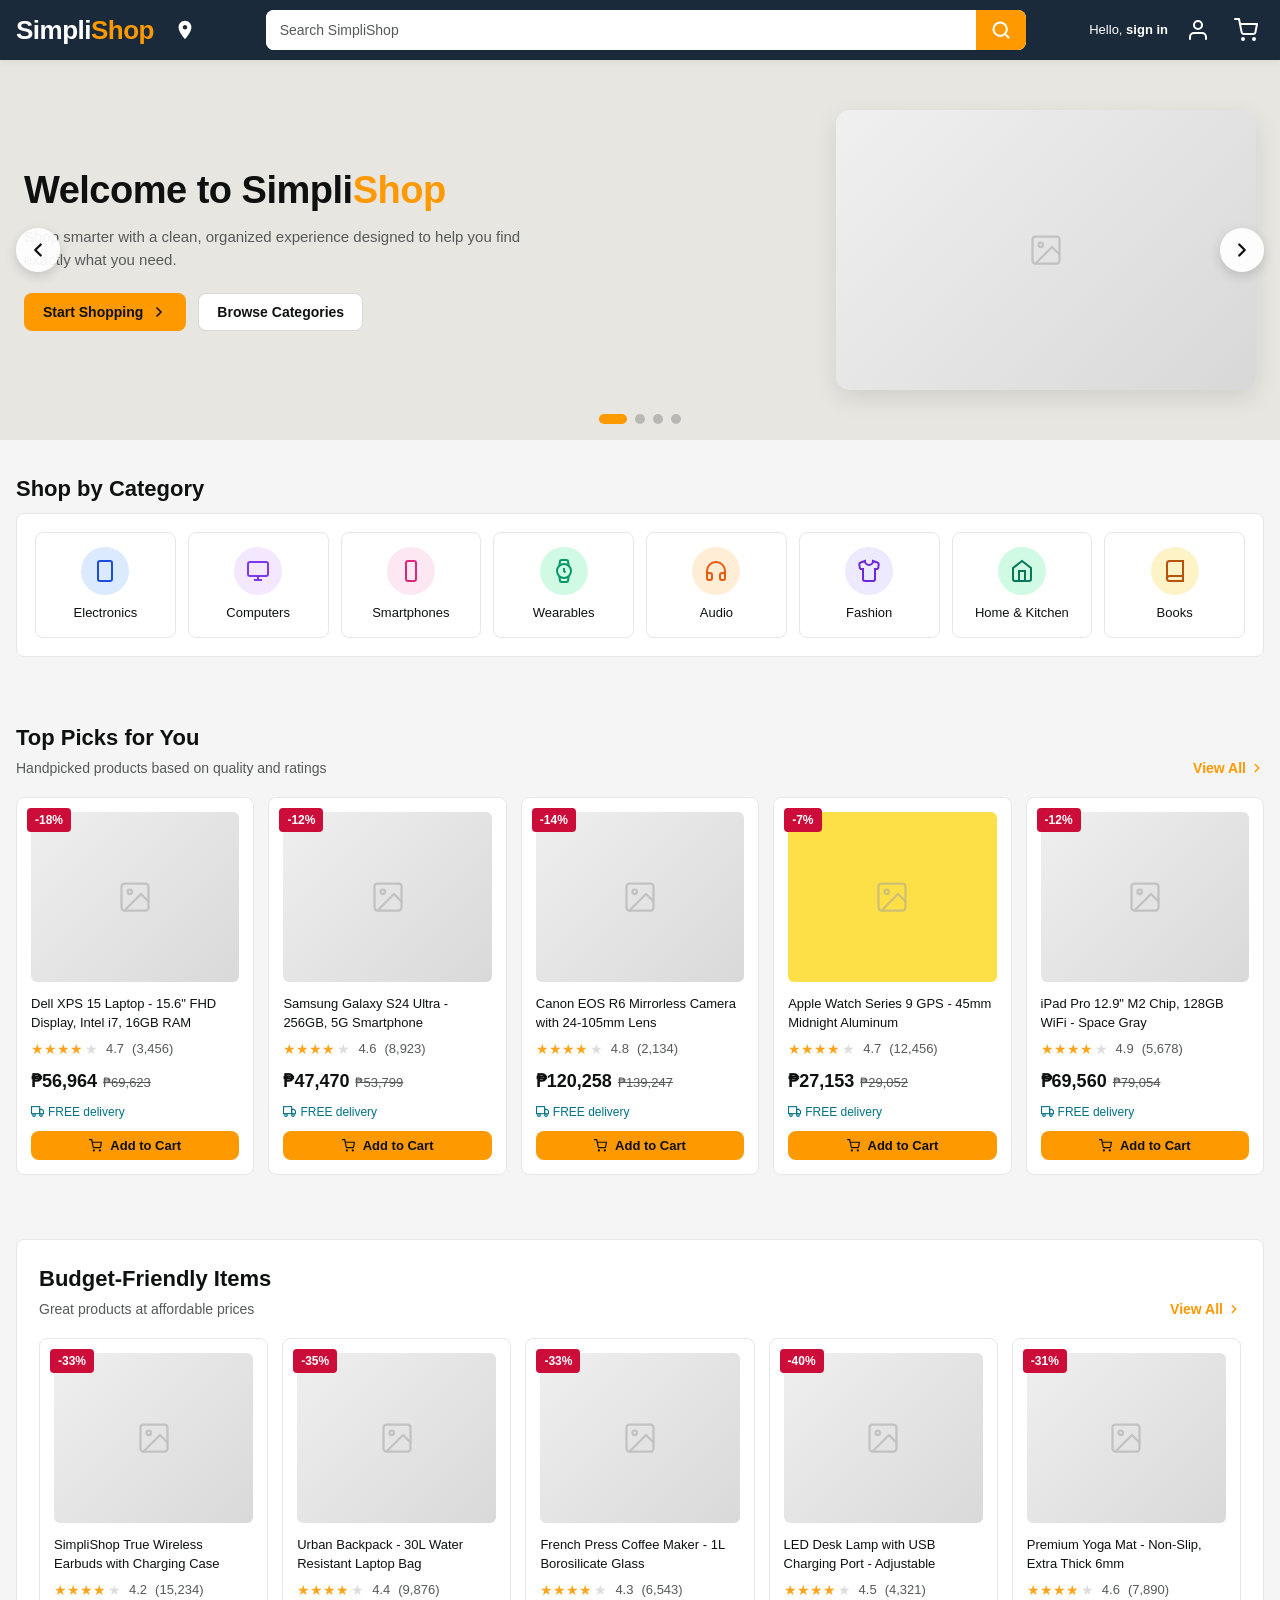
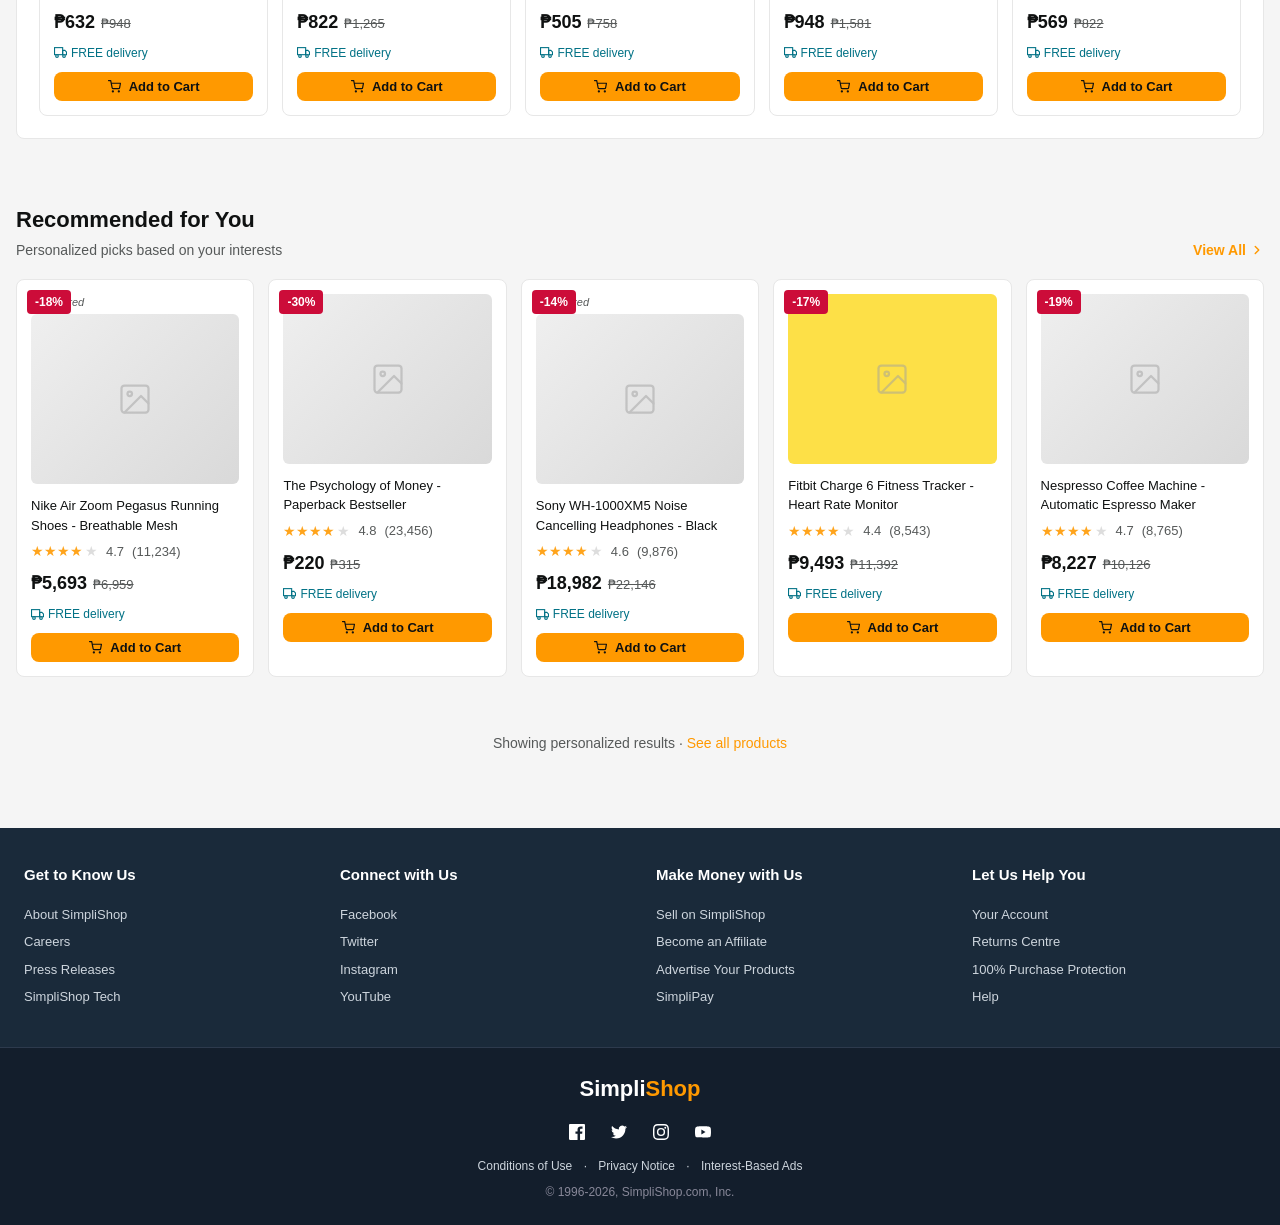
<file: index.html>
<!DOCTYPE html>
<html lang="en">
<head>
<meta charset="UTF-8" />
<meta name="viewport" content="width=device-width, initial-scale=1.0" />
<title>SimpliShop - Shop smarter</title>
<link rel="stylesheet" href="css/styles.css" />
<link rel="stylesheet" href="css/pages.css" />
</head>
<body>
  <header class="header">
    <div class="header-inner">
      <a href="index.html" class="logo">Simpli<span class="logo-shop">Shop</span></a>
      <button class="location-pin" aria-label="Location">
        <svg width="22" height="22" viewBox="0 0 24 24" fill="white"><path d="M12 2C8.13 2 5 5.13 5 9c0 5.25 7 13 7 13s7-7.75 7-13c0-3.87-3.13-7-7-7zm0 9.5c-1.38 0-2.5-1.12-2.5-2.5s1.12-2.5 2.5-2.5 2.5 1.12 2.5 2.5-1.12 2.5-2.5 2.5z"/></svg>
      </button>
      <div class="search-bar">
        <input type="text" placeholder="Search SimpliShop" autocomplete="off" aria-label="Search">
        <button aria-label="Search">
          <svg width="20" height="20" viewBox="0 0 24 24" fill="none" stroke="white" stroke-width="2.5" stroke-linecap="round" stroke-linejoin="round"><circle cx="11" cy="11" r="8"/><line x1="21" y1="21" x2="16.65" y2="16.65"/></svg>
        </button>
      </div>
      <div class="header-right">
        <div class="header-greeting">Hello, <a href="signin.html">sign in</a></div>
        <a href="signin.html" class="icon-btn account-link" aria-label="Account">
          <svg width="24" height="24" viewBox="0 0 24 24" fill="none" stroke="currentColor" stroke-width="2" stroke-linecap="round" stroke-linejoin="round"><path d="M20 21v-2a4 4 0 0 0-4-4H8a4 4 0 0 0-4 4v2"/><circle cx="12" cy="7" r="4"/></svg>
        </a>
        <a href="cart.html" class="icon-btn" aria-label="Cart">
          <svg width="24" height="24" viewBox="0 0 24 24" fill="none" stroke="currentColor" stroke-width="2" stroke-linecap="round" stroke-linejoin="round"><circle cx="9" cy="21" r="1"/><circle cx="20" cy="21" r="1"/><path d="M1 1h4l2.68 13.39a2 2 0 0 0 2 1.61h9.72a2 2 0 0 0 2-1.61L23 6H6"/></svg>
          <span class="cart-count-badge">0</span>
        </a>
      </div>
    </div>
  </header>

  <!-- Hero Banner -->
  <section class="hero-carousel" data-carousel data-autoplay="5000">
    <div class="carousel-track">

      <div class="carousel-slide slide-welcome">
        <div class="carousel-inner">
          <div class="carousel-text">
            <h1>Welcome to Simpli<span>Shop</span></h1>
            <p>Shop smarter with a clean, organized experience designed to help you find exactly what you need.</p>
            <div class="carousel-actions">
              <a href="search-headphones.html" class="btn btn-primary">
                Start Shopping
                <svg width="16" height="16" viewBox="0 0 24 24" fill="none" stroke="currentColor" stroke-width="2.5" stroke-linecap="round" stroke-linejoin="round"><polyline points="9,18 15,12 9,6"/></svg>
              </a>
              <a href="#categories" class="btn btn-outline">Browse Categories</a>
            </div>
          </div>
          <div class="carousel-image">
            <img src="https://images.unsplash.com/photo-1607082348824-0a96f2a4b9da?w=900&h=400&fit=crop" alt="" onerror="this.parentElement.classList.add('img-fallback');this.remove();">
          </div>
        </div>
      </div>

      <div class="carousel-slide slide-shipping">
        <div class="carousel-inner">
          <div class="carousel-text">
            <span class="carousel-eyebrow">Limited Time</span>
            <h1>Check out your new <span>Free Shipping</span> Zone</h1>
            <p>Free delivery on thousands of items across electronics, fashion, home, and more. No minimum order.</p>
            <div class="carousel-actions">
              <a href="search-headphones.html" class="btn btn-primary">
                Shop Free Shipping
                <svg width="16" height="16" viewBox="0 0 24 24" fill="none" stroke="currentColor" stroke-width="2.5" stroke-linecap="round" stroke-linejoin="round"><polyline points="9,18 15,12 9,6"/></svg>
              </a>
            </div>
          </div>
          <div class="carousel-image">
            <img src="https://images.unsplash.com/photo-1607083206869-4c7672e72a8a?w=900&h=400&fit=crop" alt="" onerror="this.parentElement.classList.add('img-fallback');this.remove();">
          </div>
        </div>
      </div>

      <div class="carousel-slide slide-tech">
        <div class="carousel-inner">
          <div class="carousel-text">
            <span class="carousel-eyebrow">Trending Now</span>
            <h1>Latest <span>Tech Gadgets</span> at the best prices</h1>
            <p>Smartphones, laptops, headphones, and more — handpicked deals updated every day.</p>
            <div class="carousel-actions">
              <a href="search-smartphones.html" class="btn btn-primary">
                Browse Smartphones
                <svg width="16" height="16" viewBox="0 0 24 24" fill="none" stroke="currentColor" stroke-width="2.5" stroke-linecap="round" stroke-linejoin="round"><polyline points="9,18 15,12 9,6"/></svg>
              </a>
              <a href="search-headphones.html" class="btn btn-outline">Headphones</a>
            </div>
          </div>
          <div class="carousel-image">
            <img src="https://images.unsplash.com/photo-1468495244123-6c6c332eeece?w=900&h=400&fit=crop" alt="" onerror="this.parentElement.classList.add('img-fallback');this.remove();">
          </div>
        </div>
      </div>

      <div class="carousel-slide slide-fashion">
        <div class="carousel-inner">
          <div class="carousel-text">
            <span class="carousel-eyebrow">New Arrivals</span>
            <h1>Refresh your <span>style</span> this season</h1>
            <p>Discover the latest fashion drops with up to 40% off across hundreds of brands.</p>
            <div class="carousel-actions">
              <a href="search-clothes.html" class="btn btn-primary">
                Shop Fashion
                <svg width="16" height="16" viewBox="0 0 24 24" fill="none" stroke="currentColor" stroke-width="2.5" stroke-linecap="round" stroke-linejoin="round"><polyline points="9,18 15,12 9,6"/></svg>
              </a>
            </div>
          </div>
          <div class="carousel-image">
            <img src="https://images.unsplash.com/photo-1483985988355-763728e1935b?w=900&h=400&fit=crop" alt="" onerror="this.parentElement.classList.add('img-fallback');this.remove();">
          </div>
        </div>
      </div>

    </div>

    <button class="carousel-arrow carousel-prev" aria-label="Previous slide">
      <svg width="22" height="22" viewBox="0 0 24 24" fill="none" stroke="currentColor" stroke-width="2.5" stroke-linecap="round" stroke-linejoin="round"><polyline points="15 18 9 12 15 6"/></svg>
    </button>
    <button class="carousel-arrow carousel-next" aria-label="Next slide">
      <svg width="22" height="22" viewBox="0 0 24 24" fill="none" stroke="currentColor" stroke-width="2.5" stroke-linecap="round" stroke-linejoin="round"><polyline points="9 18 15 12 9 6"/></svg>
    </button>

    <div class="carousel-dots">
      <button class="carousel-dot active" data-slide="0" aria-label="Slide 1"></button>
      <button class="carousel-dot" data-slide="1" aria-label="Slide 2"></button>
      <button class="carousel-dot" data-slide="2" aria-label="Slide 3"></button>
      <button class="carousel-dot" data-slide="3" aria-label="Slide 4"></button>
    </div>
  </section>

  <!-- Categories -->
  <div class="container">
    <section class="section" id="categories">
      <h2>Shop by Category</h2>
      <div class="categories">
        <a href="search-headphones.html" class="category-item">
          <div class="category-icon electronics"><svg width="24" height="24" viewBox="0 0 24 24" fill="none" stroke="currentColor" stroke-width="2"><rect x="5" y="2" width="14" height="20" rx="2" ry="2"/><line x1="12" y1="18" x2="12.01" y2="18"/></svg></div>
          <span>Electronics</span>
        </a>
        <a href="search-headphones.html" class="category-item">
          <div class="category-icon computers"><svg width="24" height="24" viewBox="0 0 24 24" fill="none" stroke="currentColor" stroke-width="2"><rect x="2" y="3" width="20" height="14" rx="2" ry="2"/><line x1="8" y1="21" x2="16" y2="21"/><line x1="12" y1="17" x2="12" y2="21"/></svg></div>
          <span>Computers</span>
        </a>
        <a href="search-smartphones.html" class="category-item">
          <div class="category-icon cameras"><svg width="24" height="24" viewBox="0 0 24 24" fill="none" stroke="currentColor" stroke-width="2"><rect x="7" y="2" width="10" height="20" rx="2"/><line x1="12" y1="18" x2="12" y2="18"/></svg></div>
          <span>Smartphones</span>
        </a>
        <a href="search-headphones.html" class="category-item">
          <div class="category-icon wearables"><svg width="24" height="24" viewBox="0 0 24 24" fill="none" stroke="currentColor" stroke-width="2"><circle cx="12" cy="12" r="7"/><polyline points="12 9 12 12 13.5 13.5"/><path d="M16.51 17.35l-.35 3.83a2 2 0 0 1-2 1.82H9.83a2 2 0 0 1-2-1.82l-.35-3.83m.01-10.7l.35-3.83A2 2 0 0 1 9.83 1h4.35a2 2 0 0 1 2 1.82l.35 3.83"/></svg></div>
          <span>Wearables</span>
        </a>
        <a href="search-headphones.html" class="category-item">
          <div class="category-icon audio"><svg width="24" height="24" viewBox="0 0 24 24" fill="none" stroke="currentColor" stroke-width="2"><path d="M3 18v-6a9 9 0 0 1 18 0v6"/><path d="M21 19a2 2 0 0 1-2 2h-1a2 2 0 0 1-2-2v-3a2 2 0 0 1 2-2h3zM3 19a2 2 0 0 0 2 2h1a2 2 0 0 0 2-2v-3a2 2 0 0 0-2-2H3z"/></svg></div>
          <span>Audio</span>
        </a>
        <a href="search-clothes.html" class="category-item">
          <div class="category-icon fashion"><svg width="24" height="24" viewBox="0 0 24 24" fill="none" stroke="currentColor" stroke-width="2"><path d="M20.38 3.46L16 2a4 4 0 0 1-8 0L3.62 3.46a2 2 0 0 0-1.34 2.23l.58 3.47a1 1 0 0 0 .99.84H6v10c0 1.1.9 2 2 2h8a2 2 0 0 0 2-2V10h2.15a1 1 0 0 0 .99-.84l.58-3.47a2 2 0 0 0-1.34-2.23z"/></svg></div>
          <span>Fashion</span>
        </a>
        <a href="search-headphones.html" class="category-item">
          <div class="category-icon home"><svg width="24" height="24" viewBox="0 0 24 24" fill="none" stroke="currentColor" stroke-width="2"><path d="M3 9l9-7 9 7v11a2 2 0 0 1-2 2H5a2 2 0 0 1-2-2z"/><polyline points="9 22 9 12 15 12 15 22"/></svg></div>
          <span>Home & Kitchen</span>
        </a>
        <a href="search-headphones.html" class="category-item">
          <div class="category-icon books"><svg width="24" height="24" viewBox="0 0 24 24" fill="none" stroke="currentColor" stroke-width="2"><path d="M4 19.5A2.5 2.5 0 0 1 6.5 17H20"/><path d="M6.5 2H20v20H6.5A2.5 2.5 0 0 1 4 19.5v-15A2.5 2.5 0 0 1 6.5 2z"/></svg></div>
          <span>Books</span>
        </a>
      </div>
    </section>

    <section class="section">
      <div class="section-header">
        <div>
          <h2>Top Picks for You</h2>
          <div class="subtitle">Handpicked products based on quality and ratings</div>
        </div>
        <a href="search-headphones.html" class="view-all">View All <svg width="14" height="14" viewBox="0 0 24 24" fill="none" stroke="currentColor" stroke-width="2.5" stroke-linecap="round" stroke-linejoin="round"><polyline points="9,18 15,12 9,6"/></svg></a>
      </div>
      <div class="product-grid">
        <div class="product-card" data-product-id="p-laptop">
          
          <span class="discount-badge">-18%</span>
          <div class="product-image"><img src="https://images.unsplash.com/photo-1496181133206-80ce9b88a853?w=400&h=400&fit=crop" alt="Dell XPS 15 Laptop - 15.6" FHD Display, Intel i7, 16GB RAM" onerror="this.parentElement.classList.add('img-fallback');this.remove();"></div>
          <div class="product-title">Dell XPS 15 Laptop - 15.6" FHD Display, Intel i7, 16GB RAM</div>
          <div class="product-rating">
            <span class="stars">★★★★<span style="color:#ddd">★</span></span>
            <span class="rating-text">4.7</span>
            <span class="review-count">(3,456)</span>
          </div>
          <div class="product-price-row">
            <span class="price">₱56,964</span><span class="price-strike">₱69,623</span>
          </div>
          <div class="free-delivery">
            <svg width="13" height="13" viewBox="0 0 24 24" fill="none" stroke="currentColor" stroke-width="2"><rect x="1" y="3" width="15" height="13"/><polygon points="16 8 20 8 23 11 23 16 16 16 16 8"/><circle cx="5.5" cy="18.5" r="2.5"/><circle cx="18.5" cy="18.5" r="2.5"/></svg>
            FREE delivery
          </div>
          <button class="btn btn-primary btn-sm btn-block" style="margin-top:10px;" data-add-to-cart 
            data-id="p-laptop" data-title="Dell XPS 15 Laptop - 15.6" FHD Display, Intel i7, 16GB RAM" data-price="56964" data-price-strike="69623" data-image="https://images.unsplash.com/photo-1496181133206-80ce9b88a853?w=400&h=400&fit=crop">
            <svg width="13" height="13" viewBox="0 0 24 24" fill="none" stroke="currentColor" stroke-width="2.2" stroke-linecap="round" stroke-linejoin="round"><circle cx="9" cy="21" r="1"/><circle cx="20" cy="21" r="1"/><path d="M1 1h4l2.68 13.39a2 2 0 0 0 2 1.61h9.72a2 2 0 0 0 2-1.61L23 6H6"/></svg>
            Add to Cart
          </button>
        </div><div class="product-card" data-product-id="p-galaxy">
          
          <span class="discount-badge">-12%</span>
          <div class="product-image"><img src="https://images.unsplash.com/photo-1511707171634-5f897ff02aa9?w=400&h=400&fit=crop" alt="Samsung Galaxy S24 Ultra - 256GB, 5G Smartphone" onerror="this.parentElement.classList.add('img-fallback');this.remove();"></div>
          <div class="product-title">Samsung Galaxy S24 Ultra - 256GB, 5G Smartphone</div>
          <div class="product-rating">
            <span class="stars">★★★★<span style="color:#ddd">★</span></span>
            <span class="rating-text">4.6</span>
            <span class="review-count">(8,923)</span>
          </div>
          <div class="product-price-row">
            <span class="price">₱47,470</span><span class="price-strike">₱53,799</span>
          </div>
          <div class="free-delivery">
            <svg width="13" height="13" viewBox="0 0 24 24" fill="none" stroke="currentColor" stroke-width="2"><rect x="1" y="3" width="15" height="13"/><polygon points="16 8 20 8 23 11 23 16 16 16 16 8"/><circle cx="5.5" cy="18.5" r="2.5"/><circle cx="18.5" cy="18.5" r="2.5"/></svg>
            FREE delivery
          </div>
          <button class="btn btn-primary btn-sm btn-block" style="margin-top:10px;" data-add-to-cart 
            data-id="p-galaxy" data-title="Samsung Galaxy S24 Ultra - 256GB, 5G Smartphone" data-price="47470" data-price-strike="53799" data-image="https://images.unsplash.com/photo-1511707171634-5f897ff02aa9?w=400&h=400&fit=crop">
            <svg width="13" height="13" viewBox="0 0 24 24" fill="none" stroke="currentColor" stroke-width="2.2" stroke-linecap="round" stroke-linejoin="round"><circle cx="9" cy="21" r="1"/><circle cx="20" cy="21" r="1"/><path d="M1 1h4l2.68 13.39a2 2 0 0 0 2 1.61h9.72a2 2 0 0 0 2-1.61L23 6H6"/></svg>
            Add to Cart
          </button>
        </div><div class="product-card" data-product-id="p-camera">
          
          <span class="discount-badge">-14%</span>
          <div class="product-image"><img src="https://images.unsplash.com/photo-1502920917128-1aa500764cbd?w=400&h=400&fit=crop" alt="Canon EOS R6 Mirrorless Camera with 24-105mm Lens" onerror="this.parentElement.classList.add('img-fallback');this.remove();"></div>
          <div class="product-title">Canon EOS R6 Mirrorless Camera with 24-105mm Lens</div>
          <div class="product-rating">
            <span class="stars">★★★★<span style="color:#ddd">★</span></span>
            <span class="rating-text">4.8</span>
            <span class="review-count">(2,134)</span>
          </div>
          <div class="product-price-row">
            <span class="price">₱120,258</span><span class="price-strike">₱139,247</span>
          </div>
          <div class="free-delivery">
            <svg width="13" height="13" viewBox="0 0 24 24" fill="none" stroke="currentColor" stroke-width="2"><rect x="1" y="3" width="15" height="13"/><polygon points="16 8 20 8 23 11 23 16 16 16 16 8"/><circle cx="5.5" cy="18.5" r="2.5"/><circle cx="18.5" cy="18.5" r="2.5"/></svg>
            FREE delivery
          </div>
          <button class="btn btn-primary btn-sm btn-block" style="margin-top:10px;" data-add-to-cart 
            data-id="p-camera" data-title="Canon EOS R6 Mirrorless Camera with 24-105mm Lens" data-price="120258" data-price-strike="139247" data-image="https://images.unsplash.com/photo-1502920917128-1aa500764cbd?w=400&h=400&fit=crop">
            <svg width="13" height="13" viewBox="0 0 24 24" fill="none" stroke="currentColor" stroke-width="2.2" stroke-linecap="round" stroke-linejoin="round"><circle cx="9" cy="21" r="1"/><circle cx="20" cy="21" r="1"/><path d="M1 1h4l2.68 13.39a2 2 0 0 0 2 1.61h9.72a2 2 0 0 0 2-1.61L23 6H6"/></svg>
            Add to Cart
          </button>
        </div><div class="product-card with-yellow" data-product-id="p-watch">
          
          <span class="discount-badge">-7%</span>
          <div class="product-image"><img src="https://images.unsplash.com/photo-1546868871-7041f2a55e12?w=400&h=400&fit=crop" alt="Apple Watch Series 9 GPS - 45mm Midnight Aluminum" onerror="this.parentElement.classList.add('img-fallback');this.remove();"></div>
          <div class="product-title">Apple Watch Series 9 GPS - 45mm Midnight Aluminum</div>
          <div class="product-rating">
            <span class="stars">★★★★<span style="color:#ddd">★</span></span>
            <span class="rating-text">4.7</span>
            <span class="review-count">(12,456)</span>
          </div>
          <div class="product-price-row">
            <span class="price">₱27,153</span><span class="price-strike">₱29,052</span>
          </div>
          <div class="free-delivery">
            <svg width="13" height="13" viewBox="0 0 24 24" fill="none" stroke="currentColor" stroke-width="2"><rect x="1" y="3" width="15" height="13"/><polygon points="16 8 20 8 23 11 23 16 16 16 16 8"/><circle cx="5.5" cy="18.5" r="2.5"/><circle cx="18.5" cy="18.5" r="2.5"/></svg>
            FREE delivery
          </div>
          <button class="btn btn-primary btn-sm btn-block" style="margin-top:10px;" data-add-to-cart 
            data-id="p-watch" data-title="Apple Watch Series 9 GPS - 45mm Midnight Aluminum" data-price="27153" data-price-strike="29052" data-image="https://images.unsplash.com/photo-1546868871-7041f2a55e12?w=400&h=400&fit=crop">
            <svg width="13" height="13" viewBox="0 0 24 24" fill="none" stroke="currentColor" stroke-width="2.2" stroke-linecap="round" stroke-linejoin="round"><circle cx="9" cy="21" r="1"/><circle cx="20" cy="21" r="1"/><path d="M1 1h4l2.68 13.39a2 2 0 0 0 2 1.61h9.72a2 2 0 0 0 2-1.61L23 6H6"/></svg>
            Add to Cart
          </button>
        </div><div class="product-card" data-product-id="p-ipad">
          
          <span class="discount-badge">-12%</span>
          <div class="product-image"><img src="https://images.unsplash.com/photo-1544244015-0df4b3ffc6b0?w=400&h=400&fit=crop" alt="iPad Pro 12.9" M2 Chip, 128GB WiFi - Space Gray" onerror="this.parentElement.classList.add('img-fallback');this.remove();"></div>
          <div class="product-title">iPad Pro 12.9" M2 Chip, 128GB WiFi - Space Gray</div>
          <div class="product-rating">
            <span class="stars">★★★★<span style="color:#ddd">★</span></span>
            <span class="rating-text">4.9</span>
            <span class="review-count">(5,678)</span>
          </div>
          <div class="product-price-row">
            <span class="price">₱69,560</span><span class="price-strike">₱79,054</span>
          </div>
          <div class="free-delivery">
            <svg width="13" height="13" viewBox="0 0 24 24" fill="none" stroke="currentColor" stroke-width="2"><rect x="1" y="3" width="15" height="13"/><polygon points="16 8 20 8 23 11 23 16 16 16 16 8"/><circle cx="5.5" cy="18.5" r="2.5"/><circle cx="18.5" cy="18.5" r="2.5"/></svg>
            FREE delivery
          </div>
          <button class="btn btn-primary btn-sm btn-block" style="margin-top:10px;" data-add-to-cart 
            data-id="p-ipad" data-title="iPad Pro 12.9" M2 Chip, 128GB WiFi - Space Gray" data-price="69560" data-price-strike="79054" data-image="https://images.unsplash.com/photo-1544244015-0df4b3ffc6b0?w=400&h=400&fit=crop">
            <svg width="13" height="13" viewBox="0 0 24 24" fill="none" stroke="currentColor" stroke-width="2.2" stroke-linecap="round" stroke-linejoin="round"><circle cx="9" cy="21" r="1"/><circle cx="20" cy="21" r="1"/><path d="M1 1h4l2.68 13.39a2 2 0 0 0 2 1.61h9.72a2 2 0 0 0 2-1.61L23 6H6"/></svg>
            Add to Cart
          </button>
        </div>
      </div>
    </section>

    <section class="section">
      <div class="section-bg-white">
        <div class="section-header">
          <div>
            <h2>Budget-Friendly Items</h2>
            <div class="subtitle">Great products at affordable prices</div>
          </div>
          <a href="search-headphones.html" class="view-all">View All <svg width="14" height="14" viewBox="0 0 24 24" fill="none" stroke="currentColor" stroke-width="2.5" stroke-linecap="round" stroke-linejoin="round"><polyline points="9,18 15,12 9,6"/></svg></a>
        </div>
        <div class="product-grid">
          <div class="product-card" data-product-id="p-earbuds">
          
          <span class="discount-badge">-33%</span>
          <div class="product-image"><img src="https://images.unsplash.com/photo-1606220588913-b3aacb4d2f46?w=400&h=400&fit=crop" alt="SimpliShop True Wireless Earbuds with Charging Case" onerror="this.parentElement.classList.add('img-fallback');this.remove();"></div>
          <div class="product-title">SimpliShop True Wireless Earbuds with Charging Case</div>
          <div class="product-rating">
            <span class="stars">★★★★<span style="color:#ddd">★</span></span>
            <span class="rating-text">4.2</span>
            <span class="review-count">(15,234)</span>
          </div>
          <div class="product-price-row">
            <span class="price">₱632</span><span class="price-strike">₱948</span>
          </div>
          <div class="free-delivery">
            <svg width="13" height="13" viewBox="0 0 24 24" fill="none" stroke="currentColor" stroke-width="2"><rect x="1" y="3" width="15" height="13"/><polygon points="16 8 20 8 23 11 23 16 16 16 16 8"/><circle cx="5.5" cy="18.5" r="2.5"/><circle cx="18.5" cy="18.5" r="2.5"/></svg>
            FREE delivery
          </div>
          <button class="btn btn-primary btn-sm btn-block" style="margin-top:10px;" data-add-to-cart 
            data-id="p-earbuds" data-title="SimpliShop True Wireless Earbuds with Charging Case" data-price="632" data-price-strike="948" data-image="https://images.unsplash.com/photo-1606220588913-b3aacb4d2f46?w=400&h=400&fit=crop">
            <svg width="13" height="13" viewBox="0 0 24 24" fill="none" stroke="currentColor" stroke-width="2.2" stroke-linecap="round" stroke-linejoin="round"><circle cx="9" cy="21" r="1"/><circle cx="20" cy="21" r="1"/><path d="M1 1h4l2.68 13.39a2 2 0 0 0 2 1.61h9.72a2 2 0 0 0 2-1.61L23 6H6"/></svg>
            Add to Cart
          </button>
        </div><div class="product-card" data-product-id="p-backpack">
          
          <span class="discount-badge">-35%</span>
          <div class="product-image"><img src="https://images.unsplash.com/photo-1553062407-98eeb64c6a62?w=400&h=400&fit=crop" alt="Urban Backpack - 30L Water Resistant Laptop Bag" onerror="this.parentElement.classList.add('img-fallback');this.remove();"></div>
          <div class="product-title">Urban Backpack - 30L Water Resistant Laptop Bag</div>
          <div class="product-rating">
            <span class="stars">★★★★<span style="color:#ddd">★</span></span>
            <span class="rating-text">4.4</span>
            <span class="review-count">(9,876)</span>
          </div>
          <div class="product-price-row">
            <span class="price">₱822</span><span class="price-strike">₱1,265</span>
          </div>
          <div class="free-delivery">
            <svg width="13" height="13" viewBox="0 0 24 24" fill="none" stroke="currentColor" stroke-width="2"><rect x="1" y="3" width="15" height="13"/><polygon points="16 8 20 8 23 11 23 16 16 16 16 8"/><circle cx="5.5" cy="18.5" r="2.5"/><circle cx="18.5" cy="18.5" r="2.5"/></svg>
            FREE delivery
          </div>
          <button class="btn btn-primary btn-sm btn-block" style="margin-top:10px;" data-add-to-cart 
            data-id="p-backpack" data-title="Urban Backpack - 30L Water Resistant Laptop Bag" data-price="822" data-price-strike="1265" data-image="https://images.unsplash.com/photo-1553062407-98eeb64c6a62?w=400&h=400&fit=crop">
            <svg width="13" height="13" viewBox="0 0 24 24" fill="none" stroke="currentColor" stroke-width="2.2" stroke-linecap="round" stroke-linejoin="round"><circle cx="9" cy="21" r="1"/><circle cx="20" cy="21" r="1"/><path d="M1 1h4l2.68 13.39a2 2 0 0 0 2 1.61h9.72a2 2 0 0 0 2-1.61L23 6H6"/></svg>
            Add to Cart
          </button>
        </div><div class="product-card" data-product-id="p-press">
          
          <span class="discount-badge">-33%</span>
          <div class="product-image"><img src="https://images.unsplash.com/photo-1495474472287-4d71bcdd2085?w=400&h=400&fit=crop" alt="French Press Coffee Maker - 1L Borosilicate Glass" onerror="this.parentElement.classList.add('img-fallback');this.remove();"></div>
          <div class="product-title">French Press Coffee Maker - 1L Borosilicate Glass</div>
          <div class="product-rating">
            <span class="stars">★★★★<span style="color:#ddd">★</span></span>
            <span class="rating-text">4.3</span>
            <span class="review-count">(6,543)</span>
          </div>
          <div class="product-price-row">
            <span class="price">₱505</span><span class="price-strike">₱758</span>
          </div>
          <div class="free-delivery">
            <svg width="13" height="13" viewBox="0 0 24 24" fill="none" stroke="currentColor" stroke-width="2"><rect x="1" y="3" width="15" height="13"/><polygon points="16 8 20 8 23 11 23 16 16 16 16 8"/><circle cx="5.5" cy="18.5" r="2.5"/><circle cx="18.5" cy="18.5" r="2.5"/></svg>
            FREE delivery
          </div>
          <button class="btn btn-primary btn-sm btn-block" style="margin-top:10px;" data-add-to-cart 
            data-id="p-press" data-title="French Press Coffee Maker - 1L Borosilicate Glass" data-price="505" data-price-strike="758" data-image="https://images.unsplash.com/photo-1495474472287-4d71bcdd2085?w=400&h=400&fit=crop">
            <svg width="13" height="13" viewBox="0 0 24 24" fill="none" stroke="currentColor" stroke-width="2.2" stroke-linecap="round" stroke-linejoin="round"><circle cx="9" cy="21" r="1"/><circle cx="20" cy="21" r="1"/><path d="M1 1h4l2.68 13.39a2 2 0 0 0 2 1.61h9.72a2 2 0 0 0 2-1.61L23 6H6"/></svg>
            Add to Cart
          </button>
        </div><div class="product-card" data-product-id="p-lamp">
          
          <span class="discount-badge">-40%</span>
          <div class="product-image"><img src="https://images.unsplash.com/photo-1565538810643-b5bdb714032a?w=400&h=400&fit=crop" alt="LED Desk Lamp with USB Charging Port - Adjustable" onerror="this.parentElement.classList.add('img-fallback');this.remove();"></div>
          <div class="product-title">LED Desk Lamp with USB Charging Port - Adjustable</div>
          <div class="product-rating">
            <span class="stars">★★★★<span style="color:#ddd">★</span></span>
            <span class="rating-text">4.5</span>
            <span class="review-count">(4,321)</span>
          </div>
          <div class="product-price-row">
            <span class="price">₱948</span><span class="price-strike">₱1,581</span>
          </div>
          <div class="free-delivery">
            <svg width="13" height="13" viewBox="0 0 24 24" fill="none" stroke="currentColor" stroke-width="2"><rect x="1" y="3" width="15" height="13"/><polygon points="16 8 20 8 23 11 23 16 16 16 16 8"/><circle cx="5.5" cy="18.5" r="2.5"/><circle cx="18.5" cy="18.5" r="2.5"/></svg>
            FREE delivery
          </div>
          <button class="btn btn-primary btn-sm btn-block" style="margin-top:10px;" data-add-to-cart 
            data-id="p-lamp" data-title="LED Desk Lamp with USB Charging Port - Adjustable" data-price="948" data-price-strike="1581" data-image="https://images.unsplash.com/photo-1565538810643-b5bdb714032a?w=400&h=400&fit=crop">
            <svg width="13" height="13" viewBox="0 0 24 24" fill="none" stroke="currentColor" stroke-width="2.2" stroke-linecap="round" stroke-linejoin="round"><circle cx="9" cy="21" r="1"/><circle cx="20" cy="21" r="1"/><path d="M1 1h4l2.68 13.39a2 2 0 0 0 2 1.61h9.72a2 2 0 0 0 2-1.61L23 6H6"/></svg>
            Add to Cart
          </button>
        </div><div class="product-card" data-product-id="p-yoga">
          
          <span class="discount-badge">-31%</span>
          <div class="product-image"><img src="https://images.unsplash.com/photo-1601925260368-ae2f83cf8b7f?w=400&h=400&fit=crop" alt="Premium Yoga Mat - Non-Slip, Extra Thick 6mm" onerror="this.parentElement.classList.add('img-fallback');this.remove();"></div>
          <div class="product-title">Premium Yoga Mat - Non-Slip, Extra Thick 6mm</div>
          <div class="product-rating">
            <span class="stars">★★★★<span style="color:#ddd">★</span></span>
            <span class="rating-text">4.6</span>
            <span class="review-count">(7,890)</span>
          </div>
          <div class="product-price-row">
            <span class="price">₱569</span><span class="price-strike">₱822</span>
          </div>
          <div class="free-delivery">
            <svg width="13" height="13" viewBox="0 0 24 24" fill="none" stroke="currentColor" stroke-width="2"><rect x="1" y="3" width="15" height="13"/><polygon points="16 8 20 8 23 11 23 16 16 16 16 8"/><circle cx="5.5" cy="18.5" r="2.5"/><circle cx="18.5" cy="18.5" r="2.5"/></svg>
            FREE delivery
          </div>
          <button class="btn btn-primary btn-sm btn-block" style="margin-top:10px;" data-add-to-cart 
            data-id="p-yoga" data-title="Premium Yoga Mat - Non-Slip, Extra Thick 6mm" data-price="569" data-price-strike="822" data-image="https://images.unsplash.com/photo-1601925260368-ae2f83cf8b7f?w=400&h=400&fit=crop">
            <svg width="13" height="13" viewBox="0 0 24 24" fill="none" stroke="currentColor" stroke-width="2.2" stroke-linecap="round" stroke-linejoin="round"><circle cx="9" cy="21" r="1"/><circle cx="20" cy="21" r="1"/><path d="M1 1h4l2.68 13.39a2 2 0 0 0 2 1.61h9.72a2 2 0 0 0 2-1.61L23 6H6"/></svg>
            Add to Cart
          </button>
        </div>
        </div>
      </div>
    </section>

    <section class="section">
      <div class="section-header">
        <div>
          <h2>Recommended for You</h2>
          <div class="subtitle">Personalized picks based on your interests</div>
        </div>
        <a href="search-headphones.html" class="view-all">View All <svg width="14" height="14" viewBox="0 0 24 24" fill="none" stroke="currentColor" stroke-width="2.5" stroke-linecap="round" stroke-linejoin="round"><polyline points="9,18 15,12 9,6"/></svg></a>
      </div>
      <div class="product-grid">
        <div class="product-card" data-product-id="p-shoes">
          <div class="sponsored-label">Sponsored</div>
          <span class="discount-badge">-18%</span>
          <div class="product-image"><img src="https://images.unsplash.com/photo-1542291026-7eec264c27ff?w=400&h=400&fit=crop" alt="Nike Air Zoom Pegasus Running Shoes - Breathable Mesh" onerror="this.parentElement.classList.add('img-fallback');this.remove();"></div>
          <div class="product-title">Nike Air Zoom Pegasus Running Shoes - Breathable Mesh</div>
          <div class="product-rating">
            <span class="stars">★★★★<span style="color:#ddd">★</span></span>
            <span class="rating-text">4.7</span>
            <span class="review-count">(11,234)</span>
          </div>
          <div class="product-price-row">
            <span class="price">₱5,693</span><span class="price-strike">₱6,959</span>
          </div>
          <div class="free-delivery">
            <svg width="13" height="13" viewBox="0 0 24 24" fill="none" stroke="currentColor" stroke-width="2"><rect x="1" y="3" width="15" height="13"/><polygon points="16 8 20 8 23 11 23 16 16 16 16 8"/><circle cx="5.5" cy="18.5" r="2.5"/><circle cx="18.5" cy="18.5" r="2.5"/></svg>
            FREE delivery
          </div>
          <button class="btn btn-primary btn-sm btn-block" style="margin-top:10px;" data-add-to-cart 
            data-id="p-shoes" data-title="Nike Air Zoom Pegasus Running Shoes - Breathable Mesh" data-price="5693" data-price-strike="6959" data-image="https://images.unsplash.com/photo-1542291026-7eec264c27ff?w=400&h=400&fit=crop">
            <svg width="13" height="13" viewBox="0 0 24 24" fill="none" stroke="currentColor" stroke-width="2.2" stroke-linecap="round" stroke-linejoin="round"><circle cx="9" cy="21" r="1"/><circle cx="20" cy="21" r="1"/><path d="M1 1h4l2.68 13.39a2 2 0 0 0 2 1.61h9.72a2 2 0 0 0 2-1.61L23 6H6"/></svg>
            Add to Cart
          </button>
        </div><div class="product-card" data-product-id="p-book">
          
          <span class="discount-badge">-30%</span>
          <div class="product-image"><img src="https://images.unsplash.com/photo-1544947950-fa07a98d237f?w=400&h=400&fit=crop" alt="The Psychology of Money - Paperback Bestseller" onerror="this.parentElement.classList.add('img-fallback');this.remove();"></div>
          <div class="product-title">The Psychology of Money - Paperback Bestseller</div>
          <div class="product-rating">
            <span class="stars">★★★★<span style="color:#ddd">★</span></span>
            <span class="rating-text">4.8</span>
            <span class="review-count">(23,456)</span>
          </div>
          <div class="product-price-row">
            <span class="price">₱220</span><span class="price-strike">₱315</span>
          </div>
          <div class="free-delivery">
            <svg width="13" height="13" viewBox="0 0 24 24" fill="none" stroke="currentColor" stroke-width="2"><rect x="1" y="3" width="15" height="13"/><polygon points="16 8 20 8 23 11 23 16 16 16 16 8"/><circle cx="5.5" cy="18.5" r="2.5"/><circle cx="18.5" cy="18.5" r="2.5"/></svg>
            FREE delivery
          </div>
          <button class="btn btn-primary btn-sm btn-block" style="margin-top:10px;" data-add-to-cart 
            data-id="p-book" data-title="The Psychology of Money - Paperback Bestseller" data-price="220" data-price-strike="315" data-image="https://images.unsplash.com/photo-1544947950-fa07a98d237f?w=400&h=400&fit=crop">
            <svg width="13" height="13" viewBox="0 0 24 24" fill="none" stroke="currentColor" stroke-width="2.2" stroke-linecap="round" stroke-linejoin="round"><circle cx="9" cy="21" r="1"/><circle cx="20" cy="21" r="1"/><path d="M1 1h4l2.68 13.39a2 2 0 0 0 2 1.61h9.72a2 2 0 0 0 2-1.61L23 6H6"/></svg>
            Add to Cart
          </button>
        </div><div class="product-card" data-product-id="p-sony">
          <div class="sponsored-label">Sponsored</div>
          <span class="discount-badge">-14%</span>
          <div class="product-image"><img src="https://images.unsplash.com/photo-1583394838336-acd977736f90?w=400&h=400&fit=crop" alt="Sony WH-1000XM5 Noise Cancelling Headphones - Black" onerror="this.parentElement.classList.add('img-fallback');this.remove();"></div>
          <div class="product-title">Sony WH-1000XM5 Noise Cancelling Headphones - Black</div>
          <div class="product-rating">
            <span class="stars">★★★★<span style="color:#ddd">★</span></span>
            <span class="rating-text">4.6</span>
            <span class="review-count">(9,876)</span>
          </div>
          <div class="product-price-row">
            <span class="price">₱18,982</span><span class="price-strike">₱22,146</span>
          </div>
          <div class="free-delivery">
            <svg width="13" height="13" viewBox="0 0 24 24" fill="none" stroke="currentColor" stroke-width="2"><rect x="1" y="3" width="15" height="13"/><polygon points="16 8 20 8 23 11 23 16 16 16 16 8"/><circle cx="5.5" cy="18.5" r="2.5"/><circle cx="18.5" cy="18.5" r="2.5"/></svg>
            FREE delivery
          </div>
          <button class="btn btn-primary btn-sm btn-block" style="margin-top:10px;" data-add-to-cart 
            data-id="p-sony" data-title="Sony WH-1000XM5 Noise Cancelling Headphones - Black" data-price="18982" data-price-strike="22146" data-image="https://images.unsplash.com/photo-1583394838336-acd977736f90?w=400&h=400&fit=crop">
            <svg width="13" height="13" viewBox="0 0 24 24" fill="none" stroke="currentColor" stroke-width="2.2" stroke-linecap="round" stroke-linejoin="round"><circle cx="9" cy="21" r="1"/><circle cx="20" cy="21" r="1"/><path d="M1 1h4l2.68 13.39a2 2 0 0 0 2 1.61h9.72a2 2 0 0 0 2-1.61L23 6H6"/></svg>
            Add to Cart
          </button>
        </div><div class="product-card with-yellow" data-product-id="p-fitbit">
          
          <span class="discount-badge">-17%</span>
          <div class="product-image"><img src="https://images.unsplash.com/photo-1575311373937-040b8e1fd5b6?w=400&h=400&fit=crop" alt="Fitbit Charge 6 Fitness Tracker - Heart Rate Monitor" onerror="this.parentElement.classList.add('img-fallback');this.remove();"></div>
          <div class="product-title">Fitbit Charge 6 Fitness Tracker - Heart Rate Monitor</div>
          <div class="product-rating">
            <span class="stars">★★★★<span style="color:#ddd">★</span></span>
            <span class="rating-text">4.4</span>
            <span class="review-count">(8,543)</span>
          </div>
          <div class="product-price-row">
            <span class="price">₱9,493</span><span class="price-strike">₱11,392</span>
          </div>
          <div class="free-delivery">
            <svg width="13" height="13" viewBox="0 0 24 24" fill="none" stroke="currentColor" stroke-width="2"><rect x="1" y="3" width="15" height="13"/><polygon points="16 8 20 8 23 11 23 16 16 16 16 8"/><circle cx="5.5" cy="18.5" r="2.5"/><circle cx="18.5" cy="18.5" r="2.5"/></svg>
            FREE delivery
          </div>
          <button class="btn btn-primary btn-sm btn-block" style="margin-top:10px;" data-add-to-cart 
            data-id="p-fitbit" data-title="Fitbit Charge 6 Fitness Tracker - Heart Rate Monitor" data-price="9493" data-price-strike="11392" data-image="https://images.unsplash.com/photo-1575311373937-040b8e1fd5b6?w=400&h=400&fit=crop">
            <svg width="13" height="13" viewBox="0 0 24 24" fill="none" stroke="currentColor" stroke-width="2.2" stroke-linecap="round" stroke-linejoin="round"><circle cx="9" cy="21" r="1"/><circle cx="20" cy="21" r="1"/><path d="M1 1h4l2.68 13.39a2 2 0 0 0 2 1.61h9.72a2 2 0 0 0 2-1.61L23 6H6"/></svg>
            Add to Cart
          </button>
        </div><div class="product-card" data-product-id="p-coffee">
          
          <span class="discount-badge">-19%</span>
          <div class="product-image"><img src="https://images.unsplash.com/photo-1610375461246-83df859d849d?w=400&h=400&fit=crop" alt="Nespresso Coffee Machine - Automatic Espresso Maker" onerror="this.parentElement.classList.add('img-fallback');this.remove();"></div>
          <div class="product-title">Nespresso Coffee Machine - Automatic Espresso Maker</div>
          <div class="product-rating">
            <span class="stars">★★★★<span style="color:#ddd">★</span></span>
            <span class="rating-text">4.7</span>
            <span class="review-count">(8,765)</span>
          </div>
          <div class="product-price-row">
            <span class="price">₱8,227</span><span class="price-strike">₱10,126</span>
          </div>
          <div class="free-delivery">
            <svg width="13" height="13" viewBox="0 0 24 24" fill="none" stroke="currentColor" stroke-width="2"><rect x="1" y="3" width="15" height="13"/><polygon points="16 8 20 8 23 11 23 16 16 16 16 8"/><circle cx="5.5" cy="18.5" r="2.5"/><circle cx="18.5" cy="18.5" r="2.5"/></svg>
            FREE delivery
          </div>
          <button class="btn btn-primary btn-sm btn-block" style="margin-top:10px;" data-add-to-cart 
            data-id="p-coffee" data-title="Nespresso Coffee Machine - Automatic Espresso Maker" data-price="8227" data-price-strike="10126" data-image="https://images.unsplash.com/photo-1610375461246-83df859d849d?w=400&h=400&fit=crop">
            <svg width="13" height="13" viewBox="0 0 24 24" fill="none" stroke="currentColor" stroke-width="2.2" stroke-linecap="round" stroke-linejoin="round"><circle cx="9" cy="21" r="1"/><circle cx="20" cy="21" r="1"/><path d="M1 1h4l2.68 13.39a2 2 0 0 0 2 1.61h9.72a2 2 0 0 0 2-1.61L23 6H6"/></svg>
            Add to Cart
          </button>
        </div>
      </div>
    </section>

    <div class="bottom-info">
      Showing personalized results · <a href="search-headphones.html">See all products</a>
    </div>
  </div>

  <footer class="footer">
    <div class="footer-top">
      <div class="footer-col">
        <h4>Get to Know Us</h4>
        <a href="#">About SimpliShop</a>
        <a href="#">Careers</a>
        <a href="#">Press Releases</a>
        <a href="#">SimpliShop Tech</a>
      </div>
      <div class="footer-col">
        <h4>Connect with Us</h4>
        <a href="#">Facebook</a>
        <a href="#">Twitter</a>
        <a href="#">Instagram</a>
        <a href="#">YouTube</a>
      </div>
      <div class="footer-col">
        <h4>Make Money with Us</h4>
        <a href="#">Sell on SimpliShop</a>
        <a href="#">Become an Affiliate</a>
        <a href="#">Advertise Your Products</a>
        <a href="#">SimpliPay</a>
      </div>
      <div class="footer-col">
        <h4>Let Us Help You</h4>
        <a href="#">Your Account</a>
        <a href="#">Returns Centre</a>
        <a href="#">100% Purchase Protection</a>
        <a href="#">Help</a>
      </div>
    </div>
    <div class="footer-bottom">
      <div class="footer-logo">Simpli<span>Shop</span></div>
      <div class="footer-social">
        <a href="#" aria-label="Facebook"><svg width="16" height="16" viewBox="0 0 24 24" fill="currentColor"><path d="M22.675 0H1.325C.593 0 0 .593 0 1.325v21.351C0 23.408.593 24 1.325 24H12.82v-9.294H9.692v-3.622h3.128V8.413c0-3.1 1.893-4.788 4.659-4.788 1.325 0 2.463.099 2.795.143v3.24l-1.918.001c-1.504 0-1.795.715-1.795 1.763v2.313h3.587l-.467 3.622h-3.12V24h6.116c.73 0 1.323-.592 1.323-1.325V1.325C24 .593 23.407 0 22.675 0z"/></svg></a>
        <a href="#" aria-label="Twitter"><svg width="16" height="16" viewBox="0 0 24 24" fill="currentColor"><path d="M23.953 4.57a10 10 0 01-2.825.775 4.958 4.958 0 002.163-2.723c-.951.555-2.005.959-3.127 1.184a4.92 4.92 0 00-8.384 4.482C7.69 8.095 4.067 6.13 1.64 3.162a4.822 4.822 0 00-.666 2.475c0 1.71.87 3.213 2.188 4.096a4.904 4.904 0 01-2.228-.616v.06a4.923 4.923 0 003.946 4.827 4.996 4.996 0 01-2.212.085 4.936 4.936 0 004.604 3.417 9.867 9.867 0 01-6.102 2.105c-.39 0-.779-.023-1.17-.067a13.995 13.995 0 007.557 2.209c9.053 0 13.998-7.496 13.998-13.985 0-.21 0-.42-.015-.63A9.935 9.935 0 0024 4.59z"/></svg></a>
        <a href="#" aria-label="Instagram"><svg width="16" height="16" viewBox="0 0 24 24" fill="currentColor"><path d="M12 2.163c3.204 0 3.584.012 4.85.07 3.252.148 4.771 1.691 4.919 4.919.058 1.265.069 1.645.069 4.849 0 3.205-.012 3.584-.069 4.849-.149 3.225-1.664 4.771-4.919 4.919-1.266.058-1.644.07-4.85.07-3.204 0-3.584-.012-4.849-.07-3.26-.149-4.771-1.699-4.919-4.92-.058-1.265-.07-1.644-.07-4.849 0-3.204.013-3.583.07-4.849.149-3.227 1.664-4.771 4.919-4.919 1.266-.057 1.645-.069 4.849-.069zM12 0C8.741 0 8.333.014 7.053.072 2.695.272.273 2.69.073 7.052.014 8.333 0 8.741 0 12c0 3.259.014 3.668.072 4.948.2 4.358 2.618 6.78 6.98 6.98C8.333 23.986 8.741 24 12 24c3.259 0 3.668-.014 4.948-.072 4.354-.2 6.782-2.618 6.979-6.98.059-1.28.073-1.689.073-4.948 0-3.259-.014-3.667-.072-4.947-.196-4.354-2.617-6.78-6.979-6.98C15.668.014 15.259 0 12 0zm0 5.838a6.162 6.162 0 100 12.324 6.162 6.162 0 000-12.324zM12 16a4 4 0 110-8 4 4 0 010 8zm6.406-11.845a1.44 1.44 0 100 2.881 1.44 1.44 0 000-2.881z"/></svg></a>
        <a href="#" aria-label="YouTube"><svg width="16" height="16" viewBox="0 0 24 24" fill="currentColor"><path d="M23.498 6.186a3.016 3.016 0 0 0-2.122-2.136C19.505 3.545 12 3.545 12 3.545s-7.505 0-9.377.505A3.017 3.017 0 0 0 .502 6.186C0 8.07 0 12 0 12s0 3.93.502 5.814a3.016 3.016 0 0 0 2.122 2.136c1.871.505 9.376.505 9.376.505s7.505 0 9.377-.505a3.015 3.015 0 0 0 2.122-2.136C24 15.93 24 12 24 12s0-3.93-.502-5.814zM9.545 15.568V8.432L15.818 12l-6.273 3.568z"/></svg></a>
      </div>
      <div class="footer-links-bottom">
        <a href="#">Conditions of Use</a> ·
        <a href="#">Privacy Notice</a> ·
        <a href="#">Interest-Based Ads</a>
      </div>
      <div class="footer-copyright">© 1996-2026, SimpliShop.com, Inc.</div>
    </div>
  </footer>

  <script src="js/script.js"></script>
</body>
</html>
</file>
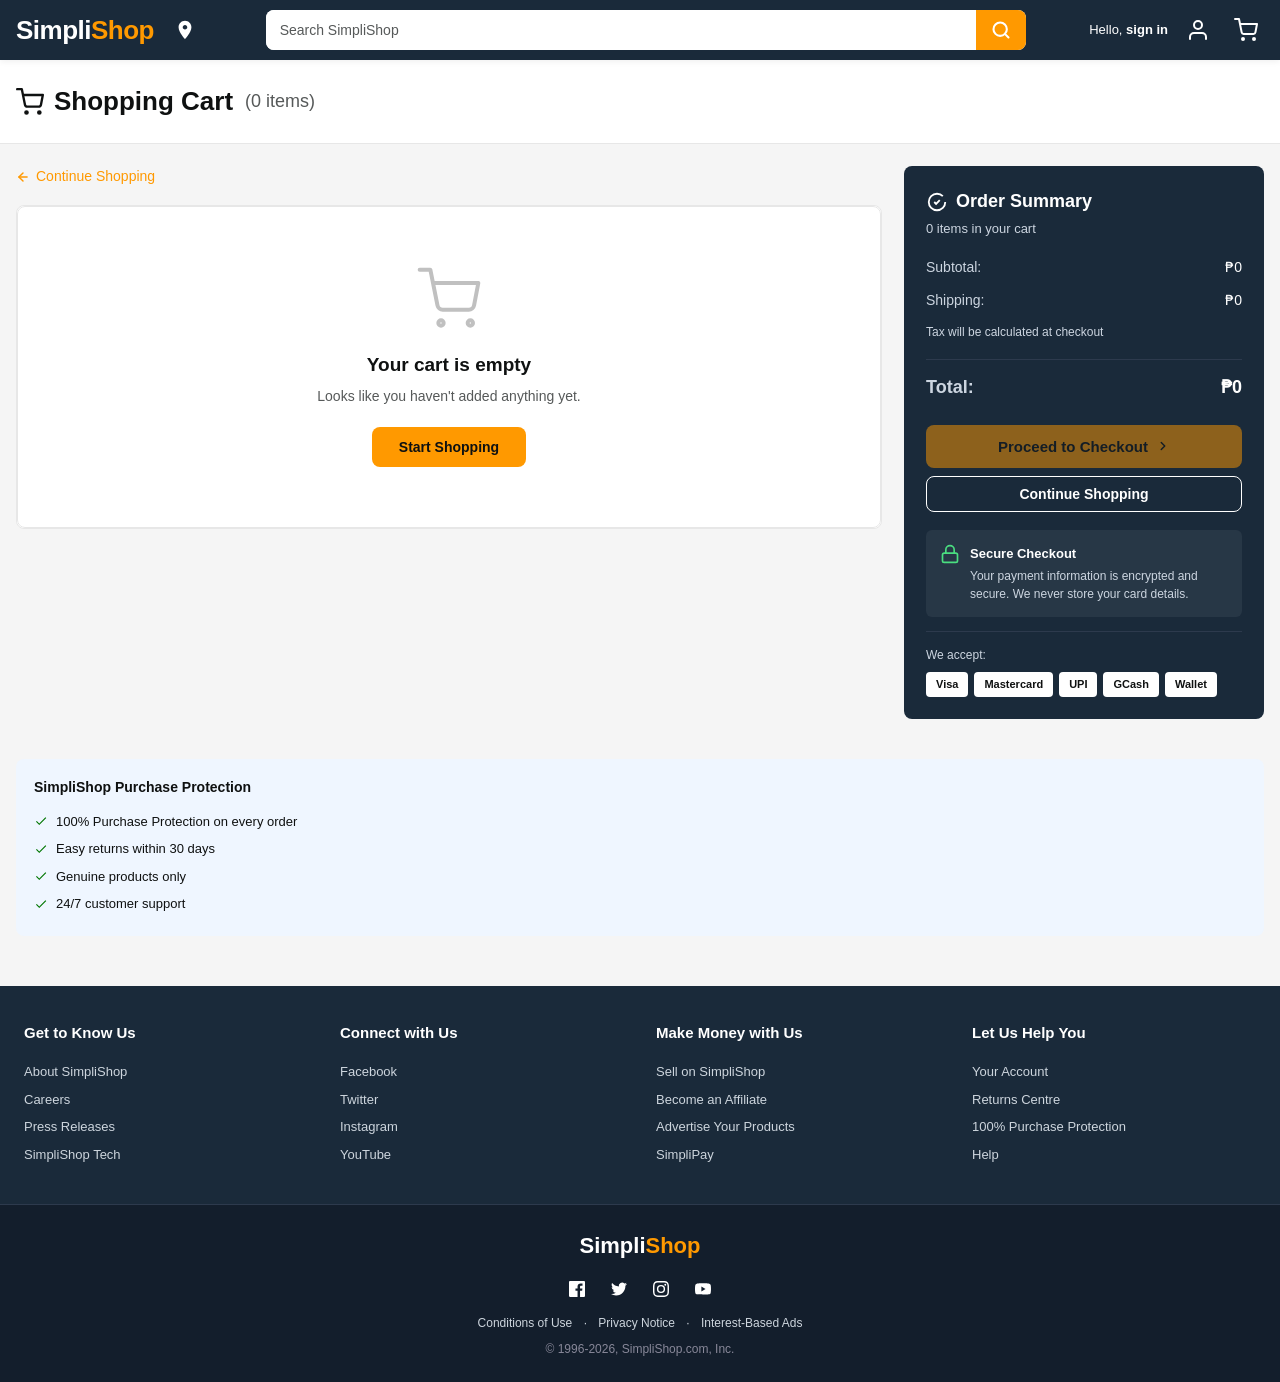
<file: cart.html>
<!DOCTYPE html>
<html lang="en">
<head>
<meta charset="UTF-8" />
<meta name="viewport" content="width=device-width, initial-scale=1.0" />
<title>Shopping Cart - SimpliShop</title>
<link rel="stylesheet" href="css/styles.css" />
<link rel="stylesheet" href="css/pages.css" />
</head>
<body>
  <header class="header">
    <div class="header-inner">
      <a href="index.html" class="logo">Simpli<span class="logo-shop">Shop</span></a>
      <button class="location-pin" aria-label="Location">
        <svg width="22" height="22" viewBox="0 0 24 24" fill="white"><path d="M12 2C8.13 2 5 5.13 5 9c0 5.25 7 13 7 13s7-7.75 7-13c0-3.87-3.13-7-7-7zm0 9.5c-1.38 0-2.5-1.12-2.5-2.5s1.12-2.5 2.5-2.5 2.5 1.12 2.5 2.5-1.12 2.5-2.5 2.5z"/></svg>
      </button>
      <div class="search-bar">
        <input type="text" placeholder="Search SimpliShop" autocomplete="off" aria-label="Search">
        <button aria-label="Search">
          <svg width="20" height="20" viewBox="0 0 24 24" fill="none" stroke="white" stroke-width="2.5" stroke-linecap="round" stroke-linejoin="round"><circle cx="11" cy="11" r="8"/><line x1="21" y1="21" x2="16.65" y2="16.65"/></svg>
        </button>
      </div>
      <div class="header-right">
        <div class="header-greeting">Hello, <a href="signin.html">sign in</a></div>
        <a href="signin.html" class="icon-btn account-link" aria-label="Account">
          <svg width="24" height="24" viewBox="0 0 24 24" fill="none" stroke="currentColor" stroke-width="2" stroke-linecap="round" stroke-linejoin="round"><path d="M20 21v-2a4 4 0 0 0-4-4H8a4 4 0 0 0-4 4v2"/><circle cx="12" cy="7" r="4"/></svg>
        </a>
        <a href="cart.html" class="icon-btn" aria-label="Cart">
          <svg width="24" height="24" viewBox="0 0 24 24" fill="none" stroke="currentColor" stroke-width="2" stroke-linecap="round" stroke-linejoin="round"><circle cx="9" cy="21" r="1"/><circle cx="20" cy="21" r="1"/><path d="M1 1h4l2.68 13.39a2 2 0 0 0 2 1.61h9.72a2 2 0 0 0 2-1.61L23 6H6"/></svg>
          <span class="cart-count-badge">0</span>
        </a>
      </div>
    </div>
  </header>

  <div class="cart-page-header">
    <div class="cart-page-header-inner">
      <h1>
        <svg width="28" height="28" viewBox="0 0 24 24" fill="none" stroke="currentColor" stroke-width="2" stroke-linecap="round" stroke-linejoin="round"><circle cx="9" cy="21" r="1"/><circle cx="20" cy="21" r="1"/><path d="M1 1h4l2.68 13.39a2 2 0 0 0 2 1.61h9.72a2 2 0 0 0 2-1.61L23 6H6"/></svg>
        Shopping Cart
      </h1>
      <span class="item-count">(0 items)</span>
    </div>
  </div>

  <div class="cart-layout">
    <div>
      <a href="index.html" class="continue-shopping">
        <svg width="14" height="14" viewBox="0 0 24 24" fill="none" stroke="currentColor" stroke-width="2.5" stroke-linecap="round" stroke-linejoin="round"><line x1="19" y1="12" x2="5" y2="12"/><polyline points="12,19 5,12 12,5"/></svg>
        Continue Shopping
      </a>

      <!-- Cart items rendered by JS from sessionStorage -->
      <div class="cart-items"></div>
    </div>

    <aside class="order-summary">
      <h2>
        <svg width="22" height="22" viewBox="0 0 24 24" fill="none" stroke="currentColor" stroke-width="2"><path d="M9 12l2 2 4-4"/><path d="M21 12c0 4.97-4.03 9-9 9s-9-4.03-9-9 4.03-9 9-9c2.485 0 4.736 1.008 6.36 2.64"/></svg>
        Order Summary
      </h2>
      <div class="summary-sub" data-cart-summary-sub>0 items in your cart</div>

      <div class="summary-row">
        <span class="label">Subtotal:</span>
        <span data-cart-subtotal>₱0</span>
      </div>
      <div class="summary-row">
        <span class="label">Shipping:</span>
        <span data-cart-shipping>₱0</span>
      </div>
      <div class="summary-note">Tax will be calculated at checkout</div>

      <div class="summary-row total">
        <span class="label">Total:</span>
        <span data-cart-total>₱0</span>
      </div>

      <a href="checkout-shipping.html" class="btn btn-primary btn-block btn-lg proceed-checkout-btn disabled">
        Proceed to Checkout
        <svg width="14" height="14" viewBox="0 0 24 24" fill="none" stroke="currentColor" stroke-width="2.5" stroke-linecap="round" stroke-linejoin="round"><polyline points="9,18 15,12 9,6"/></svg>
      </a>
      <a href="index.html" class="btn btn-outline btn-block">Continue Shopping</a>

      <div class="secure-checkout-box">
        <svg width="20" height="20" viewBox="0 0 24 24" fill="none" stroke="currentColor" stroke-width="2"><rect x="3" y="11" width="18" height="11" rx="2" ry="2"/><path d="M7 11V7a5 5 0 0 1 10 0v4"/></svg>
        <div>
          <div class="title">Secure Checkout</div>
          <p>Your payment information is encrypted and secure. We never store your card details.</p>
        </div>
      </div>

      <div class="payment-methods">
        <div class="accept-text">We accept:</div>
        <div class="payment-tags">
          <span class="payment-tag">Visa</span>
          <span class="payment-tag">Mastercard</span>
          <span class="payment-tag">UPI</span>
          <span class="payment-tag">GCash</span>
          <span class="payment-tag">Wallet</span>
        </div>
      </div>
    </aside>
  </div>

  <div class="container">
    <div class="purchase-protection">
      <h4>SimpliShop Purchase Protection</h4>
      <ul>
        <li>100% Purchase Protection on every order</li>
        <li>Easy returns within 30 days</li>
        <li>Genuine products only</li>
        <li>24/7 customer support</li>
      </ul>
    </div>
  </div>

  <footer class="footer">
    <div class="footer-top">
      <div class="footer-col">
        <h4>Get to Know Us</h4>
        <a href="#">About SimpliShop</a>
        <a href="#">Careers</a>
        <a href="#">Press Releases</a>
        <a href="#">SimpliShop Tech</a>
      </div>
      <div class="footer-col">
        <h4>Connect with Us</h4>
        <a href="#">Facebook</a>
        <a href="#">Twitter</a>
        <a href="#">Instagram</a>
        <a href="#">YouTube</a>
      </div>
      <div class="footer-col">
        <h4>Make Money with Us</h4>
        <a href="#">Sell on SimpliShop</a>
        <a href="#">Become an Affiliate</a>
        <a href="#">Advertise Your Products</a>
        <a href="#">SimpliPay</a>
      </div>
      <div class="footer-col">
        <h4>Let Us Help You</h4>
        <a href="#">Your Account</a>
        <a href="#">Returns Centre</a>
        <a href="#">100% Purchase Protection</a>
        <a href="#">Help</a>
      </div>
    </div>
    <div class="footer-bottom">
      <div class="footer-logo">Simpli<span>Shop</span></div>
      <div class="footer-social">
        <a href="#" aria-label="Facebook"><svg width="16" height="16" viewBox="0 0 24 24" fill="currentColor"><path d="M22.675 0H1.325C.593 0 0 .593 0 1.325v21.351C0 23.408.593 24 1.325 24H12.82v-9.294H9.692v-3.622h3.128V8.413c0-3.1 1.893-4.788 4.659-4.788 1.325 0 2.463.099 2.795.143v3.24l-1.918.001c-1.504 0-1.795.715-1.795 1.763v2.313h3.587l-.467 3.622h-3.12V24h6.116c.73 0 1.323-.592 1.323-1.325V1.325C24 .593 23.407 0 22.675 0z"/></svg></a>
        <a href="#" aria-label="Twitter"><svg width="16" height="16" viewBox="0 0 24 24" fill="currentColor"><path d="M23.953 4.57a10 10 0 01-2.825.775 4.958 4.958 0 002.163-2.723c-.951.555-2.005.959-3.127 1.184a4.92 4.92 0 00-8.384 4.482C7.69 8.095 4.067 6.13 1.64 3.162a4.822 4.822 0 00-.666 2.475c0 1.71.87 3.213 2.188 4.096a4.904 4.904 0 01-2.228-.616v.06a4.923 4.923 0 003.946 4.827 4.996 4.996 0 01-2.212.085 4.936 4.936 0 004.604 3.417 9.867 9.867 0 01-6.102 2.105c-.39 0-.779-.023-1.17-.067a13.995 13.995 0 007.557 2.209c9.053 0 13.998-7.496 13.998-13.985 0-.21 0-.42-.015-.63A9.935 9.935 0 0024 4.59z"/></svg></a>
        <a href="#" aria-label="Instagram"><svg width="16" height="16" viewBox="0 0 24 24" fill="currentColor"><path d="M12 2.163c3.204 0 3.584.012 4.85.07 3.252.148 4.771 1.691 4.919 4.919.058 1.265.069 1.645.069 4.849 0 3.205-.012 3.584-.069 4.849-.149 3.225-1.664 4.771-4.919 4.919-1.266.058-1.644.07-4.85.07-3.204 0-3.584-.012-4.849-.07-3.26-.149-4.771-1.699-4.919-4.92-.058-1.265-.07-1.644-.07-4.849 0-3.204.013-3.583.07-4.849.149-3.227 1.664-4.771 4.919-4.919 1.266-.057 1.645-.069 4.849-.069zM12 0C8.741 0 8.333.014 7.053.072 2.695.272.273 2.69.073 7.052.014 8.333 0 8.741 0 12c0 3.259.014 3.668.072 4.948.2 4.358 2.618 6.78 6.98 6.98C8.333 23.986 8.741 24 12 24c3.259 0 3.668-.014 4.948-.072 4.354-.2 6.782-2.618 6.979-6.98.059-1.28.073-1.689.073-4.948 0-3.259-.014-3.667-.072-4.947-.196-4.354-2.617-6.78-6.979-6.98C15.668.014 15.259 0 12 0zm0 5.838a6.162 6.162 0 100 12.324 6.162 6.162 0 000-12.324zM12 16a4 4 0 110-8 4 4 0 010 8zm6.406-11.845a1.44 1.44 0 100 2.881 1.44 1.44 0 000-2.881z"/></svg></a>
        <a href="#" aria-label="YouTube"><svg width="16" height="16" viewBox="0 0 24 24" fill="currentColor"><path d="M23.498 6.186a3.016 3.016 0 0 0-2.122-2.136C19.505 3.545 12 3.545 12 3.545s-7.505 0-9.377.505A3.017 3.017 0 0 0 .502 6.186C0 8.07 0 12 0 12s0 3.93.502 5.814a3.016 3.016 0 0 0 2.122 2.136c1.871.505 9.376.505 9.376.505s7.505 0 9.377-.505a3.015 3.015 0 0 0 2.122-2.136C24 15.93 24 12 24 12s0-3.93-.502-5.814zM9.545 15.568V8.432L15.818 12l-6.273 3.568z"/></svg></a>
      </div>
      <div class="footer-links-bottom">
        <a href="#">Conditions of Use</a> ·
        <a href="#">Privacy Notice</a> ·
        <a href="#">Interest-Based Ads</a>
      </div>
      <div class="footer-copyright">© 1996-2026, SimpliShop.com, Inc.</div>
    </div>
  </footer>

  <script src="js/script.js"></script>
</body>
</html>
</file>
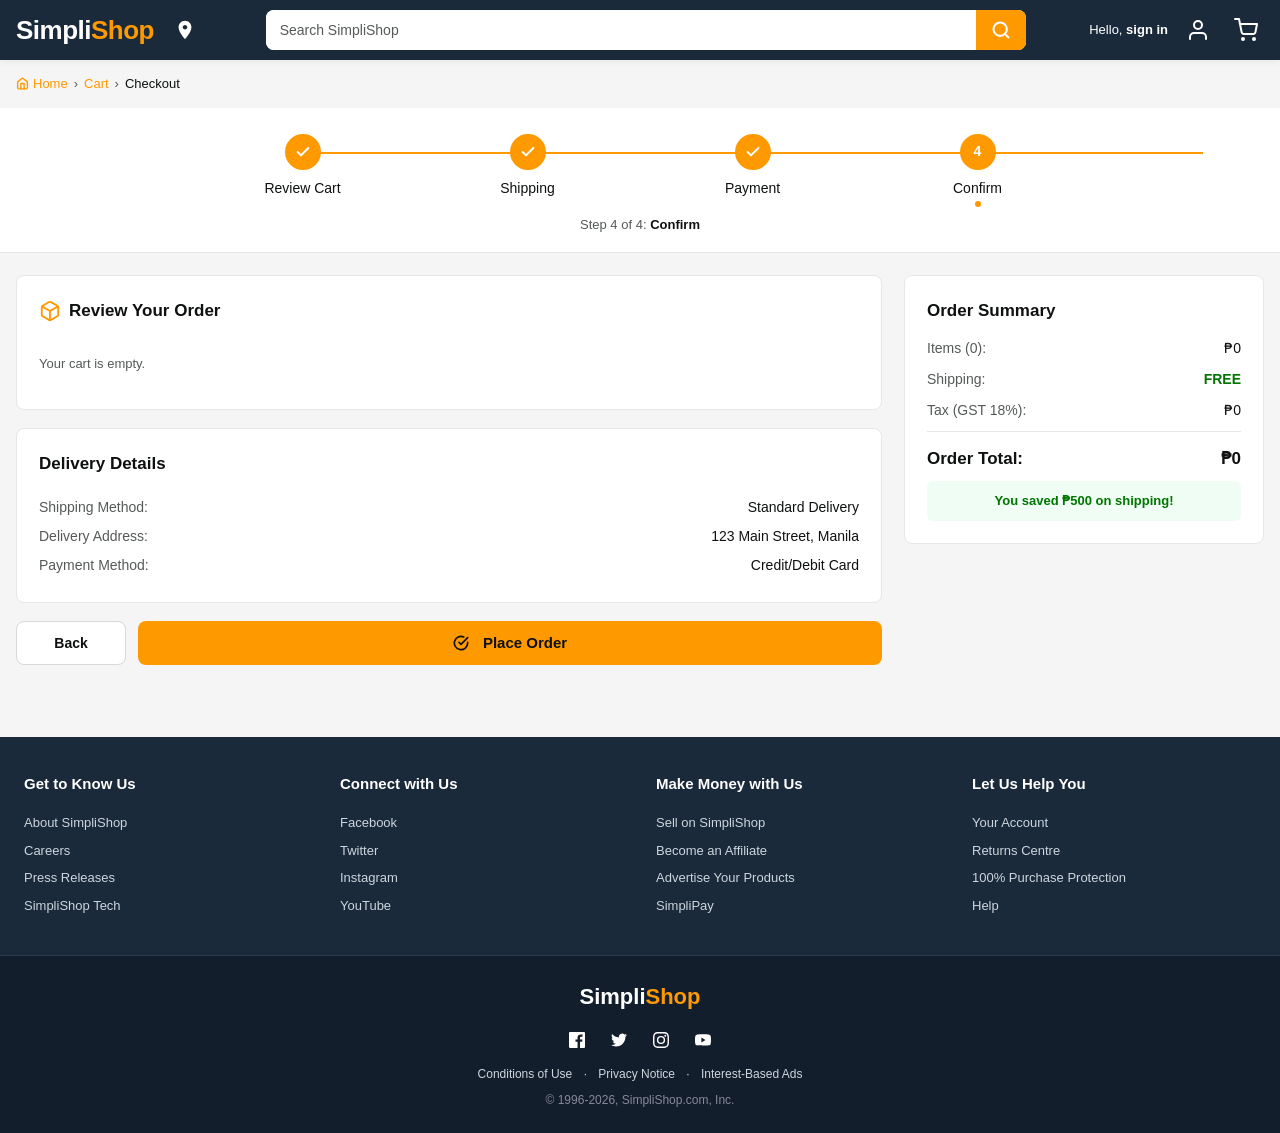
<file: checkout-confirm.html>
<!DOCTYPE html>
<html lang="en">
<head>
<meta charset="UTF-8" />
<meta name="viewport" content="width=device-width, initial-scale=1.0" />
<title>Checkout - Confirm - SimpliShop</title>
<link rel="stylesheet" href="css/styles.css" />
<link rel="stylesheet" href="css/pages.css" />
</head>
<body>
  <!-- Header -->
  <header class="header">
    <div class="header-inner">
      <a href="index.html" class="logo">Simpli<span class="logo-shop">Shop</span></a>
      <button class="location-pin" aria-label="Location">
        <svg width="22" height="22" viewBox="0 0 24 24" fill="white"><path d="M12 2C8.13 2 5 5.13 5 9c0 5.25 7 13 7 13s7-7.75 7-13c0-3.87-3.13-7-7-7zm0 9.5c-1.38 0-2.5-1.12-2.5-2.5s1.12-2.5 2.5-2.5 2.5 1.12 2.5 2.5-1.12 2.5-2.5 2.5z"/></svg>
      </button>
      <div class="search-bar">
        <input type="text" placeholder="Search SimpliShop" autocomplete="off" aria-label="Search">
        <button aria-label="Search">
          <svg width="20" height="20" viewBox="0 0 24 24" fill="none" stroke="white" stroke-width="2.5" stroke-linecap="round" stroke-linejoin="round"><circle cx="11" cy="11" r="8"/><line x1="21" y1="21" x2="16.65" y2="16.65"/></svg>
        </button>
      </div>
      <div class="header-right">
        <div class="header-greeting">Hello, <a href="signin.html">sign in</a></div>
        <a href="signin.html" class="icon-btn account-link" aria-label="Account">
          <svg width="24" height="24" viewBox="0 0 24 24" fill="none" stroke="currentColor" stroke-width="2" stroke-linecap="round" stroke-linejoin="round"><path d="M20 21v-2a4 4 0 0 0-4-4H8a4 4 0 0 0-4 4v2"/><circle cx="12" cy="7" r="4"/></svg>
        </a>
        <a href="cart.html" class="icon-btn" aria-label="Cart">
          <svg width="24" height="24" viewBox="0 0 24 24" fill="none" stroke="currentColor" stroke-width="2" stroke-linecap="round" stroke-linejoin="round"><circle cx="9" cy="21" r="1"/><circle cx="20" cy="21" r="1"/><path d="M1 1h4l2.68 13.39a2 2 0 0 0 2 1.61h9.72a2 2 0 0 0 2-1.61L23 6H6"/></svg>
          <span class="cart-count-badge">0</span>
        </a>
      </div>
    </div>
  </header>

  <!-- Breadcrumbs -->
  <nav class="breadcrumbs" aria-label="Breadcrumb">
    <a href="index.html">
      <svg width="13" height="13" viewBox="0 0 24 24" fill="none" stroke="currentColor" stroke-width="2.5" stroke-linecap="round" stroke-linejoin="round"><path d="M3 9l9-7 9 7v11a2 2 0 0 1-2 2H5a2 2 0 0 1-2-2z"/><polyline points="9 22 9 12 15 12 15 22"/></svg>
      Home
    </a>
    <span class="separator">›</span>
    <a href="cart.html">Cart</a>
    <span class="separator">›</span>
    <span class="current">Checkout</span>
  </nav>

  <!-- Progress -->
  <section class="checkout-progress">
    <div class="steps" style="--progress: 100%;">
      <div class="step completed">
        <div class="step-circle"><svg width="16" height="16" viewBox="0 0 24 24" fill="none" stroke="currentColor" stroke-width="3" stroke-linecap="round" stroke-linejoin="round"><polyline points="20 6 9 17 4 12"/></svg></div>
        <div class="step-label">Review Cart</div>
      </div>
      <div class="step completed">
        <div class="step-circle"><svg width="16" height="16" viewBox="0 0 24 24" fill="none" stroke="currentColor" stroke-width="3" stroke-linecap="round" stroke-linejoin="round"><polyline points="20 6 9 17 4 12"/></svg></div>
        <div class="step-label">Shipping</div>
      </div>
      <div class="step completed">
        <div class="step-circle"><svg width="16" height="16" viewBox="0 0 24 24" fill="none" stroke="currentColor" stroke-width="3" stroke-linecap="round" stroke-linejoin="round"><polyline points="20 6 9 17 4 12"/></svg></div>
        <div class="step-label">Payment</div>
      </div>
      <div class="step active">
        <div class="step-circle">4</div>
        <div class="step-label">Confirm</div>
      </div>
    </div>
    <div class="step-progress-text">Step 4 of 4: <strong>Confirm</strong></div>
  </section>

  <!-- Layout -->
  <div class="checkout-layout">
    <div>
      <!-- Review Your Order -->
      <section class="checkout-section">
        <h2>
          <svg width="22" height="22" viewBox="0 0 24 24" fill="none" stroke="currentColor" stroke-width="2" stroke-linecap="round" stroke-linejoin="round"><path d="M21 16V8a2 2 0 0 0-1-1.73l-7-4a2 2 0 0 0-2 0l-7 4A2 2 0 0 0 3 8v8a2 2 0 0 0 1 1.73l7 4a2 2 0 0 0 2 0l7-4A2 2 0 0 0 21 16z"/><polyline points="3.27 6.96 12 12.01 20.73 6.96"/><line x1="12" y1="22.08" x2="12" y2="12"/></svg>
          Review Your Order
        </h2>

        <div class="review-list" data-review-list></div>
      </section>

      <!-- Delivery Details -->
      <section class="checkout-section" style="margin-top:18px;">
        <h2 style="color: var(--text-dark);">Delivery Details</h2>
        <div class="delivery-details-grid">
          <div class="label">Shipping Method:</div>
          <div class="value">Standard Delivery</div>
          <div class="label">Delivery Address:</div>
          <div class="value">123 Main Street, Manila</div>
          <div class="label">Payment Method:</div>
          <div class="value">Credit/Debit Card</div>
        </div>
      </section>

      <div class="checkout-actions">
        <a href="checkout-payment.html" class="btn btn-outline">Back</a>
        <a href="#" class="btn btn-primary" data-place-order>
          <svg width="16" height="16" viewBox="0 0 24 24" fill="none" stroke="currentColor" stroke-width="2.5" stroke-linecap="round" stroke-linejoin="round" style="vertical-align:middle; margin-right:6px;"><path d="M22 11.08V12a10 10 0 1 1-5.93-9.14"/><polyline points="22 4 12 14.01 9 11.01"/></svg>
          Place Order
        </a>
      </div>
    </div>

    <!-- Order Summary -->
    <aside class="checkout-summary" data-checkout-summary>
      <h2>Order Summary</h2>
      <div class="summary-row">
        <span class="label" data-checkout-itemcount>Items (0):</span>
        <span data-checkout-sub>₱0</span>
      </div>
      <div class="summary-row">
        <span class="label">Shipping:</span>
        <span style="color: var(--success-green); font-weight:700;">FREE</span>
      </div>
      <div class="summary-row">
        <span class="label">Tax (GST 18%):</span>
        <span data-checkout-tax>₱0</span>
      </div>
      <div class="summary-row total">
        <span>Order Total:</span>
        <span data-checkout-total>₱0</span>
      </div>
      <div class="savings-banner">You saved ₱500 on shipping!</div>
    </aside>
  </div>

  <!-- Footer -->
  <footer class="footer">
    <div class="footer-top">
      <div class="footer-col">
        <h4>Get to Know Us</h4>
        <a href="#">About SimpliShop</a>
        <a href="#">Careers</a>
        <a href="#">Press Releases</a>
        <a href="#">SimpliShop Tech</a>
      </div>
      <div class="footer-col">
        <h4>Connect with Us</h4>
        <a href="#">Facebook</a>
        <a href="#">Twitter</a>
        <a href="#">Instagram</a>
        <a href="#">YouTube</a>
      </div>
      <div class="footer-col">
        <h4>Make Money with Us</h4>
        <a href="#">Sell on SimpliShop</a>
        <a href="#">Become an Affiliate</a>
        <a href="#">Advertise Your Products</a>
        <a href="#">SimpliPay</a>
      </div>
      <div class="footer-col">
        <h4>Let Us Help You</h4>
        <a href="#">Your Account</a>
        <a href="#">Returns Centre</a>
        <a href="#">100% Purchase Protection</a>
        <a href="#">Help</a>
      </div>
    </div>
    <div class="footer-bottom">
      <div class="footer-logo">Simpli<span>Shop</span></div>
      <div class="footer-social">
        <a href="#" aria-label="Facebook"><svg width="16" height="16" viewBox="0 0 24 24" fill="currentColor"><path d="M22.675 0H1.325C.593 0 0 .593 0 1.325v21.351C0 23.408.593 24 1.325 24H12.82v-9.294H9.692v-3.622h3.128V8.413c0-3.1 1.893-4.788 4.659-4.788 1.325 0 2.463.099 2.795.143v3.24l-1.918.001c-1.504 0-1.795.715-1.795 1.763v2.313h3.587l-.467 3.622h-3.12V24h6.116c.73 0 1.323-.592 1.323-1.325V1.325C24 .593 23.407 0 22.675 0z"/></svg></a>
        <a href="#" aria-label="Twitter"><svg width="16" height="16" viewBox="0 0 24 24" fill="currentColor"><path d="M23.953 4.57a10 10 0 01-2.825.775 4.958 4.958 0 002.163-2.723c-.951.555-2.005.959-3.127 1.184a4.92 4.92 0 00-8.384 4.482C7.69 8.095 4.067 6.13 1.64 3.162a4.822 4.822 0 00-.666 2.475c0 1.71.87 3.213 2.188 4.096a4.904 4.904 0 01-2.228-.616v.06a4.923 4.923 0 003.946 4.827 4.996 4.996 0 01-2.212.085 4.936 4.936 0 004.604 3.417 9.867 9.867 0 01-6.102 2.105c-.39 0-.779-.023-1.17-.067a13.995 13.995 0 007.557 2.209c9.053 0 13.998-7.496 13.998-13.985 0-.21 0-.42-.015-.63A9.935 9.935 0 0024 4.59z"/></svg></a>
        <a href="#" aria-label="Instagram"><svg width="16" height="16" viewBox="0 0 24 24" fill="currentColor"><path d="M12 2.163c3.204 0 3.584.012 4.85.07 3.252.148 4.771 1.691 4.919 4.919.058 1.265.069 1.645.069 4.849 0 3.205-.012 3.584-.069 4.849-.149 3.225-1.664 4.771-4.919 4.919-1.266.058-1.644.07-4.85.07-3.204 0-3.584-.012-4.849-.07-3.26-.149-4.771-1.699-4.919-4.92-.058-1.265-.07-1.644-.07-4.849 0-3.204.013-3.583.07-4.849.149-3.227 1.664-4.771 4.919-4.919 1.266-.057 1.645-.069 4.849-.069zM12 0C8.741 0 8.333.014 7.053.072 2.695.272.273 2.69.073 7.052.014 8.333 0 8.741 0 12c0 3.259.014 3.668.072 4.948.2 4.358 2.618 6.78 6.98 6.98C8.333 23.986 8.741 24 12 24c3.259 0 3.668-.014 4.948-.072 4.354-.2 6.782-2.618 6.979-6.98.059-1.28.073-1.689.073-4.948 0-3.259-.014-3.667-.072-4.947-.196-4.354-2.617-6.78-6.979-6.98C15.668.014 15.259 0 12 0zm0 5.838a6.162 6.162 0 100 12.324 6.162 6.162 0 000-12.324zM12 16a4 4 0 110-8 4 4 0 010 8zm6.406-11.845a1.44 1.44 0 100 2.881 1.44 1.44 0 000-2.881z"/></svg></a>
        <a href="#" aria-label="YouTube"><svg width="16" height="16" viewBox="0 0 24 24" fill="currentColor"><path d="M23.498 6.186a3.016 3.016 0 0 0-2.122-2.136C19.505 3.545 12 3.545 12 3.545s-7.505 0-9.377.505A3.017 3.017 0 0 0 .502 6.186C0 8.07 0 12 0 12s0 3.93.502 5.814a3.016 3.016 0 0 0 2.122 2.136c1.871.505 9.376.505 9.376.505s7.505 0 9.377-.505a3.015 3.015 0 0 0 2.122-2.136C24 15.93 24 12 24 12s0-3.93-.502-5.814zM9.545 15.568V8.432L15.818 12l-6.273 3.568z"/></svg></a>
      </div>
      <div class="footer-links-bottom">
        <a href="#">Conditions of Use</a> ·
        <a href="#">Privacy Notice</a> ·
        <a href="#">Interest-Based Ads</a>
      </div>
      <div class="footer-copyright">© 1996-2026, SimpliShop.com, Inc.</div>
    </div>
  </footer>

  <script src="js/script.js"></script>
</body>
</html>
</file>
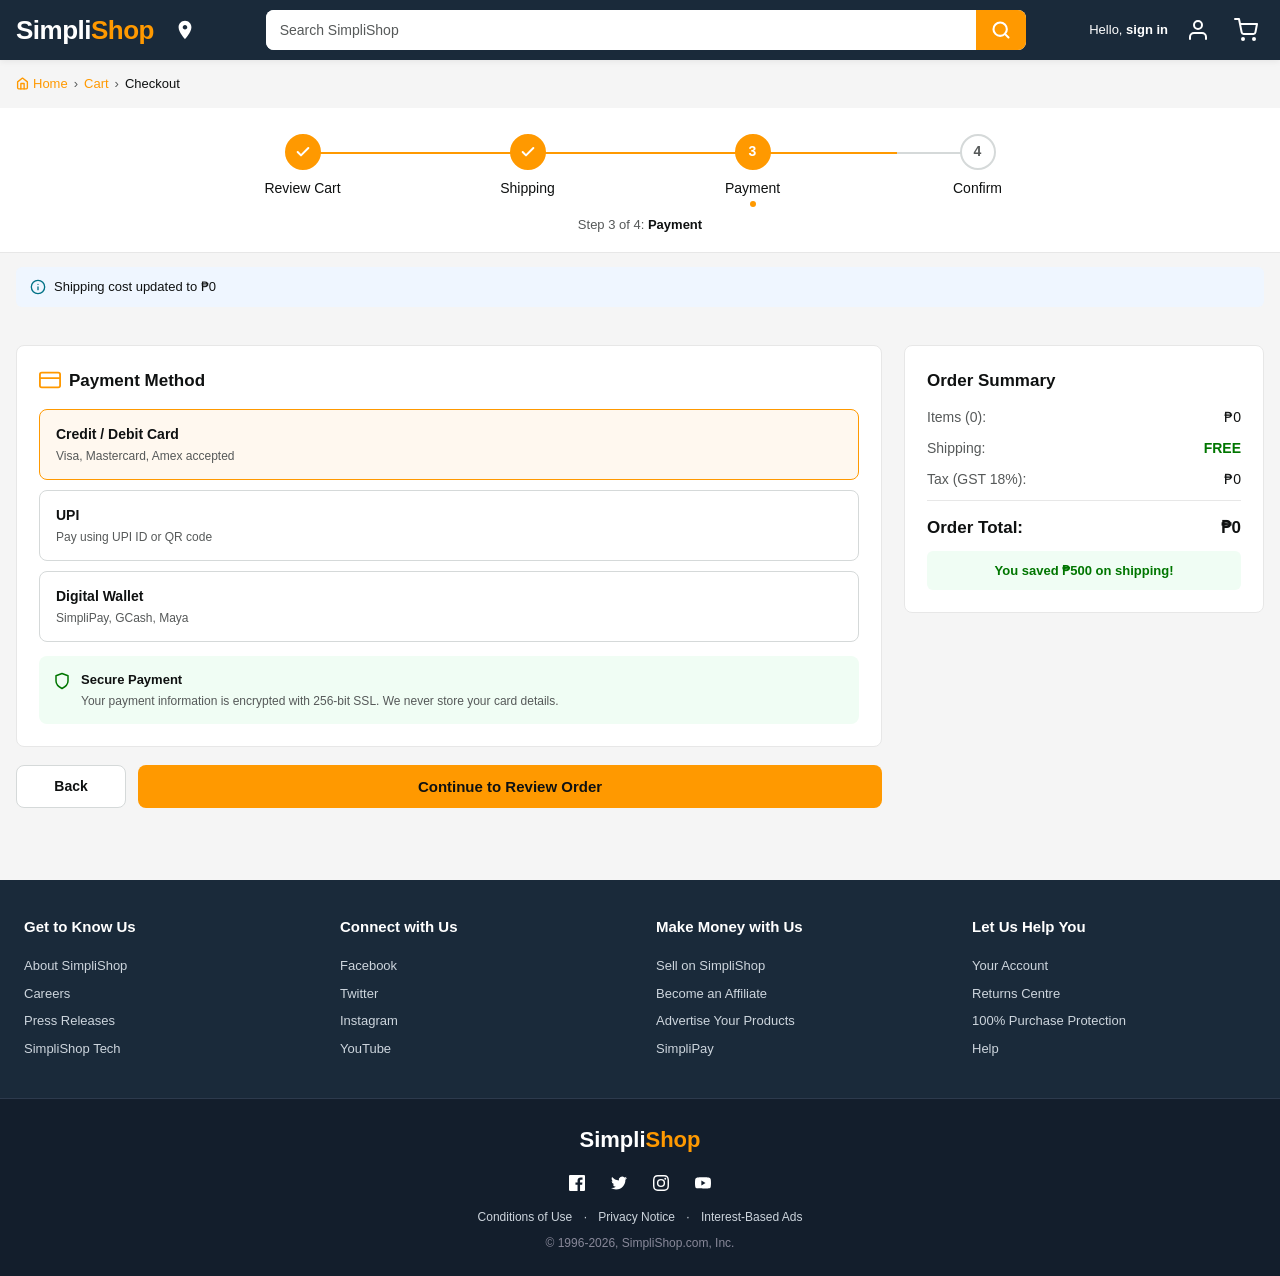
<file: checkout-payment.html>
<!DOCTYPE html>
<html lang="en">
<head>
<meta charset="UTF-8" />
<meta name="viewport" content="width=device-width, initial-scale=1.0" />
<title>Checkout - Payment - SimpliShop</title>
<link rel="stylesheet" href="css/styles.css" />
<link rel="stylesheet" href="css/pages.css" />
</head>
<body>
  <!-- Header -->
  <header class="header">
    <div class="header-inner">
      <a href="index.html" class="logo">Simpli<span class="logo-shop">Shop</span></a>
      <button class="location-pin" aria-label="Location">
        <svg width="22" height="22" viewBox="0 0 24 24" fill="white"><path d="M12 2C8.13 2 5 5.13 5 9c0 5.25 7 13 7 13s7-7.75 7-13c0-3.87-3.13-7-7-7zm0 9.5c-1.38 0-2.5-1.12-2.5-2.5s1.12-2.5 2.5-2.5 2.5 1.12 2.5 2.5-1.12 2.5-2.5 2.5z"/></svg>
      </button>
      <div class="search-bar">
        <input type="text" placeholder="Search SimpliShop" autocomplete="off" aria-label="Search">
        <button aria-label="Search">
          <svg width="20" height="20" viewBox="0 0 24 24" fill="none" stroke="white" stroke-width="2.5" stroke-linecap="round" stroke-linejoin="round"><circle cx="11" cy="11" r="8"/><line x1="21" y1="21" x2="16.65" y2="16.65"/></svg>
        </button>
      </div>
      <div class="header-right">
        <div class="header-greeting">Hello, <a href="signin.html">sign in</a></div>
        <a href="signin.html" class="icon-btn account-link" aria-label="Account">
          <svg width="24" height="24" viewBox="0 0 24 24" fill="none" stroke="currentColor" stroke-width="2" stroke-linecap="round" stroke-linejoin="round"><path d="M20 21v-2a4 4 0 0 0-4-4H8a4 4 0 0 0-4 4v2"/><circle cx="12" cy="7" r="4"/></svg>
        </a>
        <a href="cart.html" class="icon-btn" aria-label="Cart">
          <svg width="24" height="24" viewBox="0 0 24 24" fill="none" stroke="currentColor" stroke-width="2" stroke-linecap="round" stroke-linejoin="round"><circle cx="9" cy="21" r="1"/><circle cx="20" cy="21" r="1"/><path d="M1 1h4l2.68 13.39a2 2 0 0 0 2 1.61h9.72a2 2 0 0 0 2-1.61L23 6H6"/></svg>
          <span class="cart-count-badge">0</span>
        </a>
      </div>
    </div>
  </header>

  <!-- Breadcrumbs -->
  <nav class="breadcrumbs" aria-label="Breadcrumb">
    <a href="index.html">
      <svg width="13" height="13" viewBox="0 0 24 24" fill="none" stroke="currentColor" stroke-width="2.5" stroke-linecap="round" stroke-linejoin="round"><path d="M3 9l9-7 9 7v11a2 2 0 0 1-2 2H5a2 2 0 0 1-2-2z"/><polyline points="9 22 9 12 15 12 15 22"/></svg>
      Home
    </a>
    <span class="separator">›</span>
    <a href="cart.html">Cart</a>
    <span class="separator">›</span>
    <span class="current">Checkout</span>
  </nav>

  <!-- Progress -->
  <section class="checkout-progress">
    <div class="steps" style="--progress: 66%;">
      <div class="step completed">
        <div class="step-circle"><svg width="16" height="16" viewBox="0 0 24 24" fill="none" stroke="currentColor" stroke-width="3" stroke-linecap="round" stroke-linejoin="round"><polyline points="20 6 9 17 4 12"/></svg></div>
        <div class="step-label">Review Cart</div>
      </div>
      <div class="step completed">
        <div class="step-circle"><svg width="16" height="16" viewBox="0 0 24 24" fill="none" stroke="currentColor" stroke-width="3" stroke-linecap="round" stroke-linejoin="round"><polyline points="20 6 9 17 4 12"/></svg></div>
        <div class="step-label">Shipping</div>
      </div>
      <div class="step active">
        <div class="step-circle">3</div>
        <div class="step-label">Payment</div>
      </div>
      <div class="step">
        <div class="step-circle">4</div>
        <div class="step-label">Confirm</div>
      </div>
    </div>
    <div class="step-progress-text">Step 3 of 4: <strong>Payment</strong></div>
  </section>

  <!-- Notice banner -->
  <div style="max-width:1300px; margin: 0 auto; padding: 14px 16px 0;">
    <div class="notice-banner">
      <svg width="16" height="16" viewBox="0 0 24 24" fill="none" stroke="currentColor" stroke-width="2" stroke-linecap="round" stroke-linejoin="round"><circle cx="12" cy="12" r="10"/><line x1="12" y1="16" x2="12" y2="12"/><line x1="12" y1="8" x2="12.01" y2="8"/></svg>
      Shipping cost updated to ₱0
    </div>
  </div>

  <!-- Layout -->
  <div class="checkout-layout">
    <div>
      <!-- Payment Method -->
      <section class="checkout-section">
        <h2>
          <svg width="22" height="22" viewBox="0 0 24 24" fill="none" stroke="currentColor" stroke-width="2" stroke-linecap="round" stroke-linejoin="round"><rect x="1" y="4" width="22" height="16" rx="2" ry="2"/><line x1="1" y1="10" x2="23" y2="10"/></svg>
          Payment Method
        </h2>

        <div class="payment-method-list">
          <label class="payment-option selected">
            <input type="radio" name="payment" checked hidden>
            <div>
              <div class="name">Credit / Debit Card</div>
              <div class="desc">Visa, Mastercard, Amex accepted</div>
            </div>
          </label>

          <label class="payment-option">
            <input type="radio" name="payment" hidden>
            <div>
              <div class="name">UPI</div>
              <div class="desc">Pay using UPI ID or QR code</div>
            </div>
          </label>

          <label class="payment-option">
            <input type="radio" name="payment" hidden>
            <div>
              <div class="name">Digital Wallet</div>
              <div class="desc">SimpliPay, GCash, Maya</div>
            </div>
          </label>
        </div>

        <div class="secure-payment-box">
          <svg width="18" height="18" viewBox="0 0 24 24" fill="none" stroke="currentColor" stroke-width="2" stroke-linecap="round" stroke-linejoin="round"><path d="M12 22s8-4 8-10V5l-8-3-8 3v7c0 6 8 10 8 10z"/></svg>
          <div>
            <div class="title">Secure Payment</div>
            <p>Your payment information is encrypted with 256-bit SSL. We never store your card details.</p>
          </div>
        </div>
      </section>

      <div class="checkout-actions">
        <a href="checkout-shipping.html" class="btn btn-outline">Back</a>
        <a href="checkout-confirm.html" class="btn btn-primary">Continue to Review Order</a>
      </div>
    </div>

    <!-- Order Summary -->
    <aside class="checkout-summary" data-checkout-summary>
      <h2>Order Summary</h2>
      <div class="summary-row">
        <span class="label" data-checkout-itemcount>Items (0):</span>
        <span data-checkout-sub>₱0</span>
      </div>
      <div class="summary-row">
        <span class="label">Shipping:</span>
        <span style="color: var(--success-green); font-weight:700;">FREE</span>
      </div>
      <div class="summary-row">
        <span class="label">Tax (GST 18%):</span>
        <span data-checkout-tax>₱0</span>
      </div>
      <div class="summary-row total">
        <span>Order Total:</span>
        <span data-checkout-total>₱0</span>
      </div>
      <div class="savings-banner">You saved ₱500 on shipping!</div>
    </aside>
  </div>

  <!-- Footer -->
  <footer class="footer">
    <div class="footer-top">
      <div class="footer-col">
        <h4>Get to Know Us</h4>
        <a href="#">About SimpliShop</a>
        <a href="#">Careers</a>
        <a href="#">Press Releases</a>
        <a href="#">SimpliShop Tech</a>
      </div>
      <div class="footer-col">
        <h4>Connect with Us</h4>
        <a href="#">Facebook</a>
        <a href="#">Twitter</a>
        <a href="#">Instagram</a>
        <a href="#">YouTube</a>
      </div>
      <div class="footer-col">
        <h4>Make Money with Us</h4>
        <a href="#">Sell on SimpliShop</a>
        <a href="#">Become an Affiliate</a>
        <a href="#">Advertise Your Products</a>
        <a href="#">SimpliPay</a>
      </div>
      <div class="footer-col">
        <h4>Let Us Help You</h4>
        <a href="#">Your Account</a>
        <a href="#">Returns Centre</a>
        <a href="#">100% Purchase Protection</a>
        <a href="#">Help</a>
      </div>
    </div>
    <div class="footer-bottom">
      <div class="footer-logo">Simpli<span>Shop</span></div>
      <div class="footer-social">
        <a href="#" aria-label="Facebook"><svg width="16" height="16" viewBox="0 0 24 24" fill="currentColor"><path d="M22.675 0H1.325C.593 0 0 .593 0 1.325v21.351C0 23.408.593 24 1.325 24H12.82v-9.294H9.692v-3.622h3.128V8.413c0-3.1 1.893-4.788 4.659-4.788 1.325 0 2.463.099 2.795.143v3.24l-1.918.001c-1.504 0-1.795.715-1.795 1.763v2.313h3.587l-.467 3.622h-3.12V24h6.116c.73 0 1.323-.592 1.323-1.325V1.325C24 .593 23.407 0 22.675 0z"/></svg></a>
        <a href="#" aria-label="Twitter"><svg width="16" height="16" viewBox="0 0 24 24" fill="currentColor"><path d="M23.953 4.57a10 10 0 01-2.825.775 4.958 4.958 0 002.163-2.723c-.951.555-2.005.959-3.127 1.184a4.92 4.92 0 00-8.384 4.482C7.69 8.095 4.067 6.13 1.64 3.162a4.822 4.822 0 00-.666 2.475c0 1.71.87 3.213 2.188 4.096a4.904 4.904 0 01-2.228-.616v.06a4.923 4.923 0 003.946 4.827 4.996 4.996 0 01-2.212.085 4.936 4.936 0 004.604 3.417 9.867 9.867 0 01-6.102 2.105c-.39 0-.779-.023-1.17-.067a13.995 13.995 0 007.557 2.209c9.053 0 13.998-7.496 13.998-13.985 0-.21 0-.42-.015-.63A9.935 9.935 0 0024 4.59z"/></svg></a>
        <a href="#" aria-label="Instagram"><svg width="16" height="16" viewBox="0 0 24 24" fill="currentColor"><path d="M12 2.163c3.204 0 3.584.012 4.85.07 3.252.148 4.771 1.691 4.919 4.919.058 1.265.069 1.645.069 4.849 0 3.205-.012 3.584-.069 4.849-.149 3.225-1.664 4.771-4.919 4.919-1.266.058-1.644.07-4.85.07-3.204 0-3.584-.012-4.849-.07-3.26-.149-4.771-1.699-4.919-4.92-.058-1.265-.07-1.644-.07-4.849 0-3.204.013-3.583.07-4.849.149-3.227 1.664-4.771 4.919-4.919 1.266-.057 1.645-.069 4.849-.069zM12 0C8.741 0 8.333.014 7.053.072 2.695.272.273 2.69.073 7.052.014 8.333 0 8.741 0 12c0 3.259.014 3.668.072 4.948.2 4.358 2.618 6.78 6.98 6.98C8.333 23.986 8.741 24 12 24c3.259 0 3.668-.014 4.948-.072 4.354-.2 6.782-2.618 6.979-6.98.059-1.28.073-1.689.073-4.948 0-3.259-.014-3.667-.072-4.947-.196-4.354-2.617-6.78-6.979-6.98C15.668.014 15.259 0 12 0zm0 5.838a6.162 6.162 0 100 12.324 6.162 6.162 0 000-12.324zM12 16a4 4 0 110-8 4 4 0 010 8zm6.406-11.845a1.44 1.44 0 100 2.881 1.44 1.44 0 000-2.881z"/></svg></a>
        <a href="#" aria-label="YouTube"><svg width="16" height="16" viewBox="0 0 24 24" fill="currentColor"><path d="M23.498 6.186a3.016 3.016 0 0 0-2.122-2.136C19.505 3.545 12 3.545 12 3.545s-7.505 0-9.377.505A3.017 3.017 0 0 0 .502 6.186C0 8.07 0 12 0 12s0 3.93.502 5.814a3.016 3.016 0 0 0 2.122 2.136c1.871.505 9.376.505 9.376.505s7.505 0 9.377-.505a3.015 3.015 0 0 0 2.122-2.136C24 15.93 24 12 24 12s0-3.93-.502-5.814zM9.545 15.568V8.432L15.818 12l-6.273 3.568z"/></svg></a>
      </div>
      <div class="footer-links-bottom">
        <a href="#">Conditions of Use</a> ·
        <a href="#">Privacy Notice</a> ·
        <a href="#">Interest-Based Ads</a>
      </div>
      <div class="footer-copyright">© 1996-2026, SimpliShop.com, Inc.</div>
    </div>
  </footer>

  <script src="js/script.js"></script>
</body>
</html>
</file>
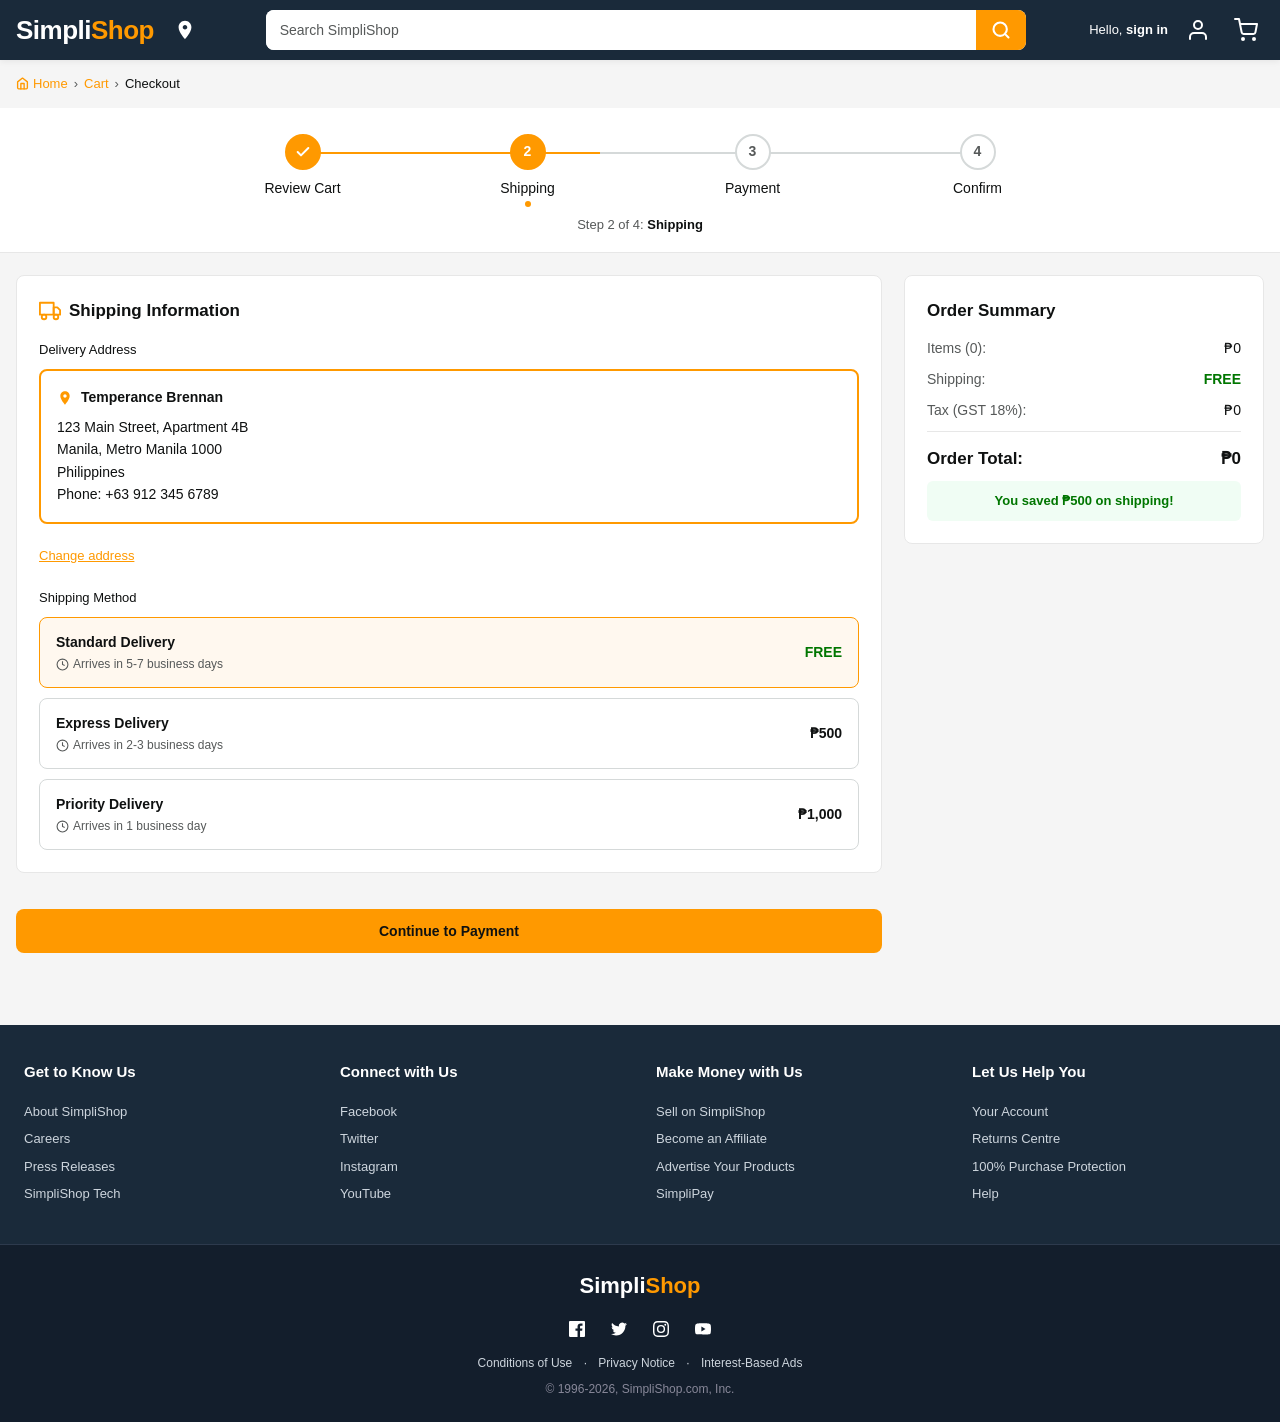
<file: checkout-shipping.html>
<!DOCTYPE html>
<html lang="en">
<head>
<meta charset="UTF-8" />
<meta name="viewport" content="width=device-width, initial-scale=1.0" />
<title>Checkout - Shipping - SimpliShop</title>
<link rel="stylesheet" href="css/styles.css" />
<link rel="stylesheet" href="css/pages.css" />
</head>
<body>
  <!-- Header -->
  <header class="header">
    <div class="header-inner">
      <a href="index.html" class="logo">Simpli<span class="logo-shop">Shop</span></a>
      <button class="location-pin" aria-label="Location">
        <svg width="22" height="22" viewBox="0 0 24 24" fill="white"><path d="M12 2C8.13 2 5 5.13 5 9c0 5.25 7 13 7 13s7-7.75 7-13c0-3.87-3.13-7-7-7zm0 9.5c-1.38 0-2.5-1.12-2.5-2.5s1.12-2.5 2.5-2.5 2.5 1.12 2.5 2.5-1.12 2.5-2.5 2.5z"/></svg>
      </button>
      <div class="search-bar">
        <input type="text" placeholder="Search SimpliShop" autocomplete="off" aria-label="Search">
        <button aria-label="Search">
          <svg width="20" height="20" viewBox="0 0 24 24" fill="none" stroke="white" stroke-width="2.5" stroke-linecap="round" stroke-linejoin="round"><circle cx="11" cy="11" r="8"/><line x1="21" y1="21" x2="16.65" y2="16.65"/></svg>
        </button>
      </div>
      <div class="header-right">
        <div class="header-greeting">Hello, <a href="signin.html">sign in</a></div>
        <a href="signin.html" class="icon-btn account-link" aria-label="Account">
          <svg width="24" height="24" viewBox="0 0 24 24" fill="none" stroke="currentColor" stroke-width="2" stroke-linecap="round" stroke-linejoin="round"><path d="M20 21v-2a4 4 0 0 0-4-4H8a4 4 0 0 0-4 4v2"/><circle cx="12" cy="7" r="4"/></svg>
        </a>
        <a href="cart.html" class="icon-btn" aria-label="Cart">
          <svg width="24" height="24" viewBox="0 0 24 24" fill="none" stroke="currentColor" stroke-width="2" stroke-linecap="round" stroke-linejoin="round"><circle cx="9" cy="21" r="1"/><circle cx="20" cy="21" r="1"/><path d="M1 1h4l2.68 13.39a2 2 0 0 0 2 1.61h9.72a2 2 0 0 0 2-1.61L23 6H6"/></svg>
          <span class="cart-count-badge">0</span>
        </a>
      </div>
    </div>
  </header>

  <!-- Breadcrumbs -->
  <nav class="breadcrumbs" aria-label="Breadcrumb">
    <a href="index.html">
      <svg width="13" height="13" viewBox="0 0 24 24" fill="none" stroke="currentColor" stroke-width="2.5" stroke-linecap="round" stroke-linejoin="round"><path d="M3 9l9-7 9 7v11a2 2 0 0 1-2 2H5a2 2 0 0 1-2-2z"/><polyline points="9 22 9 12 15 12 15 22"/></svg>
      Home
    </a>
    <span class="separator">›</span>
    <a href="cart.html">Cart</a>
    <span class="separator">›</span>
    <span class="current">Checkout</span>
  </nav>

  <!-- Progress -->
  <section class="checkout-progress">
    <div class="steps" style="--progress: 33%;">
      <div class="step completed">
        <div class="step-circle"><svg width="16" height="16" viewBox="0 0 24 24" fill="none" stroke="currentColor" stroke-width="3" stroke-linecap="round" stroke-linejoin="round"><polyline points="20 6 9 17 4 12"/></svg></div>
        <div class="step-label">Review Cart</div>
      </div>
      <div class="step active">
        <div class="step-circle">2</div>
        <div class="step-label">Shipping</div>
      </div>
      <div class="step">
        <div class="step-circle">3</div>
        <div class="step-label">Payment</div>
      </div>
      <div class="step">
        <div class="step-circle">4</div>
        <div class="step-label">Confirm</div>
      </div>
    </div>
    <div class="step-progress-text">Step 2 of 4: <strong>Shipping</strong></div>
  </section>

  <!-- Layout -->
  <div class="checkout-layout">
    <div>
      <!-- Shipping Information -->
      <section class="checkout-section">
        <h2>
          <svg width="22" height="22" viewBox="0 0 24 24" fill="none" stroke="currentColor" stroke-width="2" stroke-linecap="round" stroke-linejoin="round"><rect x="1" y="3" width="15" height="13"/><polygon points="16 8 20 8 23 11 23 16 16 16 16 8"/><circle cx="5.5" cy="18.5" r="2.5"/><circle cx="18.5" cy="18.5" r="2.5"/></svg>
          Shipping Information
        </h2>

        <div class="section-label">Delivery Address</div>
        <div class="address-card">
          <div class="address-name">
            <svg width="16" height="16" viewBox="0 0 24 24" fill="currentColor"><path d="M12 2C8.13 2 5 5.13 5 9c0 5.25 7 13 7 13s7-7.75 7-13c0-3.87-3.13-7-7-7zm0 9.5c-1.38 0-2.5-1.12-2.5-2.5s1.12-2.5 2.5-2.5 2.5 1.12 2.5 2.5-1.12 2.5-2.5 2.5z"/></svg>
            Temperance Brennan
          </div>
          <p>123 Main Street, Apartment 4B<br>Manila, Metro Manila 1000<br>Philippines<br>Phone: +63 912 345 6789</p>
        </div>
        <a href="#" class="change-address-link">Change address</a>

        <div class="section-label" style="margin-top:22px;">Shipping Method</div>
        <div class="shipping-method-list">
          <label class="shipping-option selected">
            <input type="radio" name="shipping" checked hidden>
            <div class="shipping-option-info">
              <div class="name">Standard Delivery</div>
              <div class="desc">
                <svg width="13" height="13" viewBox="0 0 24 24" fill="none" stroke="currentColor" stroke-width="2"><circle cx="12" cy="12" r="10"/><polyline points="12 6 12 12 16 14"/></svg>
                Arrives in 5-7 business days
              </div>
            </div>
            <div class="shipping-option-price free">FREE</div>
          </label>

          <label class="shipping-option">
            <input type="radio" name="shipping" hidden>
            <div class="shipping-option-info">
              <div class="name">Express Delivery</div>
              <div class="desc">
                <svg width="13" height="13" viewBox="0 0 24 24" fill="none" stroke="currentColor" stroke-width="2"><circle cx="12" cy="12" r="10"/><polyline points="12 6 12 12 16 14"/></svg>
                Arrives in 2-3 business days
              </div>
            </div>
            <div class="shipping-option-price">₱500</div>
          </label>

          <label class="shipping-option">
            <input type="radio" name="shipping" hidden>
            <div class="shipping-option-info">
              <div class="name">Priority Delivery</div>
              <div class="desc">
                <svg width="13" height="13" viewBox="0 0 24 24" fill="none" stroke="currentColor" stroke-width="2"><circle cx="12" cy="12" r="10"/><polyline points="12 6 12 12 16 14"/></svg>
                Arrives in 1 business day
              </div>
            </div>
            <div class="shipping-option-price">₱1,000</div>
          </label>
        </div>
      </section>

      <a href="checkout-payment.html" class="btn btn-primary btn-block" style="margin-top:18px; padding:14px;">Continue to Payment</a>
    </div>

    <!-- Order Summary -->
    <aside class="checkout-summary" data-checkout-summary>
      <h2>Order Summary</h2>
      <div class="summary-row">
        <span class="label" data-checkout-itemcount>Items (0):</span>
        <span data-checkout-sub>₱0</span>
      </div>
      <div class="summary-row">
        <span class="label">Shipping:</span>
        <span style="color: var(--success-green); font-weight:700;">FREE</span>
      </div>
      <div class="summary-row">
        <span class="label">Tax (GST 18%):</span>
        <span data-checkout-tax>₱0</span>
      </div>
      <div class="summary-row total">
        <span>Order Total:</span>
        <span data-checkout-total>₱0</span>
      </div>
      <div class="savings-banner">You saved ₱500 on shipping!</div>
    </aside>
  </div>

  <!-- Footer -->
  <footer class="footer">
    <div class="footer-top">
      <div class="footer-col">
        <h4>Get to Know Us</h4>
        <a href="#">About SimpliShop</a>
        <a href="#">Careers</a>
        <a href="#">Press Releases</a>
        <a href="#">SimpliShop Tech</a>
      </div>
      <div class="footer-col">
        <h4>Connect with Us</h4>
        <a href="#">Facebook</a>
        <a href="#">Twitter</a>
        <a href="#">Instagram</a>
        <a href="#">YouTube</a>
      </div>
      <div class="footer-col">
        <h4>Make Money with Us</h4>
        <a href="#">Sell on SimpliShop</a>
        <a href="#">Become an Affiliate</a>
        <a href="#">Advertise Your Products</a>
        <a href="#">SimpliPay</a>
      </div>
      <div class="footer-col">
        <h4>Let Us Help You</h4>
        <a href="#">Your Account</a>
        <a href="#">Returns Centre</a>
        <a href="#">100% Purchase Protection</a>
        <a href="#">Help</a>
      </div>
    </div>
    <div class="footer-bottom">
      <div class="footer-logo">Simpli<span>Shop</span></div>
      <div class="footer-social">
        <a href="#" aria-label="Facebook"><svg width="16" height="16" viewBox="0 0 24 24" fill="currentColor"><path d="M22.675 0H1.325C.593 0 0 .593 0 1.325v21.351C0 23.408.593 24 1.325 24H12.82v-9.294H9.692v-3.622h3.128V8.413c0-3.1 1.893-4.788 4.659-4.788 1.325 0 2.463.099 2.795.143v3.24l-1.918.001c-1.504 0-1.795.715-1.795 1.763v2.313h3.587l-.467 3.622h-3.12V24h6.116c.73 0 1.323-.592 1.323-1.325V1.325C24 .593 23.407 0 22.675 0z"/></svg></a>
        <a href="#" aria-label="Twitter"><svg width="16" height="16" viewBox="0 0 24 24" fill="currentColor"><path d="M23.953 4.57a10 10 0 01-2.825.775 4.958 4.958 0 002.163-2.723c-.951.555-2.005.959-3.127 1.184a4.92 4.92 0 00-8.384 4.482C7.69 8.095 4.067 6.13 1.64 3.162a4.822 4.822 0 00-.666 2.475c0 1.71.87 3.213 2.188 4.096a4.904 4.904 0 01-2.228-.616v.06a4.923 4.923 0 003.946 4.827 4.996 4.996 0 01-2.212.085 4.936 4.936 0 004.604 3.417 9.867 9.867 0 01-6.102 2.105c-.39 0-.779-.023-1.17-.067a13.995 13.995 0 007.557 2.209c9.053 0 13.998-7.496 13.998-13.985 0-.21 0-.42-.015-.63A9.935 9.935 0 0024 4.59z"/></svg></a>
        <a href="#" aria-label="Instagram"><svg width="16" height="16" viewBox="0 0 24 24" fill="currentColor"><path d="M12 2.163c3.204 0 3.584.012 4.85.07 3.252.148 4.771 1.691 4.919 4.919.058 1.265.069 1.645.069 4.849 0 3.205-.012 3.584-.069 4.849-.149 3.225-1.664 4.771-4.919 4.919-1.266.058-1.644.07-4.85.07-3.204 0-3.584-.012-4.849-.07-3.26-.149-4.771-1.699-4.919-4.92-.058-1.265-.07-1.644-.07-4.849 0-3.204.013-3.583.07-4.849.149-3.227 1.664-4.771 4.919-4.919 1.266-.057 1.645-.069 4.849-.069zM12 0C8.741 0 8.333.014 7.053.072 2.695.272.273 2.69.073 7.052.014 8.333 0 8.741 0 12c0 3.259.014 3.668.072 4.948.2 4.358 2.618 6.78 6.98 6.98C8.333 23.986 8.741 24 12 24c3.259 0 3.668-.014 4.948-.072 4.354-.2 6.782-2.618 6.979-6.98.059-1.28.073-1.689.073-4.948 0-3.259-.014-3.667-.072-4.947-.196-4.354-2.617-6.78-6.979-6.98C15.668.014 15.259 0 12 0zm0 5.838a6.162 6.162 0 100 12.324 6.162 6.162 0 000-12.324zM12 16a4 4 0 110-8 4 4 0 010 8zm6.406-11.845a1.44 1.44 0 100 2.881 1.44 1.44 0 000-2.881z"/></svg></a>
        <a href="#" aria-label="YouTube"><svg width="16" height="16" viewBox="0 0 24 24" fill="currentColor"><path d="M23.498 6.186a3.016 3.016 0 0 0-2.122-2.136C19.505 3.545 12 3.545 12 3.545s-7.505 0-9.377.505A3.017 3.017 0 0 0 .502 6.186C0 8.07 0 12 0 12s0 3.93.502 5.814a3.016 3.016 0 0 0 2.122 2.136c1.871.505 9.376.505 9.376.505s7.505 0 9.377-.505a3.015 3.015 0 0 0 2.122-2.136C24 15.93 24 12 24 12s0-3.93-.502-5.814zM9.545 15.568V8.432L15.818 12l-6.273 3.568z"/></svg></a>
      </div>
      <div class="footer-links-bottom">
        <a href="#">Conditions of Use</a> ·
        <a href="#">Privacy Notice</a> ·
        <a href="#">Interest-Based Ads</a>
      </div>
      <div class="footer-copyright">© 1996-2026, SimpliShop.com, Inc.</div>
    </div>
  </footer>

  <script src="js/script.js"></script>
</body>
</html>
</file>
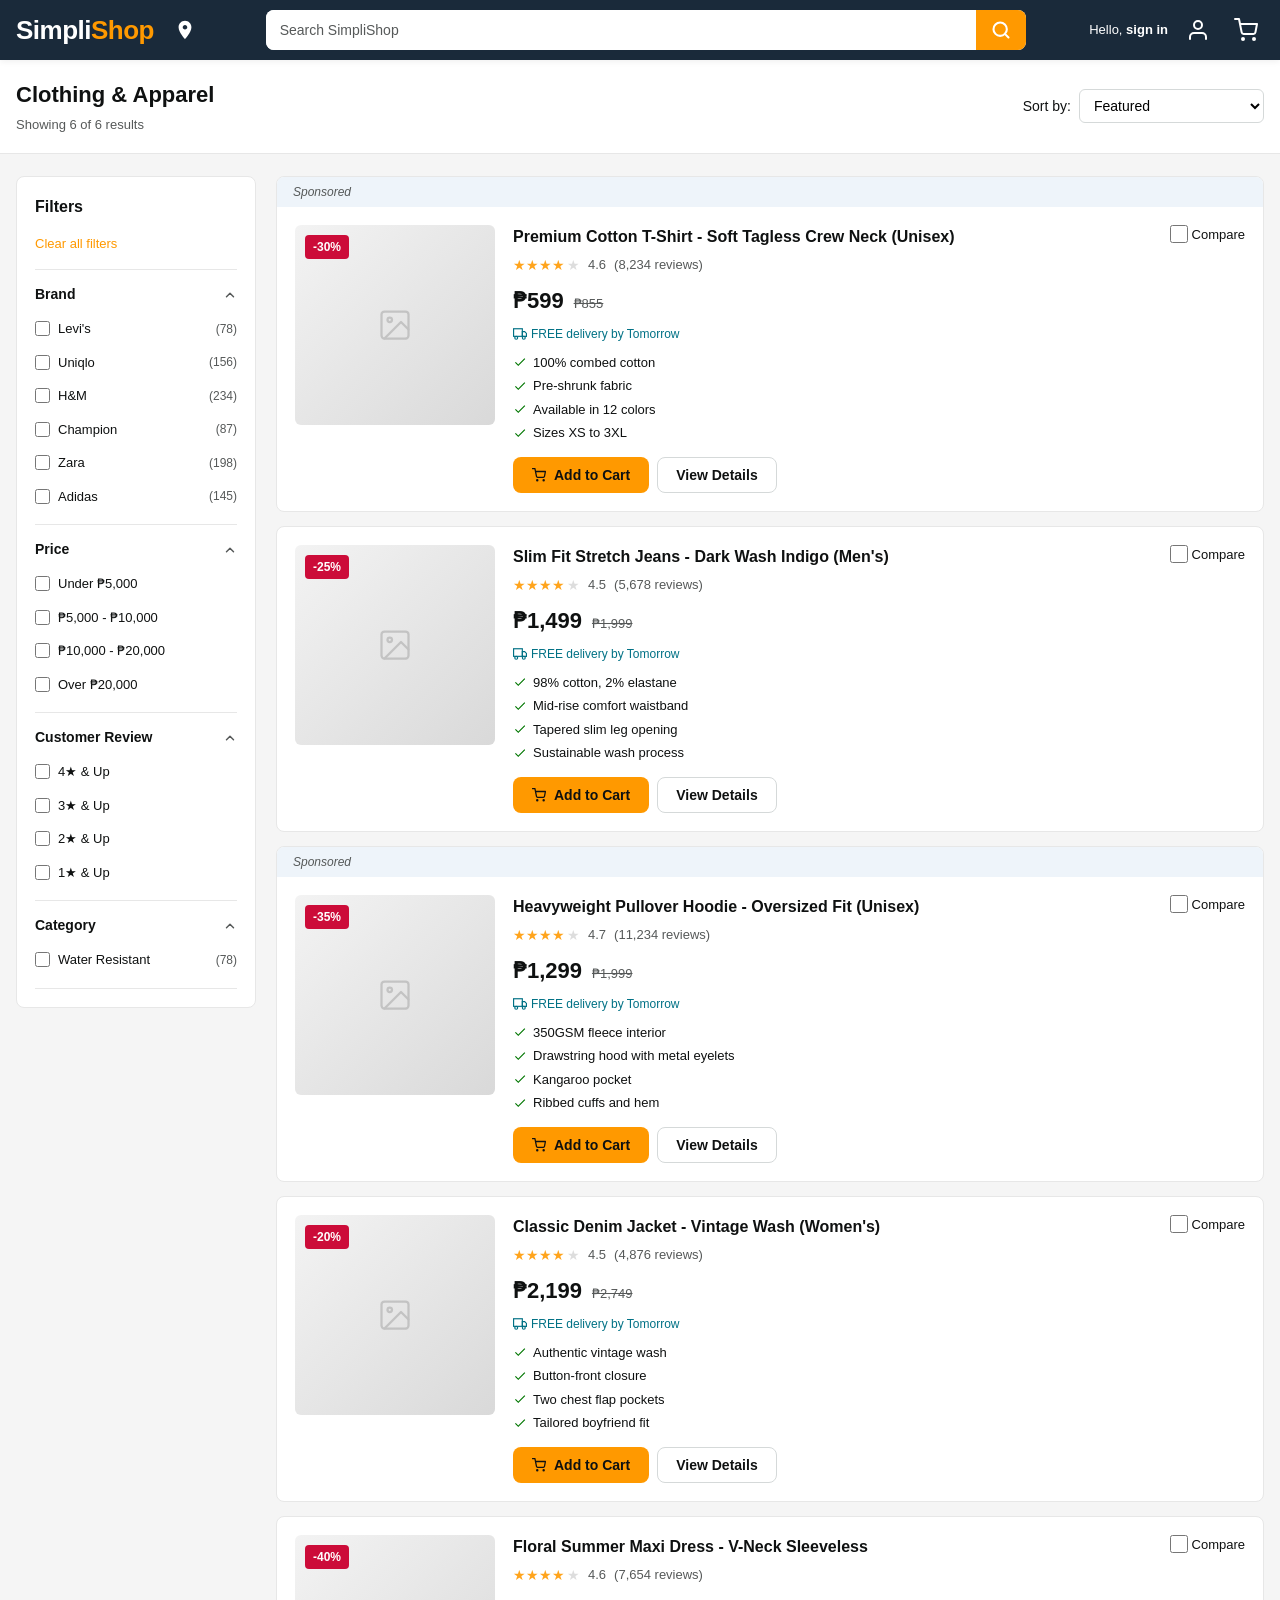
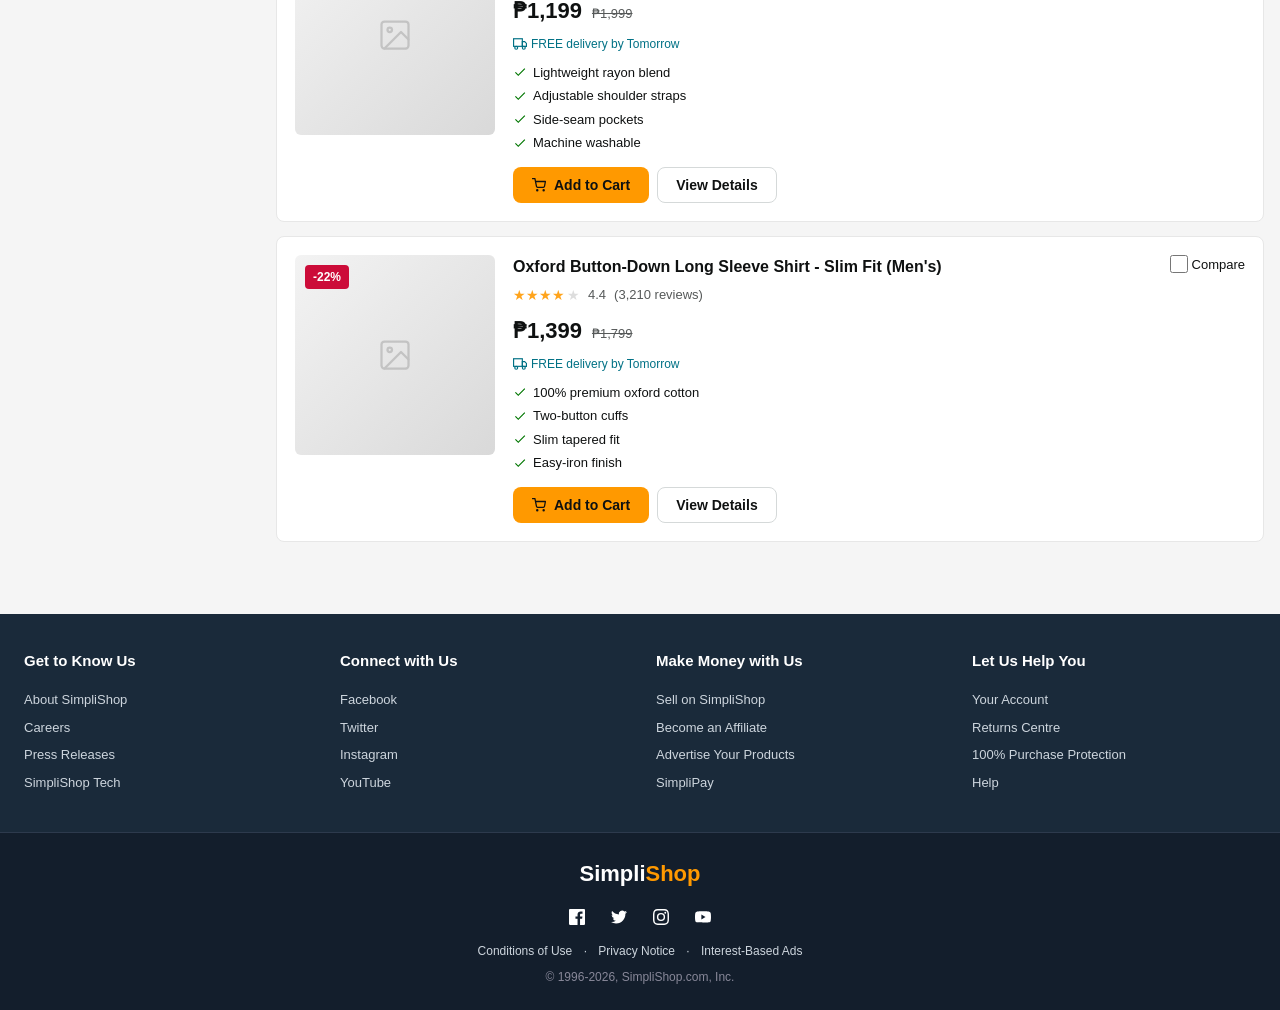
<file: search-clothes.html>
<!DOCTYPE html>
<html lang="en">
<head>
<meta charset="UTF-8" />
<meta name="viewport" content="width=device-width, initial-scale=1.0" />
<title>Clothing & Apparel - SimpliShop</title>
<link rel="stylesheet" href="css/styles.css" />
<link rel="stylesheet" href="css/pages.css" />
</head>
<body>
  <header class="header">
    <div class="header-inner">
      <a href="index.html" class="logo">Simpli<span class="logo-shop">Shop</span></a>
      <button class="location-pin" aria-label="Location">
        <svg width="22" height="22" viewBox="0 0 24 24" fill="white"><path d="M12 2C8.13 2 5 5.13 5 9c0 5.25 7 13 7 13s7-7.75 7-13c0-3.87-3.13-7-7-7zm0 9.5c-1.38 0-2.5-1.12-2.5-2.5s1.12-2.5 2.5-2.5 2.5 1.12 2.5 2.5-1.12 2.5-2.5 2.5z"/></svg>
      </button>
      <div class="search-bar">
        <input type="text" placeholder="Search SimpliShop" autocomplete="off" aria-label="Search">
        <button aria-label="Search">
          <svg width="20" height="20" viewBox="0 0 24 24" fill="none" stroke="white" stroke-width="2.5" stroke-linecap="round" stroke-linejoin="round"><circle cx="11" cy="11" r="8"/><line x1="21" y1="21" x2="16.65" y2="16.65"/></svg>
        </button>
      </div>
      <div class="header-right">
        <div class="header-greeting">Hello, <a href="signin.html">sign in</a></div>
        <a href="signin.html" class="icon-btn account-link" aria-label="Account">
          <svg width="24" height="24" viewBox="0 0 24 24" fill="none" stroke="currentColor" stroke-width="2" stroke-linecap="round" stroke-linejoin="round"><path d="M20 21v-2a4 4 0 0 0-4-4H8a4 4 0 0 0-4 4v2"/><circle cx="12" cy="7" r="4"/></svg>
        </a>
        <a href="cart.html" class="icon-btn" aria-label="Cart">
          <svg width="24" height="24" viewBox="0 0 24 24" fill="none" stroke="currentColor" stroke-width="2" stroke-linecap="round" stroke-linejoin="round"><circle cx="9" cy="21" r="1"/><circle cx="20" cy="21" r="1"/><path d="M1 1h4l2.68 13.39a2 2 0 0 0 2 1.61h9.72a2 2 0 0 0 2-1.61L23 6H6"/></svg>
          <span class="cart-count-badge">0</span>
        </a>
      </div>
    </div>
  </header>

  <div class="results-header">
    <div class="results-header-inner">
      <div>
        <h1>Clothing & Apparel</h1>
        <div class="results-count" data-total="6">Showing 6 of 6 results</div>
      </div>
      <div class="sort-dropdown">
        <span>Sort by:</span>
        <select>
          <option value="featured">Featured</option>
          <option value="price_low">Price: Low to High</option>
          <option value="price_high">Price: High to Low</option>
          <option value="rating">Avg. Customer Review</option>
        </select>
      </div>
    </div>
  </div>

  <div class="results-layout">
    <aside class="filters">
      <h3>Filters</h3>
      <a href="#" class="clear-filters">Clear all filters</a>
      <div class="filter-group">
        <div class="filter-group-header">
          <span>Brand</span>
          <svg width="14" height="14" viewBox="0 0 24 24" fill="none" stroke="currentColor" stroke-width="2.5" stroke-linecap="round" stroke-linejoin="round"><polyline points="18 15 12 9 6 15"/></svg>
        </div>
        <div class="filter-checkbox-list">
          <div class="filter-checkbox" data-group="brand">
              <label>
                <span><input type="checkbox" value="levi's"> Levi's</span>
                <span class="filter-item-count">(78)</span>
              </label>
            </div><div class="filter-checkbox" data-group="brand">
              <label>
                <span><input type="checkbox" value="uniqlo"> Uniqlo</span>
                <span class="filter-item-count">(156)</span>
              </label>
            </div><div class="filter-checkbox" data-group="brand">
              <label>
                <span><input type="checkbox" value="h&m"> H&M</span>
                <span class="filter-item-count">(234)</span>
              </label>
            </div><div class="filter-checkbox" data-group="brand">
              <label>
                <span><input type="checkbox" value="champion"> Champion</span>
                <span class="filter-item-count">(87)</span>
              </label>
            </div><div class="filter-checkbox" data-group="brand">
              <label>
                <span><input type="checkbox" value="zara"> Zara</span>
                <span class="filter-item-count">(198)</span>
              </label>
            </div><div class="filter-checkbox" data-group="brand">
              <label>
                <span><input type="checkbox" value="adidas"> Adidas</span>
                <span class="filter-item-count">(145)</span>
              </label>
            </div>
        </div>
      </div><div class="filter-group">
        <div class="filter-group-header">
          <span>Price</span>
          <svg width="14" height="14" viewBox="0 0 24 24" fill="none" stroke="currentColor" stroke-width="2.5" stroke-linecap="round" stroke-linejoin="round"><polyline points="18 15 12 9 6 15"/></svg>
        </div>
        <div class="filter-checkbox-list">
          <div class="filter-checkbox" data-group="price">
              <label>
                <span><input type="checkbox" value="under_5000"> Under ₱5,000</span>
                
              </label>
            </div><div class="filter-checkbox" data-group="price">
              <label>
                <span><input type="checkbox" value="5000_10000"> ₱5,000 - ₱10,000</span>
                
              </label>
            </div><div class="filter-checkbox" data-group="price">
              <label>
                <span><input type="checkbox" value="10000_20000"> ₱10,000 - ₱20,000</span>
                
              </label>
            </div><div class="filter-checkbox" data-group="price">
              <label>
                <span><input type="checkbox" value="over_30000"> Over ₱20,000</span>
                
              </label>
            </div>
        </div>
      </div><div class="filter-group">
        <div class="filter-group-header">
          <span>Customer Review</span>
          <svg width="14" height="14" viewBox="0 0 24 24" fill="none" stroke="currentColor" stroke-width="2.5" stroke-linecap="round" stroke-linejoin="round"><polyline points="18 15 12 9 6 15"/></svg>
        </div>
        <div class="filter-checkbox-list">
          <div class="filter-checkbox" data-group="rating">
              <label>
                <span><input type="checkbox" value="4"> 4★ & Up</span>
                
              </label>
            </div><div class="filter-checkbox" data-group="rating">
              <label>
                <span><input type="checkbox" value="3"> 3★ & Up</span>
                
              </label>
            </div><div class="filter-checkbox" data-group="rating">
              <label>
                <span><input type="checkbox" value="2"> 2★ & Up</span>
                
              </label>
            </div><div class="filter-checkbox" data-group="rating">
              <label>
                <span><input type="checkbox" value="1"> 1★ & Up</span>
                
              </label>
            </div>
        </div>
      </div><div class="filter-group">
        <div class="filter-group-header">
          <span>Category</span>
          <svg width="14" height="14" viewBox="0 0 24 24" fill="none" stroke="currentColor" stroke-width="2.5" stroke-linecap="round" stroke-linejoin="round"><polyline points="18 15 12 9 6 15"/></svg>
        </div>
        <div class="filter-checkbox-list">
          <div class="filter-checkbox" data-group="features">
              <label>
                <span><input type="checkbox" value="water resistant"> Water Resistant</span>
                <span class="filter-item-count">(78)</span>
              </label>
            </div>
        </div>
      </div>
    </aside>

    <div class="result-list">
      <div class="result-item"
        data-brand="uniqlo"
        data-price="599"
        data-rating="4.6"
        data-features="water resistant"
        data-connectivity="">
        <div class="result-item-sponsored">Sponsored</div>
        <div class="result-item-body">
          <div class="result-image">
            <span class="discount-badge">-30%</span>
            <img src="https://images.unsplash.com/photo-1521572163474-6864f9cf17ab?w=400&h=400&fit=crop" alt="Premium Cotton T-Shirt - Soft Tagless Crew Neck (Unisex)" onerror="this.parentElement.classList.add('img-fallback');this.remove();">
          </div>
          <div class="result-info">
            <h3>Premium Cotton T-Shirt - Soft Tagless Crew Neck (Unisex)</h3>
            <div class="product-rating">
              <span class="stars">★★★★<span style="color:#ddd">★</span></span>
              <span class="rating-text">4.6</span>
              <span class="review-count">(8,234 reviews)</span>
            </div>
            <div class="price-row">
              <span class="price">₱599</span>
              <span class="price-strike">₱855</span>
            </div>
            <div class="free-delivery">
              <svg width="14" height="14" viewBox="0 0 24 24" fill="none" stroke="currentColor" stroke-width="2"><rect x="1" y="3" width="15" height="13"/><polygon points="16 8 20 8 23 11 23 16 16 16 16 8"/><circle cx="5.5" cy="18.5" r="2.5"/><circle cx="18.5" cy="18.5" r="2.5"/></svg>
              FREE delivery by Tomorrow
            </div>
            <ul class="result-features">
              <li>100% combed cotton</li><li>Pre-shrunk fabric</li><li>Available in 12 colors</li><li>Sizes XS to 3XL</li>
            </ul>
            <div class="result-actions">
              <button class="btn btn-primary" data-add-to-cart
                data-id="c-tee-cotton" data-title="Premium Cotton T-Shirt - Soft Tagless Crew Neck (Unisex)" data-price="599" 
                data-price-strike="855" data-image="https://images.unsplash.com/photo-1521572163474-6864f9cf17ab?w=400&h=400&fit=crop">
                <svg width="14" height="14" viewBox="0 0 24 24" fill="none" stroke="currentColor" stroke-width="2.2" stroke-linecap="round" stroke-linejoin="round"><circle cx="9" cy="21" r="1"/><circle cx="20" cy="21" r="1"/><path d="M1 1h4l2.68 13.39a2 2 0 0 0 2 1.61h9.72a2 2 0 0 0 2-1.61L23 6H6"/></svg>
                Add to Cart
              </button>
              <button class="btn btn-outline">View Details</button>
            </div>
          </div>
          <div class="compare-cell">
            <label><input type="checkbox"> Compare</label>
          </div>
        </div>
      </div><div class="result-item"
        data-brand="levi's"
        data-price="1499"
        data-rating="4.5"
        data-features=""
        data-connectivity="">
        
        <div class="result-item-body">
          <div class="result-image">
            <span class="discount-badge">-25%</span>
            <img src="https://images.unsplash.com/photo-1542272604-787c3835535d?w=400&h=400&fit=crop" alt="Slim Fit Stretch Jeans - Dark Wash Indigo (Men's)" onerror="this.parentElement.classList.add('img-fallback');this.remove();">
          </div>
          <div class="result-info">
            <h3>Slim Fit Stretch Jeans - Dark Wash Indigo (Men's)</h3>
            <div class="product-rating">
              <span class="stars">★★★★<span style="color:#ddd">★</span></span>
              <span class="rating-text">4.5</span>
              <span class="review-count">(5,678 reviews)</span>
            </div>
            <div class="price-row">
              <span class="price">₱1,499</span>
              <span class="price-strike">₱1,999</span>
            </div>
            <div class="free-delivery">
              <svg width="14" height="14" viewBox="0 0 24 24" fill="none" stroke="currentColor" stroke-width="2"><rect x="1" y="3" width="15" height="13"/><polygon points="16 8 20 8 23 11 23 16 16 16 16 8"/><circle cx="5.5" cy="18.5" r="2.5"/><circle cx="18.5" cy="18.5" r="2.5"/></svg>
              FREE delivery by Tomorrow
            </div>
            <ul class="result-features">
              <li>98% cotton, 2% elastane</li><li>Mid-rise comfort waistband</li><li>Tapered slim leg opening</li><li>Sustainable wash process</li>
            </ul>
            <div class="result-actions">
              <button class="btn btn-primary" data-add-to-cart
                data-id="c-jeans-slim" data-title="Slim Fit Stretch Jeans - Dark Wash Indigo (Men's)" data-price="1499" 
                data-price-strike="1999" data-image="https://images.unsplash.com/photo-1542272604-787c3835535d?w=400&h=400&fit=crop">
                <svg width="14" height="14" viewBox="0 0 24 24" fill="none" stroke="currentColor" stroke-width="2.2" stroke-linecap="round" stroke-linejoin="round"><circle cx="9" cy="21" r="1"/><circle cx="20" cy="21" r="1"/><path d="M1 1h4l2.68 13.39a2 2 0 0 0 2 1.61h9.72a2 2 0 0 0 2-1.61L23 6H6"/></svg>
                Add to Cart
              </button>
              <button class="btn btn-outline">View Details</button>
            </div>
          </div>
          <div class="compare-cell">
            <label><input type="checkbox"> Compare</label>
          </div>
        </div>
      </div><div class="result-item"
        data-brand="champion"
        data-price="1299"
        data-rating="4.7"
        data-features="water resistant"
        data-connectivity="">
        <div class="result-item-sponsored">Sponsored</div>
        <div class="result-item-body">
          <div class="result-image">
            <span class="discount-badge">-35%</span>
            <img src="https://images.unsplash.com/photo-1556821840-3a63f95609a7?w=400&h=400&fit=crop" alt="Heavyweight Pullover Hoodie - Oversized Fit (Unisex)" onerror="this.parentElement.classList.add('img-fallback');this.remove();">
          </div>
          <div class="result-info">
            <h3>Heavyweight Pullover Hoodie - Oversized Fit (Unisex)</h3>
            <div class="product-rating">
              <span class="stars">★★★★<span style="color:#ddd">★</span></span>
              <span class="rating-text">4.7</span>
              <span class="review-count">(11,234 reviews)</span>
            </div>
            <div class="price-row">
              <span class="price">₱1,299</span>
              <span class="price-strike">₱1,999</span>
            </div>
            <div class="free-delivery">
              <svg width="14" height="14" viewBox="0 0 24 24" fill="none" stroke="currentColor" stroke-width="2"><rect x="1" y="3" width="15" height="13"/><polygon points="16 8 20 8 23 11 23 16 16 16 16 8"/><circle cx="5.5" cy="18.5" r="2.5"/><circle cx="18.5" cy="18.5" r="2.5"/></svg>
              FREE delivery by Tomorrow
            </div>
            <ul class="result-features">
              <li>350GSM fleece interior</li><li>Drawstring hood with metal eyelets</li><li>Kangaroo pocket</li><li>Ribbed cuffs and hem</li>
            </ul>
            <div class="result-actions">
              <button class="btn btn-primary" data-add-to-cart
                data-id="c-hoodie" data-title="Heavyweight Pullover Hoodie - Oversized Fit (Unisex)" data-price="1299" 
                data-price-strike="1999" data-image="https://images.unsplash.com/photo-1556821840-3a63f95609a7?w=400&h=400&fit=crop">
                <svg width="14" height="14" viewBox="0 0 24 24" fill="none" stroke="currentColor" stroke-width="2.2" stroke-linecap="round" stroke-linejoin="round"><circle cx="9" cy="21" r="1"/><circle cx="20" cy="21" r="1"/><path d="M1 1h4l2.68 13.39a2 2 0 0 0 2 1.61h9.72a2 2 0 0 0 2-1.61L23 6H6"/></svg>
                Add to Cart
              </button>
              <button class="btn btn-outline">View Details</button>
            </div>
          </div>
          <div class="compare-cell">
            <label><input type="checkbox"> Compare</label>
          </div>
        </div>
      </div><div class="result-item"
        data-brand="levi's"
        data-price="2199"
        data-rating="4.5"
        data-features=""
        data-connectivity="">
        
        <div class="result-item-body">
          <div class="result-image">
            <span class="discount-badge">-20%</span>
            <img src="https://images.unsplash.com/photo-1551028719-00167b16eac5?w=400&h=400&fit=crop" alt="Classic Denim Jacket - Vintage Wash (Women's)" onerror="this.parentElement.classList.add('img-fallback');this.remove();">
          </div>
          <div class="result-info">
            <h3>Classic Denim Jacket - Vintage Wash (Women's)</h3>
            <div class="product-rating">
              <span class="stars">★★★★<span style="color:#ddd">★</span></span>
              <span class="rating-text">4.5</span>
              <span class="review-count">(4,876 reviews)</span>
            </div>
            <div class="price-row">
              <span class="price">₱2,199</span>
              <span class="price-strike">₱2,749</span>
            </div>
            <div class="free-delivery">
              <svg width="14" height="14" viewBox="0 0 24 24" fill="none" stroke="currentColor" stroke-width="2"><rect x="1" y="3" width="15" height="13"/><polygon points="16 8 20 8 23 11 23 16 16 16 16 8"/><circle cx="5.5" cy="18.5" r="2.5"/><circle cx="18.5" cy="18.5" r="2.5"/></svg>
              FREE delivery by Tomorrow
            </div>
            <ul class="result-features">
              <li>Authentic vintage wash</li><li>Button-front closure</li><li>Two chest flap pockets</li><li>Tailored boyfriend fit</li>
            </ul>
            <div class="result-actions">
              <button class="btn btn-primary" data-add-to-cart
                data-id="c-jacket-denim" data-title="Classic Denim Jacket - Vintage Wash (Women's)" data-price="2199" 
                data-price-strike="2749" data-image="https://images.unsplash.com/photo-1551028719-00167b16eac5?w=400&h=400&fit=crop">
                <svg width="14" height="14" viewBox="0 0 24 24" fill="none" stroke="currentColor" stroke-width="2.2" stroke-linecap="round" stroke-linejoin="round"><circle cx="9" cy="21" r="1"/><circle cx="20" cy="21" r="1"/><path d="M1 1h4l2.68 13.39a2 2 0 0 0 2 1.61h9.72a2 2 0 0 0 2-1.61L23 6H6"/></svg>
                Add to Cart
              </button>
              <button class="btn btn-outline">View Details</button>
            </div>
          </div>
          <div class="compare-cell">
            <label><input type="checkbox"> Compare</label>
          </div>
        </div>
      </div><div class="result-item"
        data-brand="h&m"
        data-price="1199"
        data-rating="4.6"
        data-features=""
        data-connectivity="">
        
        <div class="result-item-body">
          <div class="result-image">
            <span class="discount-badge">-40%</span>
            <img src="https://images.unsplash.com/photo-1572804013309-59a88b7e92f1?w=400&h=400&fit=crop" alt="Floral Summer Maxi Dress - V-Neck Sleeveless" onerror="this.parentElement.classList.add('img-fallback');this.remove();">
          </div>
          <div class="result-info">
            <h3>Floral Summer Maxi Dress - V-Neck Sleeveless</h3>
            <div class="product-rating">
              <span class="stars">★★★★<span style="color:#ddd">★</span></span>
              <span class="rating-text">4.6</span>
              <span class="review-count">(7,654 reviews)</span>
            </div>
            <div class="price-row">
              <span class="price">₱1,199</span>
              <span class="price-strike">₱1,999</span>
            </div>
            <div class="free-delivery">
              <svg width="14" height="14" viewBox="0 0 24 24" fill="none" stroke="currentColor" stroke-width="2"><rect x="1" y="3" width="15" height="13"/><polygon points="16 8 20 8 23 11 23 16 16 16 16 8"/><circle cx="5.5" cy="18.5" r="2.5"/><circle cx="18.5" cy="18.5" r="2.5"/></svg>
              FREE delivery by Tomorrow
            </div>
            <ul class="result-features">
              <li>Lightweight rayon blend</li><li>Adjustable shoulder straps</li><li>Side-seam pockets</li><li>Machine washable</li>
            </ul>
            <div class="result-actions">
              <button class="btn btn-primary" data-add-to-cart
                data-id="c-dress-summer" data-title="Floral Summer Maxi Dress - V-Neck Sleeveless" data-price="1199" 
                data-price-strike="1999" data-image="https://images.unsplash.com/photo-1572804013309-59a88b7e92f1?w=400&h=400&fit=crop">
                <svg width="14" height="14" viewBox="0 0 24 24" fill="none" stroke="currentColor" stroke-width="2.2" stroke-linecap="round" stroke-linejoin="round"><circle cx="9" cy="21" r="1"/><circle cx="20" cy="21" r="1"/><path d="M1 1h4l2.68 13.39a2 2 0 0 0 2 1.61h9.72a2 2 0 0 0 2-1.61L23 6H6"/></svg>
                Add to Cart
              </button>
              <button class="btn btn-outline">View Details</button>
            </div>
          </div>
          <div class="compare-cell">
            <label><input type="checkbox"> Compare</label>
          </div>
        </div>
      </div><div class="result-item"
        data-brand="uniqlo"
        data-price="1399"
        data-rating="4.4"
        data-features=""
        data-connectivity="">
        
        <div class="result-item-body">
          <div class="result-image">
            <span class="discount-badge">-22%</span>
            <img src="https://images.unsplash.com/photo-1602810318383-e386cc2a3ccf?w=400&h=400&fit=crop" alt="Oxford Button-Down Long Sleeve Shirt - Slim Fit (Men's)" onerror="this.parentElement.classList.add('img-fallback');this.remove();">
          </div>
          <div class="result-info">
            <h3>Oxford Button-Down Long Sleeve Shirt - Slim Fit (Men's)</h3>
            <div class="product-rating">
              <span class="stars">★★★★<span style="color:#ddd">★</span></span>
              <span class="rating-text">4.4</span>
              <span class="review-count">(3,210 reviews)</span>
            </div>
            <div class="price-row">
              <span class="price">₱1,399</span>
              <span class="price-strike">₱1,799</span>
            </div>
            <div class="free-delivery">
              <svg width="14" height="14" viewBox="0 0 24 24" fill="none" stroke="currentColor" stroke-width="2"><rect x="1" y="3" width="15" height="13"/><polygon points="16 8 20 8 23 11 23 16 16 16 16 8"/><circle cx="5.5" cy="18.5" r="2.5"/><circle cx="18.5" cy="18.5" r="2.5"/></svg>
              FREE delivery by Tomorrow
            </div>
            <ul class="result-features">
              <li>100% premium oxford cotton</li><li>Two-button cuffs</li><li>Slim tapered fit</li><li>Easy-iron finish</li>
            </ul>
            <div class="result-actions">
              <button class="btn btn-primary" data-add-to-cart
                data-id="c-shirt-button" data-title="Oxford Button-Down Long Sleeve Shirt - Slim Fit (Men's)" data-price="1399" 
                data-price-strike="1799" data-image="https://images.unsplash.com/photo-1602810318383-e386cc2a3ccf?w=400&h=400&fit=crop">
                <svg width="14" height="14" viewBox="0 0 24 24" fill="none" stroke="currentColor" stroke-width="2.2" stroke-linecap="round" stroke-linejoin="round"><circle cx="9" cy="21" r="1"/><circle cx="20" cy="21" r="1"/><path d="M1 1h4l2.68 13.39a2 2 0 0 0 2 1.61h9.72a2 2 0 0 0 2-1.61L23 6H6"/></svg>
                Add to Cart
              </button>
              <button class="btn btn-outline">View Details</button>
            </div>
          </div>
          <div class="compare-cell">
            <label><input type="checkbox"> Compare</label>
          </div>
        </div>
      </div>
      <div class="compare-bar" style="display:none;">
        <h4>Compare ( <span class="compare-count">0</span> selected)</h4>
        <button class="btn btn-primary btn-compare-go disabled" disabled>
          Compare
          <svg width="16" height="16" viewBox="0 0 24 24" fill="none" stroke="currentColor" stroke-width="2.5" stroke-linecap="round" stroke-linejoin="round"><line x1="5" y1="12" x2="19" y2="12"/><polyline points="12,5 19,12 12,19"/></svg>
        </button>
      </div>
    </div>
  </div>

  <footer class="footer">
    <div class="footer-top">
      <div class="footer-col">
        <h4>Get to Know Us</h4>
        <a href="#">About SimpliShop</a>
        <a href="#">Careers</a>
        <a href="#">Press Releases</a>
        <a href="#">SimpliShop Tech</a>
      </div>
      <div class="footer-col">
        <h4>Connect with Us</h4>
        <a href="#">Facebook</a>
        <a href="#">Twitter</a>
        <a href="#">Instagram</a>
        <a href="#">YouTube</a>
      </div>
      <div class="footer-col">
        <h4>Make Money with Us</h4>
        <a href="#">Sell on SimpliShop</a>
        <a href="#">Become an Affiliate</a>
        <a href="#">Advertise Your Products</a>
        <a href="#">SimpliPay</a>
      </div>
      <div class="footer-col">
        <h4>Let Us Help You</h4>
        <a href="#">Your Account</a>
        <a href="#">Returns Centre</a>
        <a href="#">100% Purchase Protection</a>
        <a href="#">Help</a>
      </div>
    </div>
    <div class="footer-bottom">
      <div class="footer-logo">Simpli<span>Shop</span></div>
      <div class="footer-social">
        <a href="#" aria-label="Facebook"><svg width="16" height="16" viewBox="0 0 24 24" fill="currentColor"><path d="M22.675 0H1.325C.593 0 0 .593 0 1.325v21.351C0 23.408.593 24 1.325 24H12.82v-9.294H9.692v-3.622h3.128V8.413c0-3.1 1.893-4.788 4.659-4.788 1.325 0 2.463.099 2.795.143v3.24l-1.918.001c-1.504 0-1.795.715-1.795 1.763v2.313h3.587l-.467 3.622h-3.12V24h6.116c.73 0 1.323-.592 1.323-1.325V1.325C24 .593 23.407 0 22.675 0z"/></svg></a>
        <a href="#" aria-label="Twitter"><svg width="16" height="16" viewBox="0 0 24 24" fill="currentColor"><path d="M23.953 4.57a10 10 0 01-2.825.775 4.958 4.958 0 002.163-2.723c-.951.555-2.005.959-3.127 1.184a4.92 4.92 0 00-8.384 4.482C7.69 8.095 4.067 6.13 1.64 3.162a4.822 4.822 0 00-.666 2.475c0 1.71.87 3.213 2.188 4.096a4.904 4.904 0 01-2.228-.616v.06a4.923 4.923 0 003.946 4.827 4.996 4.996 0 01-2.212.085 4.936 4.936 0 004.604 3.417 9.867 9.867 0 01-6.102 2.105c-.39 0-.779-.023-1.17-.067a13.995 13.995 0 007.557 2.209c9.053 0 13.998-7.496 13.998-13.985 0-.21 0-.42-.015-.63A9.935 9.935 0 0024 4.59z"/></svg></a>
        <a href="#" aria-label="Instagram"><svg width="16" height="16" viewBox="0 0 24 24" fill="currentColor"><path d="M12 2.163c3.204 0 3.584.012 4.85.07 3.252.148 4.771 1.691 4.919 4.919.058 1.265.069 1.645.069 4.849 0 3.205-.012 3.584-.069 4.849-.149 3.225-1.664 4.771-4.919 4.919-1.266.058-1.644.07-4.85.07-3.204 0-3.584-.012-4.849-.07-3.26-.149-4.771-1.699-4.919-4.92-.058-1.265-.07-1.644-.07-4.849 0-3.204.013-3.583.07-4.849.149-3.227 1.664-4.771 4.919-4.919 1.266-.057 1.645-.069 4.849-.069zM12 0C8.741 0 8.333.014 7.053.072 2.695.272.273 2.69.073 7.052.014 8.333 0 8.741 0 12c0 3.259.014 3.668.072 4.948.2 4.358 2.618 6.78 6.98 6.98C8.333 23.986 8.741 24 12 24c3.259 0 3.668-.014 4.948-.072 4.354-.2 6.782-2.618 6.979-6.98.059-1.28.073-1.689.073-4.948 0-3.259-.014-3.667-.072-4.947-.196-4.354-2.617-6.78-6.979-6.98C15.668.014 15.259 0 12 0zm0 5.838a6.162 6.162 0 100 12.324 6.162 6.162 0 000-12.324zM12 16a4 4 0 110-8 4 4 0 010 8zm6.406-11.845a1.44 1.44 0 100 2.881 1.44 1.44 0 000-2.881z"/></svg></a>
        <a href="#" aria-label="YouTube"><svg width="16" height="16" viewBox="0 0 24 24" fill="currentColor"><path d="M23.498 6.186a3.016 3.016 0 0 0-2.122-2.136C19.505 3.545 12 3.545 12 3.545s-7.505 0-9.377.505A3.017 3.017 0 0 0 .502 6.186C0 8.07 0 12 0 12s0 3.93.502 5.814a3.016 3.016 0 0 0 2.122 2.136c1.871.505 9.376.505 9.376.505s7.505 0 9.377-.505a3.015 3.015 0 0 0 2.122-2.136C24 15.93 24 12 24 12s0-3.93-.502-5.814zM9.545 15.568V8.432L15.818 12l-6.273 3.568z"/></svg></a>
      </div>
      <div class="footer-links-bottom">
        <a href="#">Conditions of Use</a> ·
        <a href="#">Privacy Notice</a> ·
        <a href="#">Interest-Based Ads</a>
      </div>
      <div class="footer-copyright">© 1996-2026, SimpliShop.com, Inc.</div>
    </div>
  </footer>

  <script src="js/script.js"></script>
</body>
</html>
</file>
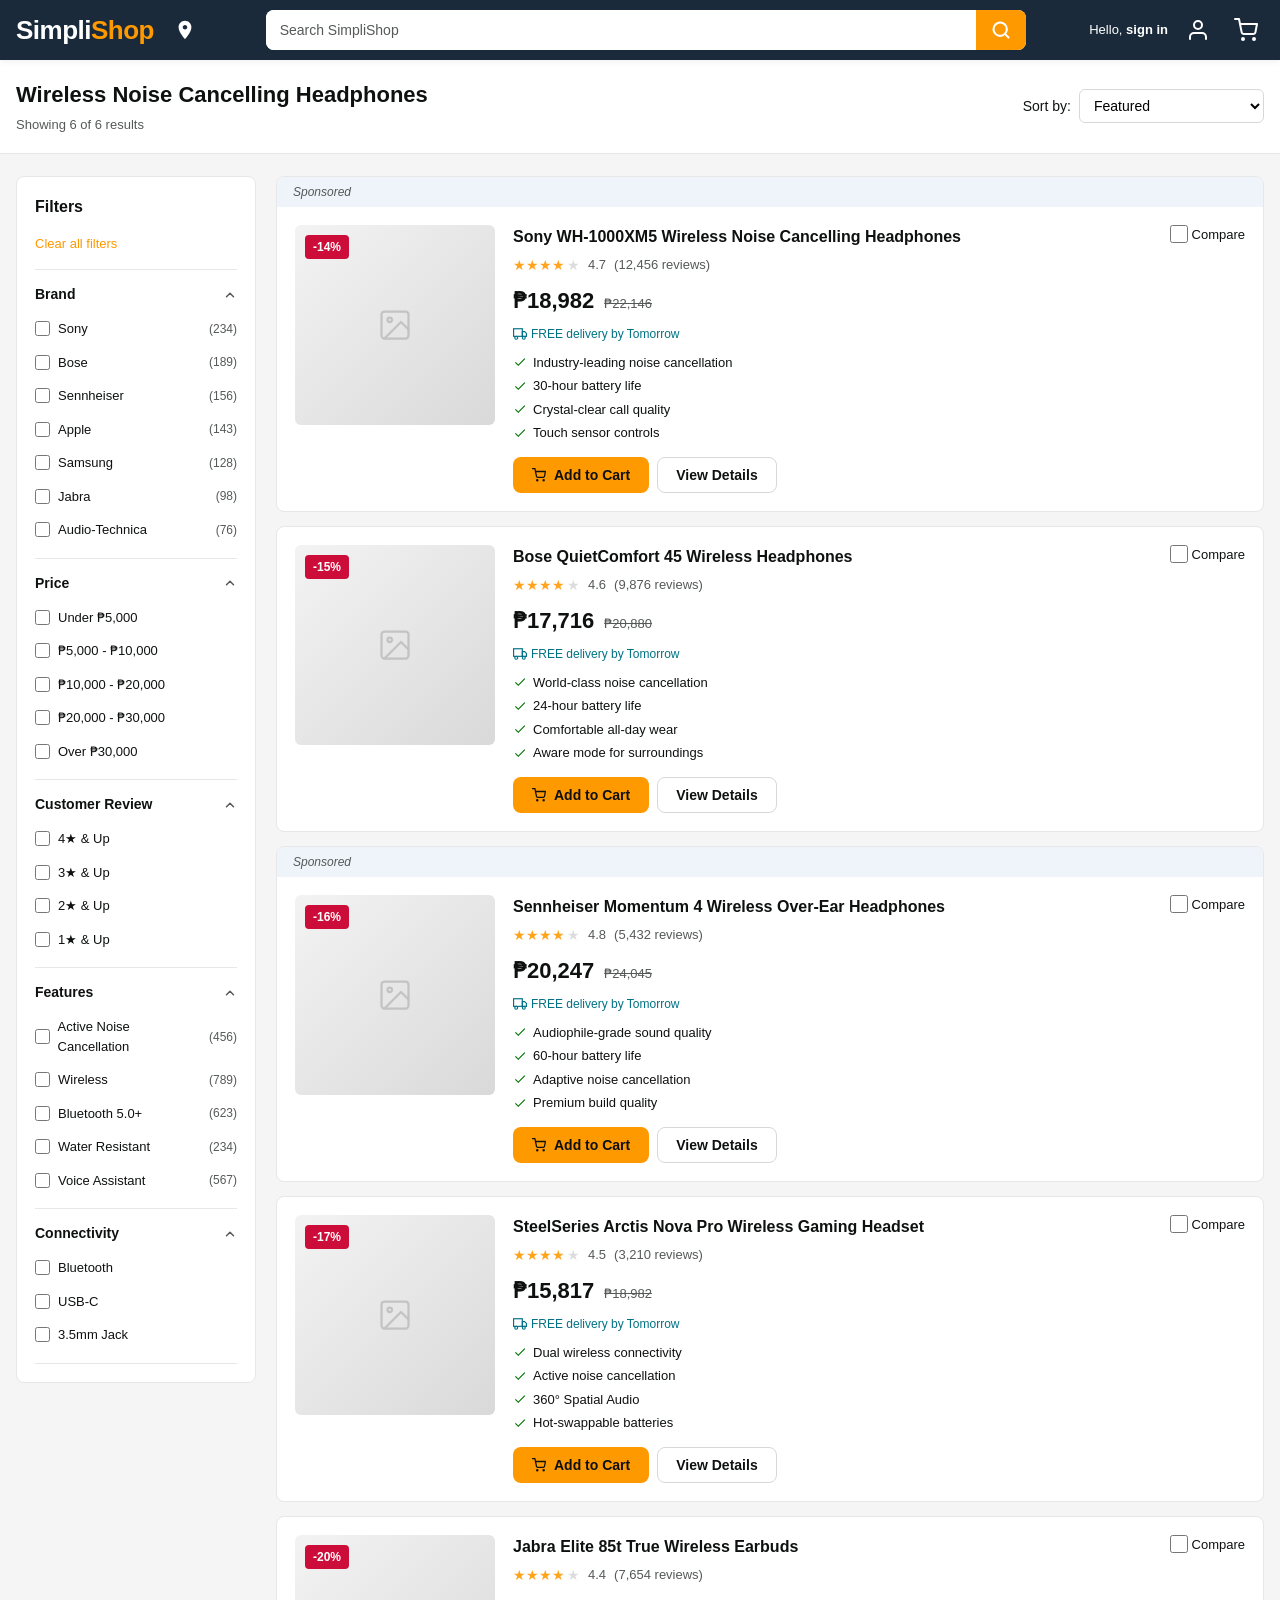
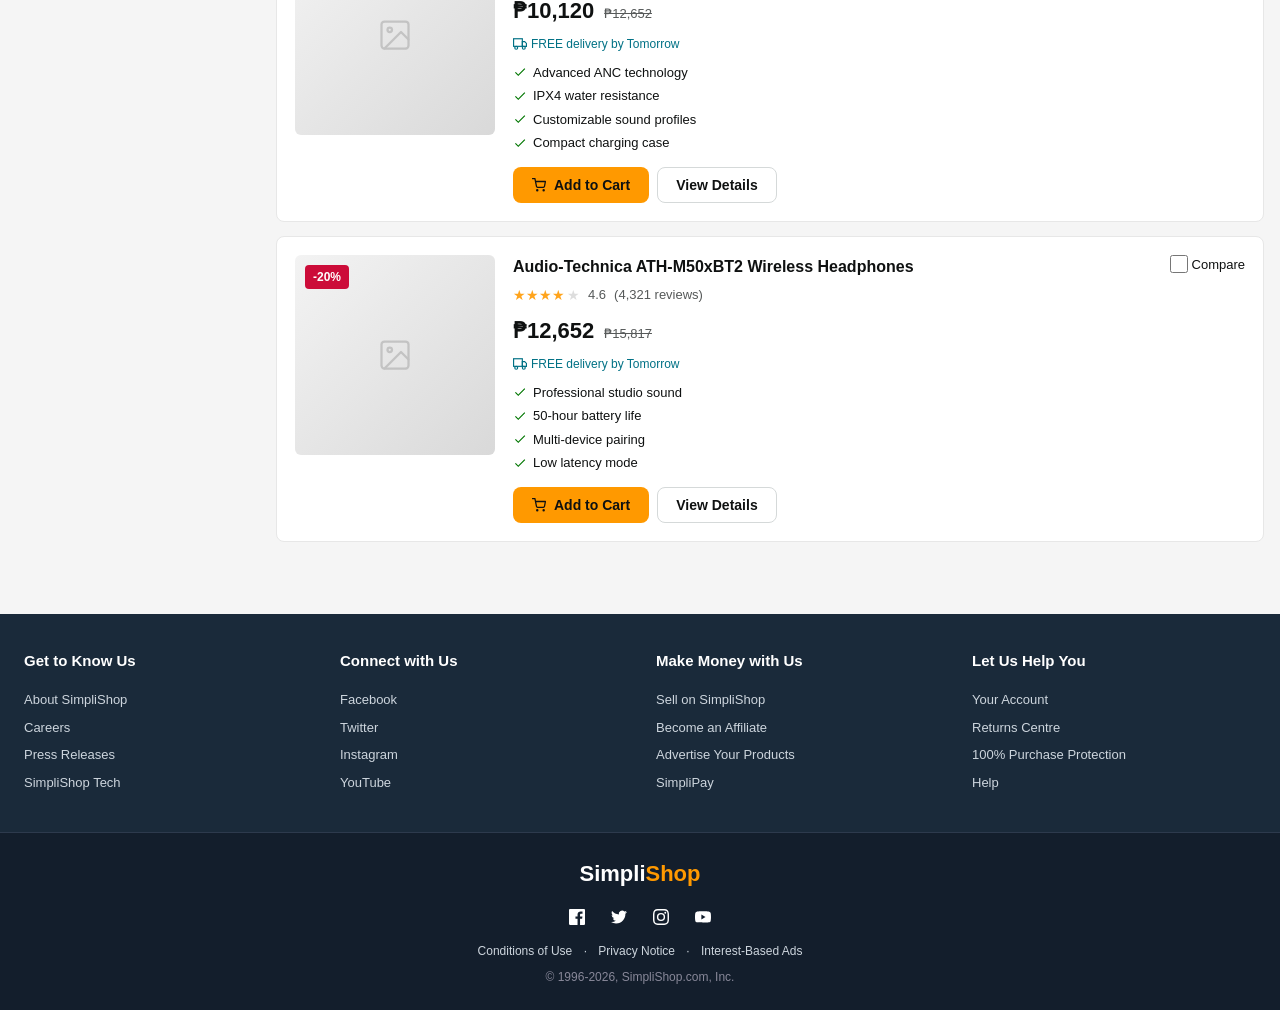
<file: search-headphones.html>
<!DOCTYPE html>
<html lang="en">
<head>
<meta charset="UTF-8" />
<meta name="viewport" content="width=device-width, initial-scale=1.0" />
<title>Wireless Noise Cancelling Headphones - SimpliShop</title>
<link rel="stylesheet" href="css/styles.css" />
<link rel="stylesheet" href="css/pages.css" />
</head>
<body>
  <header class="header">
    <div class="header-inner">
      <a href="index.html" class="logo">Simpli<span class="logo-shop">Shop</span></a>
      <button class="location-pin" aria-label="Location">
        <svg width="22" height="22" viewBox="0 0 24 24" fill="white"><path d="M12 2C8.13 2 5 5.13 5 9c0 5.25 7 13 7 13s7-7.75 7-13c0-3.87-3.13-7-7-7zm0 9.5c-1.38 0-2.5-1.12-2.5-2.5s1.12-2.5 2.5-2.5 2.5 1.12 2.5 2.5-1.12 2.5-2.5 2.5z"/></svg>
      </button>
      <div class="search-bar">
        <input type="text" placeholder="Search SimpliShop" autocomplete="off" aria-label="Search">
        <button aria-label="Search">
          <svg width="20" height="20" viewBox="0 0 24 24" fill="none" stroke="white" stroke-width="2.5" stroke-linecap="round" stroke-linejoin="round"><circle cx="11" cy="11" r="8"/><line x1="21" y1="21" x2="16.65" y2="16.65"/></svg>
        </button>
      </div>
      <div class="header-right">
        <div class="header-greeting">Hello, <a href="signin.html">sign in</a></div>
        <a href="signin.html" class="icon-btn account-link" aria-label="Account">
          <svg width="24" height="24" viewBox="0 0 24 24" fill="none" stroke="currentColor" stroke-width="2" stroke-linecap="round" stroke-linejoin="round"><path d="M20 21v-2a4 4 0 0 0-4-4H8a4 4 0 0 0-4 4v2"/><circle cx="12" cy="7" r="4"/></svg>
        </a>
        <a href="cart.html" class="icon-btn" aria-label="Cart">
          <svg width="24" height="24" viewBox="0 0 24 24" fill="none" stroke="currentColor" stroke-width="2" stroke-linecap="round" stroke-linejoin="round"><circle cx="9" cy="21" r="1"/><circle cx="20" cy="21" r="1"/><path d="M1 1h4l2.68 13.39a2 2 0 0 0 2 1.61h9.72a2 2 0 0 0 2-1.61L23 6H6"/></svg>
          <span class="cart-count-badge">0</span>
        </a>
      </div>
    </div>
  </header>

  <div class="results-header">
    <div class="results-header-inner">
      <div>
        <h1>Wireless Noise Cancelling Headphones</h1>
        <div class="results-count" data-total="6">Showing 6 of 6 results</div>
      </div>
      <div class="sort-dropdown">
        <span>Sort by:</span>
        <select>
          <option value="featured">Featured</option>
          <option value="price_low">Price: Low to High</option>
          <option value="price_high">Price: High to Low</option>
          <option value="rating">Avg. Customer Review</option>
        </select>
      </div>
    </div>
  </div>

  <div class="results-layout">
    <aside class="filters">
      <h3>Filters</h3>
      <a href="#" class="clear-filters">Clear all filters</a>
      <div class="filter-group">
        <div class="filter-group-header">
          <span>Brand</span>
          <svg width="14" height="14" viewBox="0 0 24 24" fill="none" stroke="currentColor" stroke-width="2.5" stroke-linecap="round" stroke-linejoin="round"><polyline points="18 15 12 9 6 15"/></svg>
        </div>
        <div class="filter-checkbox-list">
          <div class="filter-checkbox" data-group="brand">
              <label>
                <span><input type="checkbox" value="sony"> Sony</span>
                <span class="filter-item-count">(234)</span>
              </label>
            </div><div class="filter-checkbox" data-group="brand">
              <label>
                <span><input type="checkbox" value="bose"> Bose</span>
                <span class="filter-item-count">(189)</span>
              </label>
            </div><div class="filter-checkbox" data-group="brand">
              <label>
                <span><input type="checkbox" value="sennheiser"> Sennheiser</span>
                <span class="filter-item-count">(156)</span>
              </label>
            </div><div class="filter-checkbox" data-group="brand">
              <label>
                <span><input type="checkbox" value="apple"> Apple</span>
                <span class="filter-item-count">(143)</span>
              </label>
            </div><div class="filter-checkbox" data-group="brand">
              <label>
                <span><input type="checkbox" value="samsung"> Samsung</span>
                <span class="filter-item-count">(128)</span>
              </label>
            </div><div class="filter-checkbox" data-group="brand">
              <label>
                <span><input type="checkbox" value="jabra"> Jabra</span>
                <span class="filter-item-count">(98)</span>
              </label>
            </div><div class="filter-checkbox" data-group="brand">
              <label>
                <span><input type="checkbox" value="audio-technica"> Audio-Technica</span>
                <span class="filter-item-count">(76)</span>
              </label>
            </div>
        </div>
      </div><div class="filter-group">
        <div class="filter-group-header">
          <span>Price</span>
          <svg width="14" height="14" viewBox="0 0 24 24" fill="none" stroke="currentColor" stroke-width="2.5" stroke-linecap="round" stroke-linejoin="round"><polyline points="18 15 12 9 6 15"/></svg>
        </div>
        <div class="filter-checkbox-list">
          <div class="filter-checkbox" data-group="price">
              <label>
                <span><input type="checkbox" value="under_5000"> Under ₱5,000</span>
                
              </label>
            </div><div class="filter-checkbox" data-group="price">
              <label>
                <span><input type="checkbox" value="5000_10000"> ₱5,000 - ₱10,000</span>
                
              </label>
            </div><div class="filter-checkbox" data-group="price">
              <label>
                <span><input type="checkbox" value="10000_20000"> ₱10,000 - ₱20,000</span>
                
              </label>
            </div><div class="filter-checkbox" data-group="price">
              <label>
                <span><input type="checkbox" value="20000_30000"> ₱20,000 - ₱30,000</span>
                
              </label>
            </div><div class="filter-checkbox" data-group="price">
              <label>
                <span><input type="checkbox" value="over_30000"> Over ₱30,000</span>
                
              </label>
            </div>
        </div>
      </div><div class="filter-group">
        <div class="filter-group-header">
          <span>Customer Review</span>
          <svg width="14" height="14" viewBox="0 0 24 24" fill="none" stroke="currentColor" stroke-width="2.5" stroke-linecap="round" stroke-linejoin="round"><polyline points="18 15 12 9 6 15"/></svg>
        </div>
        <div class="filter-checkbox-list">
          <div class="filter-checkbox" data-group="rating">
              <label>
                <span><input type="checkbox" value="4"> 4★ & Up</span>
                
              </label>
            </div><div class="filter-checkbox" data-group="rating">
              <label>
                <span><input type="checkbox" value="3"> 3★ & Up</span>
                
              </label>
            </div><div class="filter-checkbox" data-group="rating">
              <label>
                <span><input type="checkbox" value="2"> 2★ & Up</span>
                
              </label>
            </div><div class="filter-checkbox" data-group="rating">
              <label>
                <span><input type="checkbox" value="1"> 1★ & Up</span>
                
              </label>
            </div>
        </div>
      </div><div class="filter-group">
        <div class="filter-group-header">
          <span>Features</span>
          <svg width="14" height="14" viewBox="0 0 24 24" fill="none" stroke="currentColor" stroke-width="2.5" stroke-linecap="round" stroke-linejoin="round"><polyline points="18 15 12 9 6 15"/></svg>
        </div>
        <div class="filter-checkbox-list">
          <div class="filter-checkbox" data-group="features">
              <label>
                <span><input type="checkbox" value="active noise cancellation"> Active Noise Cancellation</span>
                <span class="filter-item-count">(456)</span>
              </label>
            </div><div class="filter-checkbox" data-group="features">
              <label>
                <span><input type="checkbox" value="wireless"> Wireless</span>
                <span class="filter-item-count">(789)</span>
              </label>
            </div><div class="filter-checkbox" data-group="features">
              <label>
                <span><input type="checkbox" value="bluetooth 5.0+"> Bluetooth 5.0+</span>
                <span class="filter-item-count">(623)</span>
              </label>
            </div><div class="filter-checkbox" data-group="features">
              <label>
                <span><input type="checkbox" value="water resistant"> Water Resistant</span>
                <span class="filter-item-count">(234)</span>
              </label>
            </div><div class="filter-checkbox" data-group="features">
              <label>
                <span><input type="checkbox" value="voice assistant"> Voice Assistant</span>
                <span class="filter-item-count">(567)</span>
              </label>
            </div>
        </div>
      </div><div class="filter-group">
        <div class="filter-group-header">
          <span>Connectivity</span>
          <svg width="14" height="14" viewBox="0 0 24 24" fill="none" stroke="currentColor" stroke-width="2.5" stroke-linecap="round" stroke-linejoin="round"><polyline points="18 15 12 9 6 15"/></svg>
        </div>
        <div class="filter-checkbox-list">
          <div class="filter-checkbox" data-group="connectivity">
              <label>
                <span><input type="checkbox" value="bluetooth"> Bluetooth</span>
                
              </label>
            </div><div class="filter-checkbox" data-group="connectivity">
              <label>
                <span><input type="checkbox" value="usb-c"> USB-C</span>
                
              </label>
            </div><div class="filter-checkbox" data-group="connectivity">
              <label>
                <span><input type="checkbox" value="3.5mm jack"> 3.5mm Jack</span>
                
              </label>
            </div>
        </div>
      </div>
    </aside>

    <div class="result-list">
      <div class="result-item"
        data-brand="sony"
        data-price="18982"
        data-rating="4.7"
        data-features="active noise cancellation,wireless,bluetooth 5.0+,voice assistant"
        data-connectivity="bluetooth,usb-c">
        <div class="result-item-sponsored">Sponsored</div>
        <div class="result-item-body">
          <div class="result-image">
            <span class="discount-badge">-14%</span>
            <img src="https://images.unsplash.com/photo-1583394838336-acd977736f90?w=400&h=400&fit=crop" alt="Sony WH-1000XM5 Wireless Noise Cancelling Headphones" onerror="this.parentElement.classList.add('img-fallback');this.remove();">
          </div>
          <div class="result-info">
            <h3>Sony WH-1000XM5 Wireless Noise Cancelling Headphones</h3>
            <div class="product-rating">
              <span class="stars">★★★★<span style="color:#ddd">★</span></span>
              <span class="rating-text">4.7</span>
              <span class="review-count">(12,456 reviews)</span>
            </div>
            <div class="price-row">
              <span class="price">₱18,982</span>
              <span class="price-strike">₱22,146</span>
            </div>
            <div class="free-delivery">
              <svg width="14" height="14" viewBox="0 0 24 24" fill="none" stroke="currentColor" stroke-width="2"><rect x="1" y="3" width="15" height="13"/><polygon points="16 8 20 8 23 11 23 16 16 16 16 8"/><circle cx="5.5" cy="18.5" r="2.5"/><circle cx="18.5" cy="18.5" r="2.5"/></svg>
              FREE delivery by Tomorrow
            </div>
            <ul class="result-features">
              <li>Industry-leading noise cancellation</li><li>30-hour battery life</li><li>Crystal-clear call quality</li><li>Touch sensor controls</li>
            </ul>
            <div class="result-actions">
              <button class="btn btn-primary" data-add-to-cart
                data-id="h-sony-xm5" data-title="Sony WH-1000XM5 Wireless Noise Cancelling Headphones" data-price="18982" 
                data-price-strike="22146" data-image="https://images.unsplash.com/photo-1583394838336-acd977736f90?w=400&h=400&fit=crop">
                <svg width="14" height="14" viewBox="0 0 24 24" fill="none" stroke="currentColor" stroke-width="2.2" stroke-linecap="round" stroke-linejoin="round"><circle cx="9" cy="21" r="1"/><circle cx="20" cy="21" r="1"/><path d="M1 1h4l2.68 13.39a2 2 0 0 0 2 1.61h9.72a2 2 0 0 0 2-1.61L23 6H6"/></svg>
                Add to Cart
              </button>
              <button class="btn btn-outline">View Details</button>
            </div>
          </div>
          <div class="compare-cell">
            <label><input type="checkbox"> Compare</label>
          </div>
        </div>
      </div><div class="result-item"
        data-brand="bose"
        data-price="17716"
        data-rating="4.6"
        data-features="active noise cancellation,wireless,bluetooth 5.0+"
        data-connectivity="bluetooth,3.5mm jack">
        
        <div class="result-item-body">
          <div class="result-image">
            <span class="discount-badge">-15%</span>
            <img src="https://images.unsplash.com/photo-1545127398-14699f92334b?w=400&h=400&fit=crop" alt="Bose QuietComfort 45 Wireless Headphones" onerror="this.parentElement.classList.add('img-fallback');this.remove();">
          </div>
          <div class="result-info">
            <h3>Bose QuietComfort 45 Wireless Headphones</h3>
            <div class="product-rating">
              <span class="stars">★★★★<span style="color:#ddd">★</span></span>
              <span class="rating-text">4.6</span>
              <span class="review-count">(9,876 reviews)</span>
            </div>
            <div class="price-row">
              <span class="price">₱17,716</span>
              <span class="price-strike">₱20,880</span>
            </div>
            <div class="free-delivery">
              <svg width="14" height="14" viewBox="0 0 24 24" fill="none" stroke="currentColor" stroke-width="2"><rect x="1" y="3" width="15" height="13"/><polygon points="16 8 20 8 23 11 23 16 16 16 16 8"/><circle cx="5.5" cy="18.5" r="2.5"/><circle cx="18.5" cy="18.5" r="2.5"/></svg>
              FREE delivery by Tomorrow
            </div>
            <ul class="result-features">
              <li>World-class noise cancellation</li><li>24-hour battery life</li><li>Comfortable all-day wear</li><li>Aware mode for surroundings</li>
            </ul>
            <div class="result-actions">
              <button class="btn btn-primary" data-add-to-cart
                data-id="h-bose-qc45" data-title="Bose QuietComfort 45 Wireless Headphones" data-price="17716" 
                data-price-strike="20880" data-image="https://images.unsplash.com/photo-1545127398-14699f92334b?w=400&h=400&fit=crop">
                <svg width="14" height="14" viewBox="0 0 24 24" fill="none" stroke="currentColor" stroke-width="2.2" stroke-linecap="round" stroke-linejoin="round"><circle cx="9" cy="21" r="1"/><circle cx="20" cy="21" r="1"/><path d="M1 1h4l2.68 13.39a2 2 0 0 0 2 1.61h9.72a2 2 0 0 0 2-1.61L23 6H6"/></svg>
                Add to Cart
              </button>
              <button class="btn btn-outline">View Details</button>
            </div>
          </div>
          <div class="compare-cell">
            <label><input type="checkbox"> Compare</label>
          </div>
        </div>
      </div><div class="result-item"
        data-brand="sennheiser"
        data-price="20247"
        data-rating="4.8"
        data-features="active noise cancellation,wireless,bluetooth 5.0+"
        data-connectivity="bluetooth,usb-c">
        <div class="result-item-sponsored">Sponsored</div>
        <div class="result-item-body">
          <div class="result-image">
            <span class="discount-badge">-16%</span>
            <img src="https://images.unsplash.com/photo-1599669454699-248893623440?w=400&h=400&fit=crop" alt="Sennheiser Momentum 4 Wireless Over-Ear Headphones" onerror="this.parentElement.classList.add('img-fallback');this.remove();">
          </div>
          <div class="result-info">
            <h3>Sennheiser Momentum 4 Wireless Over-Ear Headphones</h3>
            <div class="product-rating">
              <span class="stars">★★★★<span style="color:#ddd">★</span></span>
              <span class="rating-text">4.8</span>
              <span class="review-count">(5,432 reviews)</span>
            </div>
            <div class="price-row">
              <span class="price">₱20,247</span>
              <span class="price-strike">₱24,045</span>
            </div>
            <div class="free-delivery">
              <svg width="14" height="14" viewBox="0 0 24 24" fill="none" stroke="currentColor" stroke-width="2"><rect x="1" y="3" width="15" height="13"/><polygon points="16 8 20 8 23 11 23 16 16 16 16 8"/><circle cx="5.5" cy="18.5" r="2.5"/><circle cx="18.5" cy="18.5" r="2.5"/></svg>
              FREE delivery by Tomorrow
            </div>
            <ul class="result-features">
              <li>Audiophile-grade sound quality</li><li>60-hour battery life</li><li>Adaptive noise cancellation</li><li>Premium build quality</li>
            </ul>
            <div class="result-actions">
              <button class="btn btn-primary" data-add-to-cart
                data-id="h-sennheiser-m4" data-title="Sennheiser Momentum 4 Wireless Over-Ear Headphones" data-price="20247" 
                data-price-strike="24045" data-image="https://images.unsplash.com/photo-1599669454699-248893623440?w=400&h=400&fit=crop">
                <svg width="14" height="14" viewBox="0 0 24 24" fill="none" stroke="currentColor" stroke-width="2.2" stroke-linecap="round" stroke-linejoin="round"><circle cx="9" cy="21" r="1"/><circle cx="20" cy="21" r="1"/><path d="M1 1h4l2.68 13.39a2 2 0 0 0 2 1.61h9.72a2 2 0 0 0 2-1.61L23 6H6"/></svg>
                Add to Cart
              </button>
              <button class="btn btn-outline">View Details</button>
            </div>
          </div>
          <div class="compare-cell">
            <label><input type="checkbox"> Compare</label>
          </div>
        </div>
      </div><div class="result-item"
        data-brand="steelseries"
        data-price="15817"
        data-rating="4.5"
        data-features="active noise cancellation,wireless,voice assistant"
        data-connectivity="bluetooth,usb-c">
        
        <div class="result-item-body">
          <div class="result-image">
            <span class="discount-badge">-17%</span>
            <img src="https://images.unsplash.com/photo-1612444530582-fc66183b16f7?w=400&h=400&fit=crop" alt="SteelSeries Arctis Nova Pro Wireless Gaming Headset" onerror="this.parentElement.classList.add('img-fallback');this.remove();">
          </div>
          <div class="result-info">
            <h3>SteelSeries Arctis Nova Pro Wireless Gaming Headset</h3>
            <div class="product-rating">
              <span class="stars">★★★★<span style="color:#ddd">★</span></span>
              <span class="rating-text">4.5</span>
              <span class="review-count">(3,210 reviews)</span>
            </div>
            <div class="price-row">
              <span class="price">₱15,817</span>
              <span class="price-strike">₱18,982</span>
            </div>
            <div class="free-delivery">
              <svg width="14" height="14" viewBox="0 0 24 24" fill="none" stroke="currentColor" stroke-width="2"><rect x="1" y="3" width="15" height="13"/><polygon points="16 8 20 8 23 11 23 16 16 16 16 8"/><circle cx="5.5" cy="18.5" r="2.5"/><circle cx="18.5" cy="18.5" r="2.5"/></svg>
              FREE delivery by Tomorrow
            </div>
            <ul class="result-features">
              <li>Dual wireless connectivity</li><li>Active noise cancellation</li><li>360° Spatial Audio</li><li>Hot-swappable batteries</li>
            </ul>
            <div class="result-actions">
              <button class="btn btn-primary" data-add-to-cart
                data-id="h-arctis-nova" data-title="SteelSeries Arctis Nova Pro Wireless Gaming Headset" data-price="15817" 
                data-price-strike="18982" data-image="https://images.unsplash.com/photo-1612444530582-fc66183b16f7?w=400&h=400&fit=crop">
                <svg width="14" height="14" viewBox="0 0 24 24" fill="none" stroke="currentColor" stroke-width="2.2" stroke-linecap="round" stroke-linejoin="round"><circle cx="9" cy="21" r="1"/><circle cx="20" cy="21" r="1"/><path d="M1 1h4l2.68 13.39a2 2 0 0 0 2 1.61h9.72a2 2 0 0 0 2-1.61L23 6H6"/></svg>
                Add to Cart
              </button>
              <button class="btn btn-outline">View Details</button>
            </div>
          </div>
          <div class="compare-cell">
            <label><input type="checkbox"> Compare</label>
          </div>
        </div>
      </div><div class="result-item"
        data-brand="jabra"
        data-price="10120"
        data-rating="4.4"
        data-features="active noise cancellation,wireless,water resistant"
        data-connectivity="bluetooth">
        
        <div class="result-item-body">
          <div class="result-image">
            <span class="discount-badge">-20%</span>
            <img src="https://images.unsplash.com/photo-1606220588913-b3aacb4d2f46?w=400&h=400&fit=crop" alt="Jabra Elite 85t True Wireless Earbuds" onerror="this.parentElement.classList.add('img-fallback');this.remove();">
          </div>
          <div class="result-info">
            <h3>Jabra Elite 85t True Wireless Earbuds</h3>
            <div class="product-rating">
              <span class="stars">★★★★<span style="color:#ddd">★</span></span>
              <span class="rating-text">4.4</span>
              <span class="review-count">(7,654 reviews)</span>
            </div>
            <div class="price-row">
              <span class="price">₱10,120</span>
              <span class="price-strike">₱12,652</span>
            </div>
            <div class="free-delivery">
              <svg width="14" height="14" viewBox="0 0 24 24" fill="none" stroke="currentColor" stroke-width="2"><rect x="1" y="3" width="15" height="13"/><polygon points="16 8 20 8 23 11 23 16 16 16 16 8"/><circle cx="5.5" cy="18.5" r="2.5"/><circle cx="18.5" cy="18.5" r="2.5"/></svg>
              FREE delivery by Tomorrow
            </div>
            <ul class="result-features">
              <li>Advanced ANC technology</li><li>IPX4 water resistance</li><li>Customizable sound profiles</li><li>Compact charging case</li>
            </ul>
            <div class="result-actions">
              <button class="btn btn-primary" data-add-to-cart
                data-id="h-jabra-85t" data-title="Jabra Elite 85t True Wireless Earbuds" data-price="10120" 
                data-price-strike="12652" data-image="https://images.unsplash.com/photo-1606220588913-b3aacb4d2f46?w=400&h=400&fit=crop">
                <svg width="14" height="14" viewBox="0 0 24 24" fill="none" stroke="currentColor" stroke-width="2.2" stroke-linecap="round" stroke-linejoin="round"><circle cx="9" cy="21" r="1"/><circle cx="20" cy="21" r="1"/><path d="M1 1h4l2.68 13.39a2 2 0 0 0 2 1.61h9.72a2 2 0 0 0 2-1.61L23 6H6"/></svg>
                Add to Cart
              </button>
              <button class="btn btn-outline">View Details</button>
            </div>
          </div>
          <div class="compare-cell">
            <label><input type="checkbox"> Compare</label>
          </div>
        </div>
      </div><div class="result-item"
        data-brand="audio-technica"
        data-price="12652"
        data-rating="4.6"
        data-features="wireless,bluetooth 5.0+"
        data-connectivity="bluetooth,3.5mm jack">
        
        <div class="result-item-body">
          <div class="result-image">
            <span class="discount-badge">-20%</span>
            <img src="https://images.unsplash.com/photo-1572536147248-ac59a8abfa4b?w=400&h=400&fit=crop" alt="Audio-Technica ATH-M50xBT2 Wireless Headphones" onerror="this.parentElement.classList.add('img-fallback');this.remove();">
          </div>
          <div class="result-info">
            <h3>Audio-Technica ATH-M50xBT2 Wireless Headphones</h3>
            <div class="product-rating">
              <span class="stars">★★★★<span style="color:#ddd">★</span></span>
              <span class="rating-text">4.6</span>
              <span class="review-count">(4,321 reviews)</span>
            </div>
            <div class="price-row">
              <span class="price">₱12,652</span>
              <span class="price-strike">₱15,817</span>
            </div>
            <div class="free-delivery">
              <svg width="14" height="14" viewBox="0 0 24 24" fill="none" stroke="currentColor" stroke-width="2"><rect x="1" y="3" width="15" height="13"/><polygon points="16 8 20 8 23 11 23 16 16 16 16 8"/><circle cx="5.5" cy="18.5" r="2.5"/><circle cx="18.5" cy="18.5" r="2.5"/></svg>
              FREE delivery by Tomorrow
            </div>
            <ul class="result-features">
              <li>Professional studio sound</li><li>50-hour battery life</li><li>Multi-device pairing</li><li>Low latency mode</li>
            </ul>
            <div class="result-actions">
              <button class="btn btn-primary" data-add-to-cart
                data-id="h-audio-technica" data-title="Audio-Technica ATH-M50xBT2 Wireless Headphones" data-price="12652" 
                data-price-strike="15817" data-image="https://images.unsplash.com/photo-1572536147248-ac59a8abfa4b?w=400&h=400&fit=crop">
                <svg width="14" height="14" viewBox="0 0 24 24" fill="none" stroke="currentColor" stroke-width="2.2" stroke-linecap="round" stroke-linejoin="round"><circle cx="9" cy="21" r="1"/><circle cx="20" cy="21" r="1"/><path d="M1 1h4l2.68 13.39a2 2 0 0 0 2 1.61h9.72a2 2 0 0 0 2-1.61L23 6H6"/></svg>
                Add to Cart
              </button>
              <button class="btn btn-outline">View Details</button>
            </div>
          </div>
          <div class="compare-cell">
            <label><input type="checkbox"> Compare</label>
          </div>
        </div>
      </div>
      <div class="compare-bar" style="display:none;">
        <h4>Compare ( <span class="compare-count">0</span> selected)</h4>
        <button class="btn btn-primary btn-compare-go disabled" disabled>
          Compare
          <svg width="16" height="16" viewBox="0 0 24 24" fill="none" stroke="currentColor" stroke-width="2.5" stroke-linecap="round" stroke-linejoin="round"><line x1="5" y1="12" x2="19" y2="12"/><polyline points="12,5 19,12 12,19"/></svg>
        </button>
      </div>
    </div>
  </div>

  <footer class="footer">
    <div class="footer-top">
      <div class="footer-col">
        <h4>Get to Know Us</h4>
        <a href="#">About SimpliShop</a>
        <a href="#">Careers</a>
        <a href="#">Press Releases</a>
        <a href="#">SimpliShop Tech</a>
      </div>
      <div class="footer-col">
        <h4>Connect with Us</h4>
        <a href="#">Facebook</a>
        <a href="#">Twitter</a>
        <a href="#">Instagram</a>
        <a href="#">YouTube</a>
      </div>
      <div class="footer-col">
        <h4>Make Money with Us</h4>
        <a href="#">Sell on SimpliShop</a>
        <a href="#">Become an Affiliate</a>
        <a href="#">Advertise Your Products</a>
        <a href="#">SimpliPay</a>
      </div>
      <div class="footer-col">
        <h4>Let Us Help You</h4>
        <a href="#">Your Account</a>
        <a href="#">Returns Centre</a>
        <a href="#">100% Purchase Protection</a>
        <a href="#">Help</a>
      </div>
    </div>
    <div class="footer-bottom">
      <div class="footer-logo">Simpli<span>Shop</span></div>
      <div class="footer-social">
        <a href="#" aria-label="Facebook"><svg width="16" height="16" viewBox="0 0 24 24" fill="currentColor"><path d="M22.675 0H1.325C.593 0 0 .593 0 1.325v21.351C0 23.408.593 24 1.325 24H12.82v-9.294H9.692v-3.622h3.128V8.413c0-3.1 1.893-4.788 4.659-4.788 1.325 0 2.463.099 2.795.143v3.24l-1.918.001c-1.504 0-1.795.715-1.795 1.763v2.313h3.587l-.467 3.622h-3.12V24h6.116c.73 0 1.323-.592 1.323-1.325V1.325C24 .593 23.407 0 22.675 0z"/></svg></a>
        <a href="#" aria-label="Twitter"><svg width="16" height="16" viewBox="0 0 24 24" fill="currentColor"><path d="M23.953 4.57a10 10 0 01-2.825.775 4.958 4.958 0 002.163-2.723c-.951.555-2.005.959-3.127 1.184a4.92 4.92 0 00-8.384 4.482C7.69 8.095 4.067 6.13 1.64 3.162a4.822 4.822 0 00-.666 2.475c0 1.71.87 3.213 2.188 4.096a4.904 4.904 0 01-2.228-.616v.06a4.923 4.923 0 003.946 4.827 4.996 4.996 0 01-2.212.085 4.936 4.936 0 004.604 3.417 9.867 9.867 0 01-6.102 2.105c-.39 0-.779-.023-1.17-.067a13.995 13.995 0 007.557 2.209c9.053 0 13.998-7.496 13.998-13.985 0-.21 0-.42-.015-.63A9.935 9.935 0 0024 4.59z"/></svg></a>
        <a href="#" aria-label="Instagram"><svg width="16" height="16" viewBox="0 0 24 24" fill="currentColor"><path d="M12 2.163c3.204 0 3.584.012 4.85.07 3.252.148 4.771 1.691 4.919 4.919.058 1.265.069 1.645.069 4.849 0 3.205-.012 3.584-.069 4.849-.149 3.225-1.664 4.771-4.919 4.919-1.266.058-1.644.07-4.85.07-3.204 0-3.584-.012-4.849-.07-3.26-.149-4.771-1.699-4.919-4.92-.058-1.265-.07-1.644-.07-4.849 0-3.204.013-3.583.07-4.849.149-3.227 1.664-4.771 4.919-4.919 1.266-.057 1.645-.069 4.849-.069zM12 0C8.741 0 8.333.014 7.053.072 2.695.272.273 2.69.073 7.052.014 8.333 0 8.741 0 12c0 3.259.014 3.668.072 4.948.2 4.358 2.618 6.78 6.98 6.98C8.333 23.986 8.741 24 12 24c3.259 0 3.668-.014 4.948-.072 4.354-.2 6.782-2.618 6.979-6.98.059-1.28.073-1.689.073-4.948 0-3.259-.014-3.667-.072-4.947-.196-4.354-2.617-6.78-6.979-6.98C15.668.014 15.259 0 12 0zm0 5.838a6.162 6.162 0 100 12.324 6.162 6.162 0 000-12.324zM12 16a4 4 0 110-8 4 4 0 010 8zm6.406-11.845a1.44 1.44 0 100 2.881 1.44 1.44 0 000-2.881z"/></svg></a>
        <a href="#" aria-label="YouTube"><svg width="16" height="16" viewBox="0 0 24 24" fill="currentColor"><path d="M23.498 6.186a3.016 3.016 0 0 0-2.122-2.136C19.505 3.545 12 3.545 12 3.545s-7.505 0-9.377.505A3.017 3.017 0 0 0 .502 6.186C0 8.07 0 12 0 12s0 3.93.502 5.814a3.016 3.016 0 0 0 2.122 2.136c1.871.505 9.376.505 9.376.505s7.505 0 9.377-.505a3.015 3.015 0 0 0 2.122-2.136C24 15.93 24 12 24 12s0-3.93-.502-5.814zM9.545 15.568V8.432L15.818 12l-6.273 3.568z"/></svg></a>
      </div>
      <div class="footer-links-bottom">
        <a href="#">Conditions of Use</a> ·
        <a href="#">Privacy Notice</a> ·
        <a href="#">Interest-Based Ads</a>
      </div>
      <div class="footer-copyright">© 1996-2026, SimpliShop.com, Inc.</div>
    </div>
  </footer>

  <script src="js/script.js"></script>
</body>
</html>
</file>
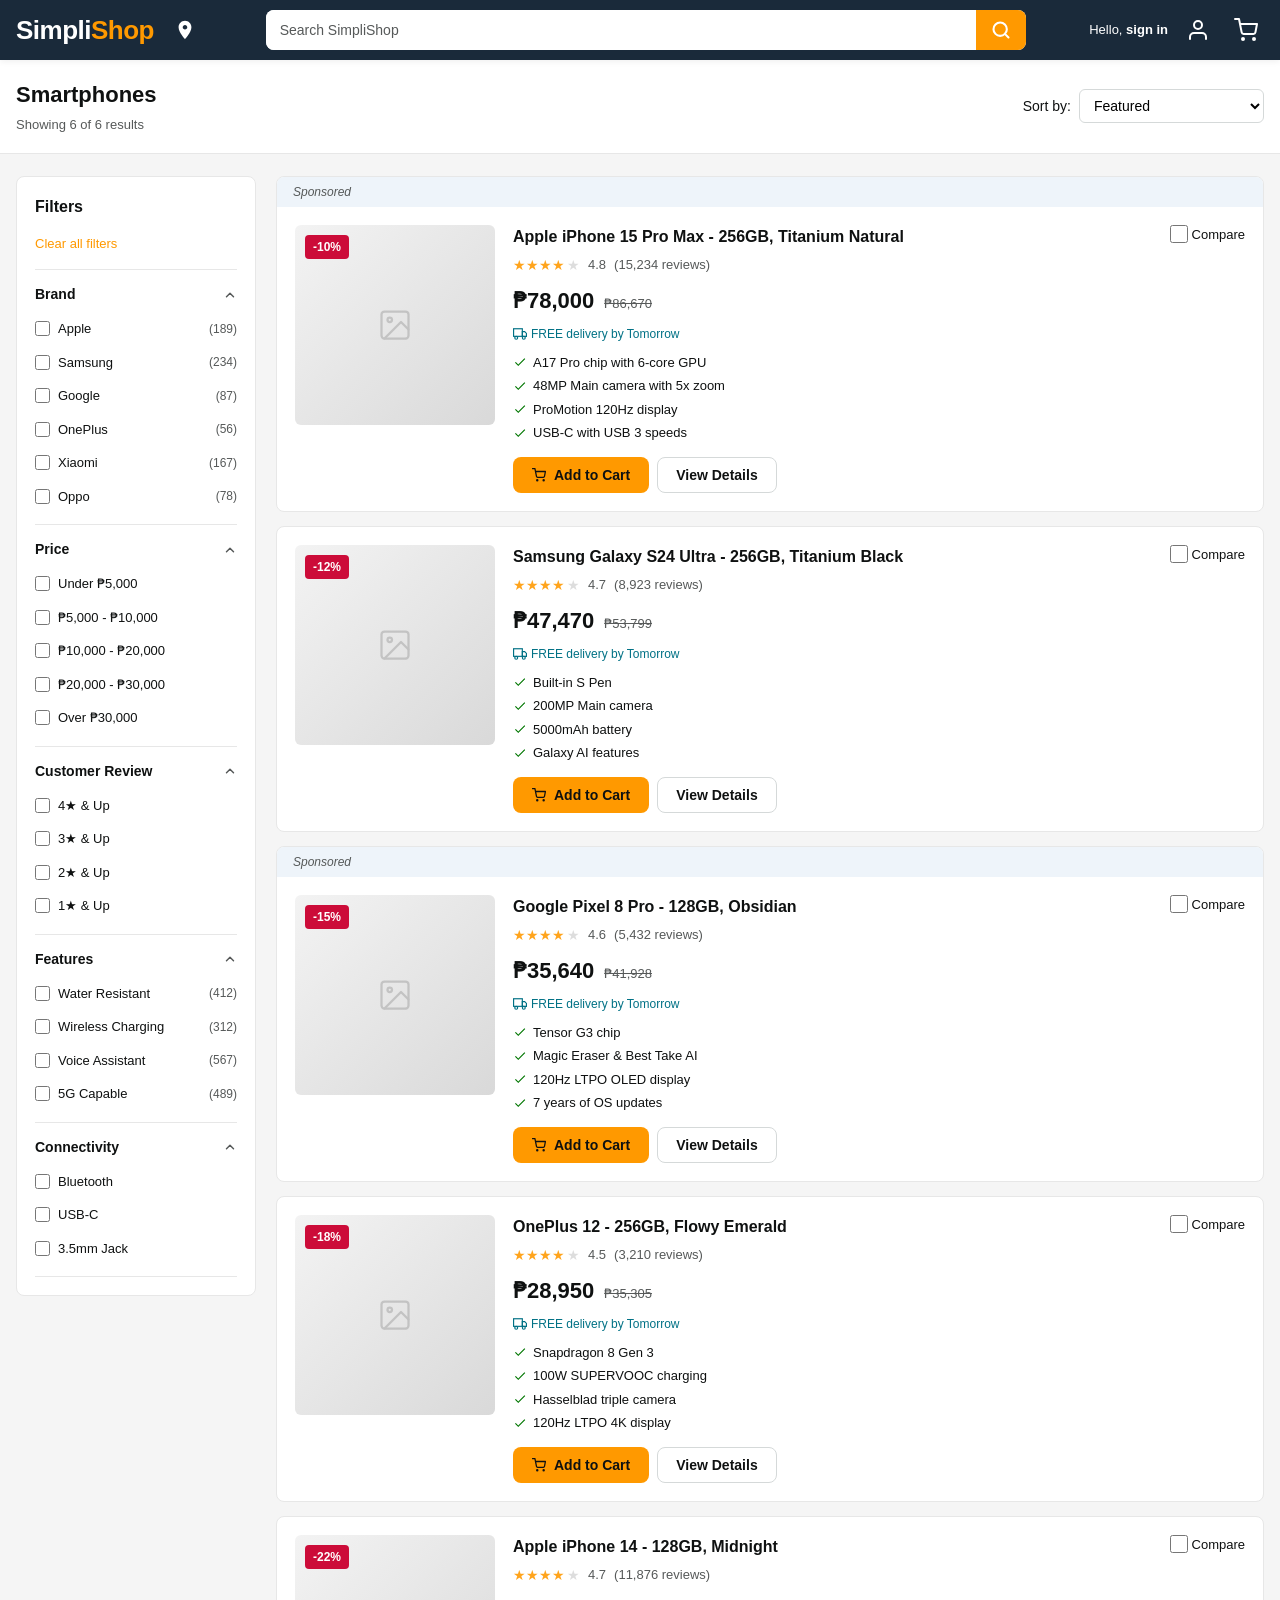
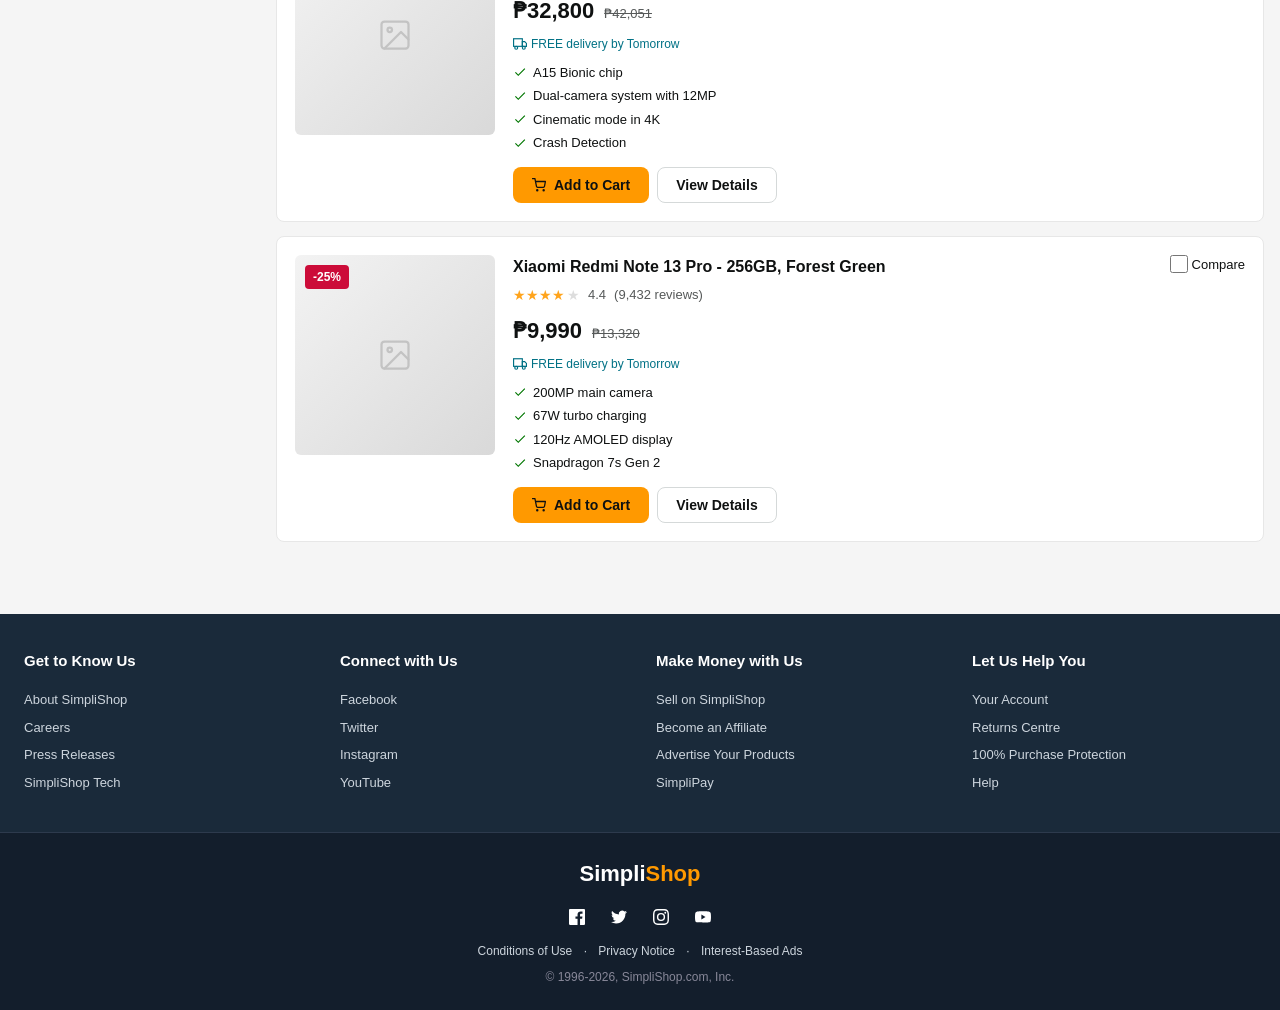
<file: search-smartphones.html>
<!DOCTYPE html>
<html lang="en">
<head>
<meta charset="UTF-8" />
<meta name="viewport" content="width=device-width, initial-scale=1.0" />
<title>Smartphones - SimpliShop</title>
<link rel="stylesheet" href="css/styles.css" />
<link rel="stylesheet" href="css/pages.css" />
</head>
<body>
  <header class="header">
    <div class="header-inner">
      <a href="index.html" class="logo">Simpli<span class="logo-shop">Shop</span></a>
      <button class="location-pin" aria-label="Location">
        <svg width="22" height="22" viewBox="0 0 24 24" fill="white"><path d="M12 2C8.13 2 5 5.13 5 9c0 5.25 7 13 7 13s7-7.75 7-13c0-3.87-3.13-7-7-7zm0 9.5c-1.38 0-2.5-1.12-2.5-2.5s1.12-2.5 2.5-2.5 2.5 1.12 2.5 2.5-1.12 2.5-2.5 2.5z"/></svg>
      </button>
      <div class="search-bar">
        <input type="text" placeholder="Search SimpliShop" autocomplete="off" aria-label="Search">
        <button aria-label="Search">
          <svg width="20" height="20" viewBox="0 0 24 24" fill="none" stroke="white" stroke-width="2.5" stroke-linecap="round" stroke-linejoin="round"><circle cx="11" cy="11" r="8"/><line x1="21" y1="21" x2="16.65" y2="16.65"/></svg>
        </button>
      </div>
      <div class="header-right">
        <div class="header-greeting">Hello, <a href="signin.html">sign in</a></div>
        <a href="signin.html" class="icon-btn account-link" aria-label="Account">
          <svg width="24" height="24" viewBox="0 0 24 24" fill="none" stroke="currentColor" stroke-width="2" stroke-linecap="round" stroke-linejoin="round"><path d="M20 21v-2a4 4 0 0 0-4-4H8a4 4 0 0 0-4 4v2"/><circle cx="12" cy="7" r="4"/></svg>
        </a>
        <a href="cart.html" class="icon-btn" aria-label="Cart">
          <svg width="24" height="24" viewBox="0 0 24 24" fill="none" stroke="currentColor" stroke-width="2" stroke-linecap="round" stroke-linejoin="round"><circle cx="9" cy="21" r="1"/><circle cx="20" cy="21" r="1"/><path d="M1 1h4l2.68 13.39a2 2 0 0 0 2 1.61h9.72a2 2 0 0 0 2-1.61L23 6H6"/></svg>
          <span class="cart-count-badge">0</span>
        </a>
      </div>
    </div>
  </header>

  <div class="results-header">
    <div class="results-header-inner">
      <div>
        <h1>Smartphones</h1>
        <div class="results-count" data-total="6">Showing 6 of 6 results</div>
      </div>
      <div class="sort-dropdown">
        <span>Sort by:</span>
        <select>
          <option value="featured">Featured</option>
          <option value="price_low">Price: Low to High</option>
          <option value="price_high">Price: High to Low</option>
          <option value="rating">Avg. Customer Review</option>
        </select>
      </div>
    </div>
  </div>

  <div class="results-layout">
    <aside class="filters">
      <h3>Filters</h3>
      <a href="#" class="clear-filters">Clear all filters</a>
      <div class="filter-group">
        <div class="filter-group-header">
          <span>Brand</span>
          <svg width="14" height="14" viewBox="0 0 24 24" fill="none" stroke="currentColor" stroke-width="2.5" stroke-linecap="round" stroke-linejoin="round"><polyline points="18 15 12 9 6 15"/></svg>
        </div>
        <div class="filter-checkbox-list">
          <div class="filter-checkbox" data-group="brand">
              <label>
                <span><input type="checkbox" value="apple"> Apple</span>
                <span class="filter-item-count">(189)</span>
              </label>
            </div><div class="filter-checkbox" data-group="brand">
              <label>
                <span><input type="checkbox" value="samsung"> Samsung</span>
                <span class="filter-item-count">(234)</span>
              </label>
            </div><div class="filter-checkbox" data-group="brand">
              <label>
                <span><input type="checkbox" value="google"> Google</span>
                <span class="filter-item-count">(87)</span>
              </label>
            </div><div class="filter-checkbox" data-group="brand">
              <label>
                <span><input type="checkbox" value="oneplus"> OnePlus</span>
                <span class="filter-item-count">(56)</span>
              </label>
            </div><div class="filter-checkbox" data-group="brand">
              <label>
                <span><input type="checkbox" value="xiaomi"> Xiaomi</span>
                <span class="filter-item-count">(167)</span>
              </label>
            </div><div class="filter-checkbox" data-group="brand">
              <label>
                <span><input type="checkbox" value="oppo"> Oppo</span>
                <span class="filter-item-count">(78)</span>
              </label>
            </div>
        </div>
      </div><div class="filter-group">
        <div class="filter-group-header">
          <span>Price</span>
          <svg width="14" height="14" viewBox="0 0 24 24" fill="none" stroke="currentColor" stroke-width="2.5" stroke-linecap="round" stroke-linejoin="round"><polyline points="18 15 12 9 6 15"/></svg>
        </div>
        <div class="filter-checkbox-list">
          <div class="filter-checkbox" data-group="price">
              <label>
                <span><input type="checkbox" value="under_5000"> Under ₱5,000</span>
                
              </label>
            </div><div class="filter-checkbox" data-group="price">
              <label>
                <span><input type="checkbox" value="5000_10000"> ₱5,000 - ₱10,000</span>
                
              </label>
            </div><div class="filter-checkbox" data-group="price">
              <label>
                <span><input type="checkbox" value="10000_20000"> ₱10,000 - ₱20,000</span>
                
              </label>
            </div><div class="filter-checkbox" data-group="price">
              <label>
                <span><input type="checkbox" value="20000_30000"> ₱20,000 - ₱30,000</span>
                
              </label>
            </div><div class="filter-checkbox" data-group="price">
              <label>
                <span><input type="checkbox" value="over_30000"> Over ₱30,000</span>
                
              </label>
            </div>
        </div>
      </div><div class="filter-group">
        <div class="filter-group-header">
          <span>Customer Review</span>
          <svg width="14" height="14" viewBox="0 0 24 24" fill="none" stroke="currentColor" stroke-width="2.5" stroke-linecap="round" stroke-linejoin="round"><polyline points="18 15 12 9 6 15"/></svg>
        </div>
        <div class="filter-checkbox-list">
          <div class="filter-checkbox" data-group="rating">
              <label>
                <span><input type="checkbox" value="4"> 4★ & Up</span>
                
              </label>
            </div><div class="filter-checkbox" data-group="rating">
              <label>
                <span><input type="checkbox" value="3"> 3★ & Up</span>
                
              </label>
            </div><div class="filter-checkbox" data-group="rating">
              <label>
                <span><input type="checkbox" value="2"> 2★ & Up</span>
                
              </label>
            </div><div class="filter-checkbox" data-group="rating">
              <label>
                <span><input type="checkbox" value="1"> 1★ & Up</span>
                
              </label>
            </div>
        </div>
      </div><div class="filter-group">
        <div class="filter-group-header">
          <span>Features</span>
          <svg width="14" height="14" viewBox="0 0 24 24" fill="none" stroke="currentColor" stroke-width="2.5" stroke-linecap="round" stroke-linejoin="round"><polyline points="18 15 12 9 6 15"/></svg>
        </div>
        <div class="filter-checkbox-list">
          <div class="filter-checkbox" data-group="features">
              <label>
                <span><input type="checkbox" value="water resistant"> Water Resistant</span>
                <span class="filter-item-count">(412)</span>
              </label>
            </div><div class="filter-checkbox" data-group="features">
              <label>
                <span><input type="checkbox" value="wireless"> Wireless Charging</span>
                <span class="filter-item-count">(312)</span>
              </label>
            </div><div class="filter-checkbox" data-group="features">
              <label>
                <span><input type="checkbox" value="voice assistant"> Voice Assistant</span>
                <span class="filter-item-count">(567)</span>
              </label>
            </div><div class="filter-checkbox" data-group="features">
              <label>
                <span><input type="checkbox" value="5g"> 5G Capable</span>
                <span class="filter-item-count">(489)</span>
              </label>
            </div>
        </div>
      </div><div class="filter-group">
        <div class="filter-group-header">
          <span>Connectivity</span>
          <svg width="14" height="14" viewBox="0 0 24 24" fill="none" stroke="currentColor" stroke-width="2.5" stroke-linecap="round" stroke-linejoin="round"><polyline points="18 15 12 9 6 15"/></svg>
        </div>
        <div class="filter-checkbox-list">
          <div class="filter-checkbox" data-group="connectivity">
              <label>
                <span><input type="checkbox" value="bluetooth"> Bluetooth</span>
                
              </label>
            </div><div class="filter-checkbox" data-group="connectivity">
              <label>
                <span><input type="checkbox" value="usb-c"> USB-C</span>
                
              </label>
            </div><div class="filter-checkbox" data-group="connectivity">
              <label>
                <span><input type="checkbox" value="3.5mm jack"> 3.5mm Jack</span>
                
              </label>
            </div>
        </div>
      </div>
    </aside>

    <div class="result-list">
      <div class="result-item"
        data-brand="apple"
        data-price="78000"
        data-rating="4.8"
        data-features="water resistant,voice assistant,wireless"
        data-connectivity="bluetooth,usb-c">
        <div class="result-item-sponsored">Sponsored</div>
        <div class="result-item-body">
          <div class="result-image">
            <span class="discount-badge">-10%</span>
            <img src="https://images.unsplash.com/photo-1592750475338-74b7b21085ab?w=400&h=400&fit=crop" alt="Apple iPhone 15 Pro Max - 256GB, Titanium Natural" onerror="this.parentElement.classList.add('img-fallback');this.remove();">
          </div>
          <div class="result-info">
            <h3>Apple iPhone 15 Pro Max - 256GB, Titanium Natural</h3>
            <div class="product-rating">
              <span class="stars">★★★★<span style="color:#ddd">★</span></span>
              <span class="rating-text">4.8</span>
              <span class="review-count">(15,234 reviews)</span>
            </div>
            <div class="price-row">
              <span class="price">₱78,000</span>
              <span class="price-strike">₱86,670</span>
            </div>
            <div class="free-delivery">
              <svg width="14" height="14" viewBox="0 0 24 24" fill="none" stroke="currentColor" stroke-width="2"><rect x="1" y="3" width="15" height="13"/><polygon points="16 8 20 8 23 11 23 16 16 16 16 8"/><circle cx="5.5" cy="18.5" r="2.5"/><circle cx="18.5" cy="18.5" r="2.5"/></svg>
              FREE delivery by Tomorrow
            </div>
            <ul class="result-features">
              <li>A17 Pro chip with 6-core GPU</li><li>48MP Main camera with 5x zoom</li><li>ProMotion 120Hz display</li><li>USB-C with USB 3 speeds</li>
            </ul>
            <div class="result-actions">
              <button class="btn btn-primary" data-add-to-cart
                data-id="s-iphone-15pm" data-title="Apple iPhone 15 Pro Max - 256GB, Titanium Natural" data-price="78000" 
                data-price-strike="86670" data-image="https://images.unsplash.com/photo-1592750475338-74b7b21085ab?w=400&h=400&fit=crop">
                <svg width="14" height="14" viewBox="0 0 24 24" fill="none" stroke="currentColor" stroke-width="2.2" stroke-linecap="round" stroke-linejoin="round"><circle cx="9" cy="21" r="1"/><circle cx="20" cy="21" r="1"/><path d="M1 1h4l2.68 13.39a2 2 0 0 0 2 1.61h9.72a2 2 0 0 0 2-1.61L23 6H6"/></svg>
                Add to Cart
              </button>
              <button class="btn btn-outline">View Details</button>
            </div>
          </div>
          <div class="compare-cell">
            <label><input type="checkbox"> Compare</label>
          </div>
        </div>
      </div><div class="result-item"
        data-brand="samsung"
        data-price="47470"
        data-rating="4.7"
        data-features="water resistant,voice assistant,wireless"
        data-connectivity="bluetooth,usb-c">
        
        <div class="result-item-body">
          <div class="result-image">
            <span class="discount-badge">-12%</span>
            <img src="https://images.unsplash.com/photo-1610792516775-01de03eae630?w=400&h=400&fit=crop" alt="Samsung Galaxy S24 Ultra - 256GB, Titanium Black" onerror="this.parentElement.classList.add('img-fallback');this.remove();">
          </div>
          <div class="result-info">
            <h3>Samsung Galaxy S24 Ultra - 256GB, Titanium Black</h3>
            <div class="product-rating">
              <span class="stars">★★★★<span style="color:#ddd">★</span></span>
              <span class="rating-text">4.7</span>
              <span class="review-count">(8,923 reviews)</span>
            </div>
            <div class="price-row">
              <span class="price">₱47,470</span>
              <span class="price-strike">₱53,799</span>
            </div>
            <div class="free-delivery">
              <svg width="14" height="14" viewBox="0 0 24 24" fill="none" stroke="currentColor" stroke-width="2"><rect x="1" y="3" width="15" height="13"/><polygon points="16 8 20 8 23 11 23 16 16 16 16 8"/><circle cx="5.5" cy="18.5" r="2.5"/><circle cx="18.5" cy="18.5" r="2.5"/></svg>
              FREE delivery by Tomorrow
            </div>
            <ul class="result-features">
              <li>Built-in S Pen</li><li>200MP Main camera</li><li>5000mAh battery</li><li>Galaxy AI features</li>
            </ul>
            <div class="result-actions">
              <button class="btn btn-primary" data-add-to-cart
                data-id="s-galaxy-s24u" data-title="Samsung Galaxy S24 Ultra - 256GB, Titanium Black" data-price="47470" 
                data-price-strike="53799" data-image="https://images.unsplash.com/photo-1610792516775-01de03eae630?w=400&h=400&fit=crop">
                <svg width="14" height="14" viewBox="0 0 24 24" fill="none" stroke="currentColor" stroke-width="2.2" stroke-linecap="round" stroke-linejoin="round"><circle cx="9" cy="21" r="1"/><circle cx="20" cy="21" r="1"/><path d="M1 1h4l2.68 13.39a2 2 0 0 0 2 1.61h9.72a2 2 0 0 0 2-1.61L23 6H6"/></svg>
                Add to Cart
              </button>
              <button class="btn btn-outline">View Details</button>
            </div>
          </div>
          <div class="compare-cell">
            <label><input type="checkbox"> Compare</label>
          </div>
        </div>
      </div><div class="result-item"
        data-brand="google"
        data-price="35640"
        data-rating="4.6"
        data-features="water resistant,voice assistant"
        data-connectivity="bluetooth,usb-c">
        <div class="result-item-sponsored">Sponsored</div>
        <div class="result-item-body">
          <div class="result-image">
            <span class="discount-badge">-15%</span>
            <img src="https://images.unsplash.com/photo-1598327105666-5b89351aff97?w=400&h=400&fit=crop" alt="Google Pixel 8 Pro - 128GB, Obsidian" onerror="this.parentElement.classList.add('img-fallback');this.remove();">
          </div>
          <div class="result-info">
            <h3>Google Pixel 8 Pro - 128GB, Obsidian</h3>
            <div class="product-rating">
              <span class="stars">★★★★<span style="color:#ddd">★</span></span>
              <span class="rating-text">4.6</span>
              <span class="review-count">(5,432 reviews)</span>
            </div>
            <div class="price-row">
              <span class="price">₱35,640</span>
              <span class="price-strike">₱41,928</span>
            </div>
            <div class="free-delivery">
              <svg width="14" height="14" viewBox="0 0 24 24" fill="none" stroke="currentColor" stroke-width="2"><rect x="1" y="3" width="15" height="13"/><polygon points="16 8 20 8 23 11 23 16 16 16 16 8"/><circle cx="5.5" cy="18.5" r="2.5"/><circle cx="18.5" cy="18.5" r="2.5"/></svg>
              FREE delivery by Tomorrow
            </div>
            <ul class="result-features">
              <li>Tensor G3 chip</li><li>Magic Eraser & Best Take AI</li><li>120Hz LTPO OLED display</li><li>7 years of OS updates</li>
            </ul>
            <div class="result-actions">
              <button class="btn btn-primary" data-add-to-cart
                data-id="s-pixel-8p" data-title="Google Pixel 8 Pro - 128GB, Obsidian" data-price="35640" 
                data-price-strike="41928" data-image="https://images.unsplash.com/photo-1598327105666-5b89351aff97?w=400&h=400&fit=crop">
                <svg width="14" height="14" viewBox="0 0 24 24" fill="none" stroke="currentColor" stroke-width="2.2" stroke-linecap="round" stroke-linejoin="round"><circle cx="9" cy="21" r="1"/><circle cx="20" cy="21" r="1"/><path d="M1 1h4l2.68 13.39a2 2 0 0 0 2 1.61h9.72a2 2 0 0 0 2-1.61L23 6H6"/></svg>
                Add to Cart
              </button>
              <button class="btn btn-outline">View Details</button>
            </div>
          </div>
          <div class="compare-cell">
            <label><input type="checkbox"> Compare</label>
          </div>
        </div>
      </div><div class="result-item"
        data-brand="oneplus"
        data-price="28950"
        data-rating="4.5"
        data-features="voice assistant,wireless"
        data-connectivity="bluetooth,usb-c">
        
        <div class="result-item-body">
          <div class="result-image">
            <span class="discount-badge">-18%</span>
            <img src="https://images.unsplash.com/photo-1601784551446-20c9e07cdbdb?w=400&h=400&fit=crop" alt="OnePlus 12 - 256GB, Flowy Emerald" onerror="this.parentElement.classList.add('img-fallback');this.remove();">
          </div>
          <div class="result-info">
            <h3>OnePlus 12 - 256GB, Flowy Emerald</h3>
            <div class="product-rating">
              <span class="stars">★★★★<span style="color:#ddd">★</span></span>
              <span class="rating-text">4.5</span>
              <span class="review-count">(3,210 reviews)</span>
            </div>
            <div class="price-row">
              <span class="price">₱28,950</span>
              <span class="price-strike">₱35,305</span>
            </div>
            <div class="free-delivery">
              <svg width="14" height="14" viewBox="0 0 24 24" fill="none" stroke="currentColor" stroke-width="2"><rect x="1" y="3" width="15" height="13"/><polygon points="16 8 20 8 23 11 23 16 16 16 16 8"/><circle cx="5.5" cy="18.5" r="2.5"/><circle cx="18.5" cy="18.5" r="2.5"/></svg>
              FREE delivery by Tomorrow
            </div>
            <ul class="result-features">
              <li>Snapdragon 8 Gen 3</li><li>100W SUPERVOOC charging</li><li>Hasselblad triple camera</li><li>120Hz LTPO 4K display</li>
            </ul>
            <div class="result-actions">
              <button class="btn btn-primary" data-add-to-cart
                data-id="s-oneplus-12" data-title="OnePlus 12 - 256GB, Flowy Emerald" data-price="28950" 
                data-price-strike="35305" data-image="https://images.unsplash.com/photo-1601784551446-20c9e07cdbdb?w=400&h=400&fit=crop">
                <svg width="14" height="14" viewBox="0 0 24 24" fill="none" stroke="currentColor" stroke-width="2.2" stroke-linecap="round" stroke-linejoin="round"><circle cx="9" cy="21" r="1"/><circle cx="20" cy="21" r="1"/><path d="M1 1h4l2.68 13.39a2 2 0 0 0 2 1.61h9.72a2 2 0 0 0 2-1.61L23 6H6"/></svg>
                Add to Cart
              </button>
              <button class="btn btn-outline">View Details</button>
            </div>
          </div>
          <div class="compare-cell">
            <label><input type="checkbox"> Compare</label>
          </div>
        </div>
      </div><div class="result-item"
        data-brand="apple"
        data-price="32800"
        data-rating="4.7"
        data-features="water resistant,voice assistant,wireless"
        data-connectivity="bluetooth">
        
        <div class="result-item-body">
          <div class="result-image">
            <span class="discount-badge">-22%</span>
            <img src="https://images.unsplash.com/photo-1678652197831-2d180705cd2c?w=400&h=400&fit=crop" alt="Apple iPhone 14 - 128GB, Midnight" onerror="this.parentElement.classList.add('img-fallback');this.remove();">
          </div>
          <div class="result-info">
            <h3>Apple iPhone 14 - 128GB, Midnight</h3>
            <div class="product-rating">
              <span class="stars">★★★★<span style="color:#ddd">★</span></span>
              <span class="rating-text">4.7</span>
              <span class="review-count">(11,876 reviews)</span>
            </div>
            <div class="price-row">
              <span class="price">₱32,800</span>
              <span class="price-strike">₱42,051</span>
            </div>
            <div class="free-delivery">
              <svg width="14" height="14" viewBox="0 0 24 24" fill="none" stroke="currentColor" stroke-width="2"><rect x="1" y="3" width="15" height="13"/><polygon points="16 8 20 8 23 11 23 16 16 16 16 8"/><circle cx="5.5" cy="18.5" r="2.5"/><circle cx="18.5" cy="18.5" r="2.5"/></svg>
              FREE delivery by Tomorrow
            </div>
            <ul class="result-features">
              <li>A15 Bionic chip</li><li>Dual-camera system with 12MP</li><li>Cinematic mode in 4K</li><li>Crash Detection</li>
            </ul>
            <div class="result-actions">
              <button class="btn btn-primary" data-add-to-cart
                data-id="s-iphone-14" data-title="Apple iPhone 14 - 128GB, Midnight" data-price="32800" 
                data-price-strike="42051" data-image="https://images.unsplash.com/photo-1678652197831-2d180705cd2c?w=400&h=400&fit=crop">
                <svg width="14" height="14" viewBox="0 0 24 24" fill="none" stroke="currentColor" stroke-width="2.2" stroke-linecap="round" stroke-linejoin="round"><circle cx="9" cy="21" r="1"/><circle cx="20" cy="21" r="1"/><path d="M1 1h4l2.68 13.39a2 2 0 0 0 2 1.61h9.72a2 2 0 0 0 2-1.61L23 6H6"/></svg>
                Add to Cart
              </button>
              <button class="btn btn-outline">View Details</button>
            </div>
          </div>
          <div class="compare-cell">
            <label><input type="checkbox"> Compare</label>
          </div>
        </div>
      </div><div class="result-item"
        data-brand="xiaomi"
        data-price="9990"
        data-rating="4.4"
        data-features="water resistant,wireless"
        data-connectivity="bluetooth,usb-c,3.5mm jack">
        
        <div class="result-item-body">
          <div class="result-image">
            <span class="discount-badge">-25%</span>
            <img src="https://images.unsplash.com/photo-1574944985070-8f3ebc6b79d2?w=400&h=400&fit=crop" alt="Xiaomi Redmi Note 13 Pro - 256GB, Forest Green" onerror="this.parentElement.classList.add('img-fallback');this.remove();">
          </div>
          <div class="result-info">
            <h3>Xiaomi Redmi Note 13 Pro - 256GB, Forest Green</h3>
            <div class="product-rating">
              <span class="stars">★★★★<span style="color:#ddd">★</span></span>
              <span class="rating-text">4.4</span>
              <span class="review-count">(9,432 reviews)</span>
            </div>
            <div class="price-row">
              <span class="price">₱9,990</span>
              <span class="price-strike">₱13,320</span>
            </div>
            <div class="free-delivery">
              <svg width="14" height="14" viewBox="0 0 24 24" fill="none" stroke="currentColor" stroke-width="2"><rect x="1" y="3" width="15" height="13"/><polygon points="16 8 20 8 23 11 23 16 16 16 16 8"/><circle cx="5.5" cy="18.5" r="2.5"/><circle cx="18.5" cy="18.5" r="2.5"/></svg>
              FREE delivery by Tomorrow
            </div>
            <ul class="result-features">
              <li>200MP main camera</li><li>67W turbo charging</li><li>120Hz AMOLED display</li><li>Snapdragon 7s Gen 2</li>
            </ul>
            <div class="result-actions">
              <button class="btn btn-primary" data-add-to-cart
                data-id="s-redmi-note13" data-title="Xiaomi Redmi Note 13 Pro - 256GB, Forest Green" data-price="9990" 
                data-price-strike="13320" data-image="https://images.unsplash.com/photo-1574944985070-8f3ebc6b79d2?w=400&h=400&fit=crop">
                <svg width="14" height="14" viewBox="0 0 24 24" fill="none" stroke="currentColor" stroke-width="2.2" stroke-linecap="round" stroke-linejoin="round"><circle cx="9" cy="21" r="1"/><circle cx="20" cy="21" r="1"/><path d="M1 1h4l2.68 13.39a2 2 0 0 0 2 1.61h9.72a2 2 0 0 0 2-1.61L23 6H6"/></svg>
                Add to Cart
              </button>
              <button class="btn btn-outline">View Details</button>
            </div>
          </div>
          <div class="compare-cell">
            <label><input type="checkbox"> Compare</label>
          </div>
        </div>
      </div>
      <div class="compare-bar" style="display:none;">
        <h4>Compare ( <span class="compare-count">0</span> selected)</h4>
        <button class="btn btn-primary btn-compare-go disabled" disabled>
          Compare
          <svg width="16" height="16" viewBox="0 0 24 24" fill="none" stroke="currentColor" stroke-width="2.5" stroke-linecap="round" stroke-linejoin="round"><line x1="5" y1="12" x2="19" y2="12"/><polyline points="12,5 19,12 12,19"/></svg>
        </button>
      </div>
    </div>
  </div>

  <footer class="footer">
    <div class="footer-top">
      <div class="footer-col">
        <h4>Get to Know Us</h4>
        <a href="#">About SimpliShop</a>
        <a href="#">Careers</a>
        <a href="#">Press Releases</a>
        <a href="#">SimpliShop Tech</a>
      </div>
      <div class="footer-col">
        <h4>Connect with Us</h4>
        <a href="#">Facebook</a>
        <a href="#">Twitter</a>
        <a href="#">Instagram</a>
        <a href="#">YouTube</a>
      </div>
      <div class="footer-col">
        <h4>Make Money with Us</h4>
        <a href="#">Sell on SimpliShop</a>
        <a href="#">Become an Affiliate</a>
        <a href="#">Advertise Your Products</a>
        <a href="#">SimpliPay</a>
      </div>
      <div class="footer-col">
        <h4>Let Us Help You</h4>
        <a href="#">Your Account</a>
        <a href="#">Returns Centre</a>
        <a href="#">100% Purchase Protection</a>
        <a href="#">Help</a>
      </div>
    </div>
    <div class="footer-bottom">
      <div class="footer-logo">Simpli<span>Shop</span></div>
      <div class="footer-social">
        <a href="#" aria-label="Facebook"><svg width="16" height="16" viewBox="0 0 24 24" fill="currentColor"><path d="M22.675 0H1.325C.593 0 0 .593 0 1.325v21.351C0 23.408.593 24 1.325 24H12.82v-9.294H9.692v-3.622h3.128V8.413c0-3.1 1.893-4.788 4.659-4.788 1.325 0 2.463.099 2.795.143v3.24l-1.918.001c-1.504 0-1.795.715-1.795 1.763v2.313h3.587l-.467 3.622h-3.12V24h6.116c.73 0 1.323-.592 1.323-1.325V1.325C24 .593 23.407 0 22.675 0z"/></svg></a>
        <a href="#" aria-label="Twitter"><svg width="16" height="16" viewBox="0 0 24 24" fill="currentColor"><path d="M23.953 4.57a10 10 0 01-2.825.775 4.958 4.958 0 002.163-2.723c-.951.555-2.005.959-3.127 1.184a4.92 4.92 0 00-8.384 4.482C7.69 8.095 4.067 6.13 1.64 3.162a4.822 4.822 0 00-.666 2.475c0 1.71.87 3.213 2.188 4.096a4.904 4.904 0 01-2.228-.616v.06a4.923 4.923 0 003.946 4.827 4.996 4.996 0 01-2.212.085 4.936 4.936 0 004.604 3.417 9.867 9.867 0 01-6.102 2.105c-.39 0-.779-.023-1.17-.067a13.995 13.995 0 007.557 2.209c9.053 0 13.998-7.496 13.998-13.985 0-.21 0-.42-.015-.63A9.935 9.935 0 0024 4.59z"/></svg></a>
        <a href="#" aria-label="Instagram"><svg width="16" height="16" viewBox="0 0 24 24" fill="currentColor"><path d="M12 2.163c3.204 0 3.584.012 4.85.07 3.252.148 4.771 1.691 4.919 4.919.058 1.265.069 1.645.069 4.849 0 3.205-.012 3.584-.069 4.849-.149 3.225-1.664 4.771-4.919 4.919-1.266.058-1.644.07-4.85.07-3.204 0-3.584-.012-4.849-.07-3.26-.149-4.771-1.699-4.919-4.92-.058-1.265-.07-1.644-.07-4.849 0-3.204.013-3.583.07-4.849.149-3.227 1.664-4.771 4.919-4.919 1.266-.057 1.645-.069 4.849-.069zM12 0C8.741 0 8.333.014 7.053.072 2.695.272.273 2.69.073 7.052.014 8.333 0 8.741 0 12c0 3.259.014 3.668.072 4.948.2 4.358 2.618 6.78 6.98 6.98C8.333 23.986 8.741 24 12 24c3.259 0 3.668-.014 4.948-.072 4.354-.2 6.782-2.618 6.979-6.98.059-1.28.073-1.689.073-4.948 0-3.259-.014-3.667-.072-4.947-.196-4.354-2.617-6.78-6.979-6.98C15.668.014 15.259 0 12 0zm0 5.838a6.162 6.162 0 100 12.324 6.162 6.162 0 000-12.324zM12 16a4 4 0 110-8 4 4 0 010 8zm6.406-11.845a1.44 1.44 0 100 2.881 1.44 1.44 0 000-2.881z"/></svg></a>
        <a href="#" aria-label="YouTube"><svg width="16" height="16" viewBox="0 0 24 24" fill="currentColor"><path d="M23.498 6.186a3.016 3.016 0 0 0-2.122-2.136C19.505 3.545 12 3.545 12 3.545s-7.505 0-9.377.505A3.017 3.017 0 0 0 .502 6.186C0 8.07 0 12 0 12s0 3.93.502 5.814a3.016 3.016 0 0 0 2.122 2.136c1.871.505 9.376.505 9.376.505s7.505 0 9.377-.505a3.015 3.015 0 0 0 2.122-2.136C24 15.93 24 12 24 12s0-3.93-.502-5.814zM9.545 15.568V8.432L15.818 12l-6.273 3.568z"/></svg></a>
      </div>
      <div class="footer-links-bottom">
        <a href="#">Conditions of Use</a> ·
        <a href="#">Privacy Notice</a> ·
        <a href="#">Interest-Based Ads</a>
      </div>
      <div class="footer-copyright">© 1996-2026, SimpliShop.com, Inc.</div>
    </div>
  </footer>

  <script src="js/script.js"></script>
</body>
</html>
</file>
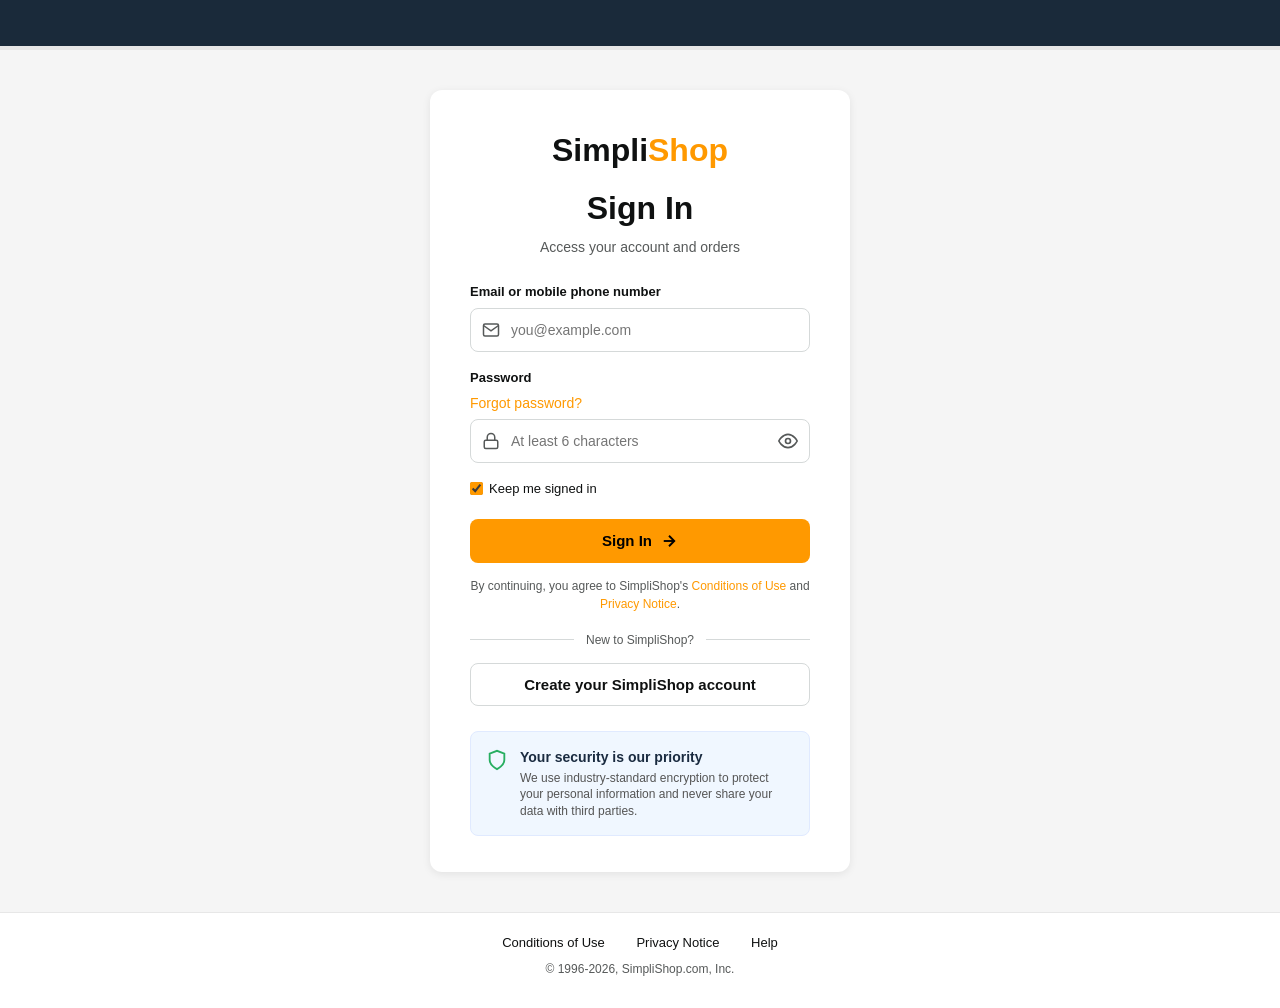
<file: signin.html>
<!DOCTYPE html>
<html lang="en">
<head>
    <meta charset="UTF-8" />
    <meta name="viewport" content="width=device-width, initial-scale=1.0" />
    <title>Sign In - SimpliShop</title>
    <link rel="stylesheet" href="css/styles.css" />
    <link rel="stylesheet" href="css/pages.css" />
    <style>
        /* Specific alignment and color overrides to match mockup */
        .brand, .auth-title, .subtitle, .terms-text, .divider, .security-note {
            text-align: center;
        }
        .auth-title { font-size: 32px; font-weight: 700; margin: 10px 0 5px; }
        .subtitle { color: #666; margin-bottom: 25px; }
        .btn-primary { 
            background-color: #FF9900; 
            border: none; 
            color: #000; 
            font-weight: 700; 
            display: flex; 
            align-items: center; 
            justify-content: center;
            gap: 8px;
        }
        .btn-primary:hover { background-color: #e68a00; }
        .forgot-link { color: #FF9900; font-size: 14px; text-decoration: none; display: block; margin-bottom: 5px; }
        
        .security-note {
            background-color: #f0f7ff;
            border-radius: 8px;
            padding: 15px;
            display: flex;
            text-align: left;
            align-items: flex-start;
            gap: 12px;
            margin-top: 25px;
            border: 1px solid #e0eaff;
        }
        .security-note svg { color: #27ae60; flex-shrink: 0; }
        .security-note .title { font-weight: bold; color: #1a2b40; font-size: 14px; }
        .security-note p { font-size: 12px; color: #555; margin: 0; line-height: 1.4; }
    </style>
</head>
<body class="signin-page">
    <header class="signin-header"></header>

    <main class="signin-wrapper">
        <div class="signin-card">
            <div class="brand">Simpli<span>Shop</span></div>
            <h1 class="auth-title">Sign In</h1>
            <p class="subtitle">Access your account and orders</p>

            <form id="signinForm">
                <div class="form-group">
                    <label for="email">Email or mobile phone number</label>
                    <div class="input-wrapper">
                        <svg class="input-icon" viewBox="0 0 24 24" fill="none" stroke="currentColor" stroke-width="2"><path d="M4 4h16c1.1 0 2 .9 2 2v12c0 1.1-.9 2-2 2H4c-1.1 0-2-.9-2-2V6c0-1.1.9-2 2-2z"/><polyline points="22,6 12,13 2,6"/></svg>
                        <input type="email" id="email" placeholder="you@example.com" autocomplete="off" required>
                    </div>
                </div>

                <div class="form-group">
                    <label for="password">Password</label>
                    <a href="#" class="forgot-link">Forgot password?</a>
                    <div class="input-wrapper">
                        <svg class="input-icon" viewBox="0 0 24 24" fill="none" stroke="currentColor" stroke-width="2"><rect x="3" y="11" width="18" height="11" rx="2" ry="2"/><path d="M7 11V7a5 5 0 0 1 10 0v4"/></svg>
                        <input type="password" id="password" placeholder="At least 6 characters" autocomplete="new-password" required>
                        <button type="button" class="toggle-pwd" id="toggleBtn">
                            <svg width="20" height="20" viewBox="0 0 24 24" fill="none" stroke="currentColor" stroke-width="2"><path d="M1 12s4-8 11-8 11 8 11 8-4 8-11 8-11-8-11-8z"/><circle cx="12" cy="12" r="3"/></svg>
                        </button>
                    </div>
                </div>

                <div class="form-row">
                    <label class="checkbox-label">
                        <input type="checkbox" checked> Keep me signed in
                    </label>
                </div>

                <button type="submit" class="btn btn-primary btn-block btn-lg">
                    Sign In <svg width="18" height="18" viewBox="0 0 24 24" fill="none" stroke="currentColor" stroke-width="2.5"><line x1="5" y1="12" x2="19" y2="12"/><polyline points="12,5 19,12 12,19"/></svg>
                </button>

                <p class="terms-text">
                    By continuing, you agree to SimpliShop's <a href="#">Conditions of Use</a> and <a href="#">Privacy Notice</a>.
                </p>

                <div class="divider"><span>New to SimpliShop?</span></div>

                <a href="signup.html" class="btn btn-outline btn-block btn-lg">Create your SimpliShop account</a>
            </form>

            <!-- Security Note Included -->
            <div class="security-note">
                <svg width="22" height="22" viewBox="0 0 24 24" fill="none" stroke="currentColor" stroke-width="2"><path d="M12 22s8-4 8-10V5l-8-3-8 3v7c0 6 8 10 8 10z"/></svg>
                <div>
                    <div class="title">Your security is our priority</div>
                    <p>We use industry-standard encryption to protect your personal information and never share your data with third parties.</p>
                </div>
            </div>
        </div>
    </main>

    <footer class="signin-footer">
        <div class="links">
            <a href="#">Conditions of Use</a>
            <a href="#">Privacy Notice</a>
            <a href="#">Help</a>
        </div>
        <div class="copy">© 1996-2026, SimpliShop.com, Inc.</div>
    </footer>

    <script src="js/script.js"></script>
</body>
</html>
</file>
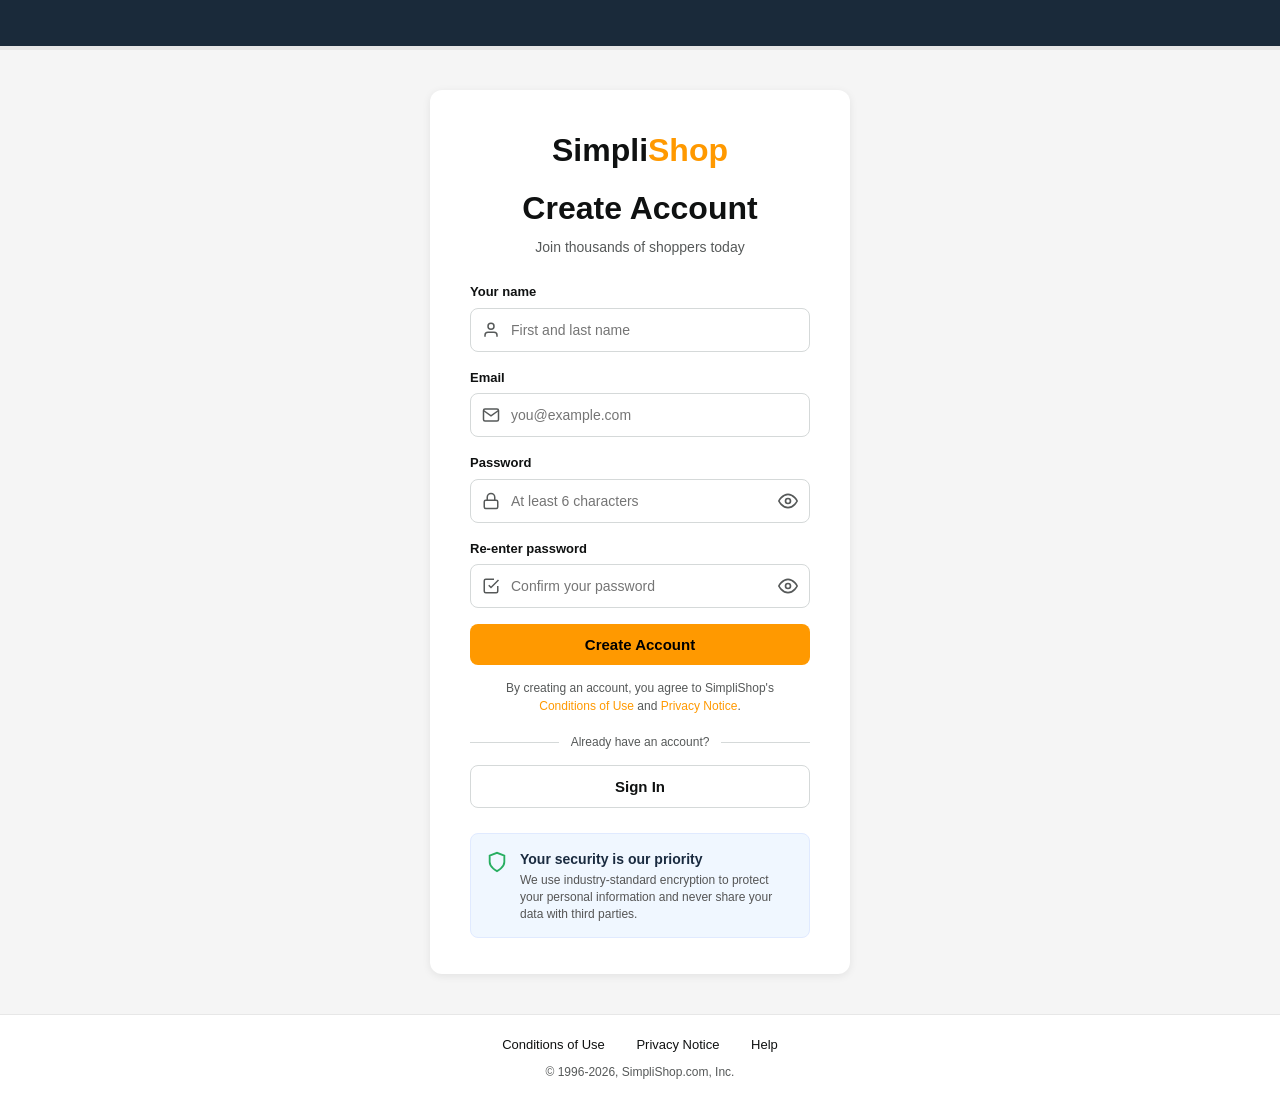
<file: signup.html>
<!DOCTYPE html>
<html lang="en">
<head>
    <meta charset="UTF-8" />
    <meta name="viewport" content="width=device-width, initial-scale=1.0" />
    <title>Create Account - SimpliShop</title>
    <link rel="stylesheet" href="css/styles.css" />
    <link rel="stylesheet" href="css/pages.css" />
    <style>
        /* Alignment and Color matching your screenshots */
        .brand, .auth-title, .subtitle, .terms-text, .divider { text-align: center; }
        .auth-title { font-size: 32px; font-weight: 700; margin: 10px 0 5px; }
        .btn-primary { background-color: #FF9900; border: none; color: #000; font-weight: 700; }
        .btn-primary:hover { background-color: #e68a00; }
        
        .security-note {
            background-color: #f0f7ff;
            border-radius: 8px;
            padding: 15px;
            display: flex;
            text-align: left;
            align-items: flex-start;
            gap: 12px;
            margin-top: 25px;
            border: 1px solid #e0eaff;
        }
        .security-note svg { color: #27ae60; flex-shrink: 0; }
        .security-note .title { font-weight: bold; color: #1a2b40; font-size: 14px; }
        .security-note p { font-size: 12px; color: #555; margin: 0; line-height: 1.4; }

        /* Ensure the toggle button is positioned correctly inside the wrapper */
        .input-wrapper { position: relative; display: flex; align-items: center; }
        .toggle-pwd {
            position: absolute;
            right: 10px;
            background: none;
            border: none;
            cursor: pointer;
            color: #666;
            display: flex;
            align-items: center;
            padding: 5px;
        }
    </style>
</head>
<body class="signin-page">
    <header class="signin-header"></header>

    <main class="signin-wrapper">
        <div class="signin-card">
            <div class="brand">Simpli<span>Shop</span></div>
            <h1 class="auth-title">Create Account</h1>
            <p class="subtitle">Join thousands of shoppers today</p>

            <form id="signupForm">
                <!-- Name Field -->
                <div class="form-group">
                    <label for="name">Your name</label>
                    <div class="input-wrapper">
                        <svg class="input-icon" viewBox="0 0 24 24" fill="none" stroke="currentColor" stroke-width="2"><path d="M20 21v-2a4 4 0 0 0-4-4H8a4 4 0 0 0-4 4v2"/><circle cx="12" cy="7" r="4"/></svg>
                        <input type="text" id="name" placeholder="First and last name" autocomplete="off" required>
                    </div>
                </div>

                <!-- Email Field -->
                <div class="form-group">
                    <label for="email">Email</label>
                    <div class="input-wrapper">
                        <svg class="input-icon" viewBox="0 0 24 24" fill="none" stroke="currentColor" stroke-width="2"><path d="M4 4h16c1.1 0 2 .9 2 2v12c0 1.1-.9 2-2 2H4c-1.1 0-2-.9-2-2V6c0-1.1.9-2 2-2z"/><polyline points="22,6 12,13 2,6"/></svg>
                        <input type="email" id="email" placeholder="you@example.com" autocomplete="off" required>
                    </div>
                </div>

                <!-- Password Field with Toggle -->
                <div class="form-group">
                    <label for="password">Password</label>
                    <div class="input-wrapper">
                        <svg class="input-icon" viewBox="0 0 24 24" fill="none" stroke="currentColor" stroke-width="2"><rect x="3" y="11" width="18" height="11" rx="2" ry="2"/><path d="M7 11V7a5 5 0 0 1 10 0v4"/></svg>
                        <input type="password" id="password" placeholder="At least 6 characters" autocomplete="new-password" required>
                        <button type="button" class="toggle-pwd" aria-label="Toggle password">
                            <svg width="20" height="20" viewBox="0 0 24 24" fill="none" stroke="currentColor" stroke-width="2" stroke-linecap="round" stroke-linejoin="round"><path d="M1 12s4-8 11-8 11 8 11 8-4 8-11 8-11-8-11-8z"/><circle cx="12" cy="12" r="3"/></svg>
                        </button>
                    </div>
                </div>

                <!-- Re-enter Password Field with Toggle -->
                <div class="form-group">
                    <label for="confirm">Re-enter password</label>
                    <div class="input-wrapper">
                        <svg class="input-icon" viewBox="0 0 24 24" fill="none" stroke="currentColor" stroke-width="2"><path d="M9 11l3 3L22 4"/><path d="M21 12v7a2 2 0 0 1-2 2H5a2 2 0 0 1-2-2V5a2 2 0 0 1 2-2h11"/></svg>
                        <input type="password" id="confirm" placeholder="Confirm your password" autocomplete="new-password" required>
                        <button type="button" class="toggle-pwd" aria-label="Toggle password">
                            <svg width="20" height="20" viewBox="0 0 24 24" fill="none" stroke="currentColor" stroke-width="2" stroke-linecap="round" stroke-linejoin="round"><path d="M1 12s4-8 11-8 11 8 11 8-4 8-11 8-11-8-11-8z"/><circle cx="12" cy="12" r="3"/></svg>
                        </button>
                    </div>
                </div>

                <button type="submit" class="btn btn-primary btn-block btn-lg">Create Account</button>

                <p class="terms-text">
                    By creating an account, you agree to SimpliShop's <br>
                    <a href="#">Conditions of Use</a> and <a href="#">Privacy Notice</a>.
                </p>

                <div class="divider"><span>Already have an account?</span></div>

                <a href="signin.html" class="btn btn-outline btn-block btn-lg">Sign In</a>
            </form>

            <div class="security-note">
                <svg width="22" height="22" viewBox="0 0 24 24" fill="none" stroke="currentColor" stroke-width="2"><path d="M12 22s8-4 8-10V5l-8-3-8 3v7c0 6 8 10 8 10z"/></svg>
                <div>
                    <div class="title">Your security is our priority</div>
                    <p>We use industry-standard encryption to protect your personal information and never share your data with third parties.</p>
                </div>
            </div>
        </div>
    </main>

    <footer class="signin-footer">
        <div class="links">
            <a href="#">Conditions of Use</a>
            <a href="#">Privacy Notice</a>
            <a href="#">Help</a>
        </div>
        <div class="copy">© 1996-2026, SimpliShop.com, Inc.</div>
    </footer>

    <script src="js/script.js"></script>
</body>
</html>
</file>
<file: css/styles.css>
/* ===== RESET & BASE ===== */
* { margin: 0; padding: 0; box-sizing: border-box; }

:root {
  --header-bg: #1a2a3a;
  --header-bg-dark: #131e2c;
  --orange: #FF9900;
  --orange-hover: #e88b00;
  --orange-soft: #fff3e0;
  --text-dark: #0F1111;
  --text-medium: #565959;
  --text-light: #767676;
  --link-blue: #007185;
  --link-blue-hover: #c45500;
  --discount-red: #CC0C39;
  --star-orange: #FFA41C;
  --bg-light: #f5f5f5;
  --bg-banner: #e8e6e1;
  --border-color: #d5d9d9;
  --border-light: #e7e7e7;
  --success-green: #007600;
  --success-bg: #ecfdf5;
  --shadow-sm: 0 1px 2px rgba(0,0,0,0.05);
  --shadow-md: 0 2px 8px rgba(0,0,0,0.08);
  --shadow-lg: 0 12px 32px rgba(0,0,0,0.18);
  --radius: 8px;
  --radius-sm: 6px;
  --max-w: 1300px;
}

html, body {
  font-family: 'Inter', 'Segoe UI', 'Helvetica Neue', Helvetica, Arial, sans-serif;
  font-size: 14px;
  line-height: 1.5;
  color: var(--text-dark);
  background-color: var(--bg-light);
  -webkit-font-smoothing: antialiased;
  -moz-osx-font-smoothing: grayscale;
}

a { color: var(--link-blue); text-decoration: none; }
a:hover { color: var(--link-blue-hover); text-decoration: underline; }
button { font-family: inherit; cursor: pointer; border: none; background: none; }
input, select, textarea { font-family: inherit; outline: none; }
ul { list-style: none; }
img { max-width: 100%; display: block; }

.muted { color: var(--text-medium); font-size: 13px; font-weight: 400; }

/* ===== HEADER ===== */
.header {
  background-color: var(--header-bg);
  color: white;
  padding: 0;
  position: sticky;
  top: 0;
  z-index: 100;
  box-shadow: 0 2px 6px rgba(0,0,0,0.06);
}
.header-inner {
  max-width: var(--max-w);
  margin: 0 auto;
  padding: 0 16px;
  height: 60px;
  display: flex;
  align-items: center;
  gap: 14px;
}

.logo {
  font-size: 26px;
  font-weight: 800;
  color: white;
  letter-spacing: -0.5px;
  white-space: nowrap;
  text-decoration: none;
  flex-shrink: 0;
}
.logo:hover { text-decoration: none; color: white; }
.logo .logo-shop { color: var(--orange); }

.location-pin {
  display: flex;
  align-items: center;
  color: white;
  flex-shrink: 0;
  cursor: pointer;
  padding: 6px;
  border-radius: 50%;
  transition: background 0.15s;
}
.location-pin:hover { background: rgba(255,255,255,0.1); }

/* Search bar */
.search-bar {
  flex: 1;
  display: flex;
  height: 40px;
  border-radius: 8px;
  background: white;
  position: relative;
  max-width: 760px;
  margin: 0 auto;
}
.search-bar input {
  flex: 1;
  padding: 0 14px;
  border: none;
  font-size: 14px;
  background: #ffffff;
  color: var(--text-dark);
  border-radius: 8px 0 0 8px;
  outline: none;
}
.search-bar input::placeholder { color: var(--text-medium); }
.search-bar button {
  width: 50px;
  background: var(--orange);
  display: flex;
  align-items: center;
  justify-content: center;
  transition: background 0.15s;
  border-radius: 0 8px 8px 0;
  cursor: pointer;
}
.search-bar button:hover { background: var(--orange-hover); }
.search-bar.dropdown-open input { border-radius: 8px 0 0 0; }
.search-bar.dropdown-open button { border-radius: 0 8px 0 0; }

.search-dropdown {
  position: absolute;
  top: 100%;
  left: 0;
  right: 0;
  background: white;
  box-shadow: 0 12px 32px rgba(0,0,0,0.18);
  border-radius: 0 0 8px 8px;
  display: none;
  z-index: 200;
  overflow: hidden;
  border: 1px solid #e5e5e5;
  border-top: none;
}
.search-dropdown.active { display: block; }
.search-dropdown-item {
  padding: 11px 16px;
  display: flex;
  align-items: center;
  gap: 12px;
  cursor: pointer;
  color: var(--text-dark);
  font-size: 14px;
  text-decoration: none;
  transition: background 0.1s;
}
.search-dropdown-item:hover { background: #f3f3f3; text-decoration: none; color: var(--text-dark); }
.search-dropdown-item .icon-wrap {
  width: 16px; height: 16px;
  flex-shrink: 0;
  color: #888;
  display: flex;
  align-items: center;
  justify-content: center;
}
.search-dropdown-item .icon-wrap.trend { color: var(--orange); }
.search-dropdown-item .label { flex: 1; color: var(--text-dark); }
.search-dropdown-item .trending-tag {
  margin-left: auto;
  background: var(--orange-soft);
  color: var(--orange);
  font-size: 11px;
  padding: 3px 9px;
  border-radius: 4px;
  font-weight: 600;
}
.search-dropdown-empty {
  padding: 14px 16px;
  font-size: 13px;
  color: var(--text-medium);
  text-align: center;
}

/* Search overlay */
.search-overlay {
  position: fixed;
  top: 60px;
  left: 0;
  right: 0;
  bottom: 0;
  background: rgba(0, 0, 0, 0.30);
  backdrop-filter: blur(2px);
  -webkit-backdrop-filter: blur(2px);
  z-index: 90;
  opacity: 0;
  pointer-events: none;
  transition: opacity 0.18s ease-out;
}
.search-overlay.active {
  opacity: 1;
  pointer-events: auto;
}

.header-right {
  display: flex;
  align-items: center;
  gap: 12px;
  flex-shrink: 0;
}
.header-greeting {
  color: white;
  font-size: 13px;
  white-space: nowrap;
  line-height: 1.3;
}
.header-greeting strong { font-weight: 700; }
.header-greeting a { color: white; font-weight: 700; }
.header-greeting a:hover { text-decoration: underline; color: white; }

.icon-btn {
  position: relative;
  color: white;
  background: none;
  padding: 6px;
  display: flex;
  align-items: center;
  justify-content: center;
  border-radius: 50%;
  transition: background 0.15s;
}
.icon-btn:hover { background: rgba(255,255,255,0.10); color: white; }

/* Cart count badge */
.cart-count-badge {
  position: absolute;
  top: -2px;
  right: -2px;
  background: var(--orange);
  color: var(--text-dark);
  font-size: 11px;
  font-weight: 700;
  min-width: 18px;
  height: 18px;
  border-radius: 10px;
  padding: 0 5px;
  display: none;
  align-items: center;
  justify-content: center;
  border: 2px solid var(--header-bg);
}

/* Account menu */
.account-menu {
  position: absolute;
  top: 100%;
  right: 0;
  margin-top: 6px;
  width: 240px;
  background: white;
  border-radius: 8px;
  box-shadow: var(--shadow-lg);
  border: 1px solid var(--border-light);
  display: none;
  z-index: 250;
  overflow: hidden;
}
.account-menu.active { display: block; }
.account-menu-header {
  padding: 14px 16px;
  border-bottom: 1px solid var(--border-light);
  background: #fafafa;
}
.account-menu-header .account-name {
  font-size: 14px;
  font-weight: 700;
  color: var(--text-dark);
}
.account-menu-header .account-email {
  font-size: 12px;
  color: var(--text-medium);
  margin-top: 2px;
}
.account-menu-item {
  display: block;
  padding: 11px 16px;
  font-size: 14px;
  color: var(--text-dark);
  text-decoration: none;
  border-bottom: 1px solid var(--border-light);
}
.account-menu-item:last-child { border-bottom: none; }
.account-menu-item:hover { background: #f5f5f5; color: var(--text-dark); text-decoration: none; }
.account-menu-item.sign-out { color: var(--discount-red); font-weight: 600; }

/* ===== FOOTER ===== */
.footer {
  background-color: var(--header-bg);
  color: white;
  margin-top: 50px;
}

.footer-top {
  padding: 36px 24px;
  display: grid;
  grid-template-columns: repeat(4, 1fr);
  gap: 32px;
  max-width: var(--max-w);
  margin: 0 auto;
}
.footer-col h4 {
  font-size: 15px;
  font-weight: 700;
  margin-bottom: 14px;
  color: white;
}
.footer-col a {
  display: block;
  color: #cdd5dd;
  font-size: 13px;
  padding: 4px 0;
  text-decoration: none;
}
.footer-col a:hover { text-decoration: underline; color: white; }

.footer-bottom {
  background-color: var(--header-bg-dark);
  padding: 24px 16px;
  text-align: center;
  border-top: 1px solid #2d3a4d;
}
.footer-bottom .footer-logo {
  font-size: 22px;
  font-weight: 800;
  color: white;
  margin-bottom: 12px;
}
.footer-bottom .footer-logo span { color: var(--orange); }

.footer-social {
  display: flex;
  justify-content: center;
  gap: 12px;
  margin-bottom: 10px;
}
.footer-social a {
  width: 30px; height: 30px;
  display: flex;
  align-items: center;
  justify-content: center;
  color: white;
  border-radius: 50%;
  transition: background 0.15s;
}
.footer-social a:hover { background: rgba(255,255,255,0.1); text-decoration: none; }

.footer-links-bottom {
  font-size: 12px;
  color: #cdd5dd;
  margin-bottom: 8px;
}
.footer-links-bottom a {
  color: #cdd5dd;
  margin: 0 8px;
}
.footer-copyright {
  font-size: 12px;
  color: #889;
}

/* ===== BUTTONS ===== */
.btn {
  display: inline-flex;
  align-items: center;
  justify-content: center;
  gap: 8px;
  padding: 10px 18px;
  font-size: 14px;
  font-weight: 600;
  border-radius: 8px;
  cursor: pointer;
  transition: all 0.15s;
  text-decoration: none;
  border: 1px solid transparent;
  line-height: 1;
  white-space: nowrap;
}
.btn:hover { text-decoration: none; }
.btn:disabled, .btn.disabled {
  opacity: 0.5;
  cursor: not-allowed;
  pointer-events: none;
}
.btn-primary {
  background: var(--orange);
  color: var(--text-dark);
}
.btn-primary:hover { background: var(--orange-hover); color: var(--text-dark); }
.btn-primary.added { background: var(--success-green); color: white; }
.btn-outline {
  background: white;
  color: var(--text-dark);
  border: 1px solid var(--border-color);
}
.btn-outline:hover { background: #f5f5f5; color: var(--text-dark); border-color: var(--text-medium); }
.btn-block { width: 100%; }
.btn-lg { padding: 13px 22px; font-size: 15px; }
.btn-sm { padding: 7px 14px; font-size: 13px; }

/* ===== COMMON UTILITIES ===== */
.container {
  max-width: var(--max-w);
  margin: 0 auto;
  padding: 0 16px;
}
.text-orange { color: var(--orange); }
.text-link { color: var(--orange); cursor: pointer; }
.text-link:hover { color: var(--orange-hover); text-decoration: underline; }

/* Stars (rating) */
.stars {
  display: inline-flex;
  align-items: center;
  gap: 2px;
  color: var(--star-orange);
  font-size: 14px;
}
.stars .rating-text {
  color: var(--text-medium);
  margin-left: 4px;
  font-size: 13px;
}
.review-count {
  color: var(--text-medium);
  font-size: 13px;
  margin-left: 4px;
}
.rating-text { color: var(--text-medium); margin-left: 4px; font-size: 13px; }

/* Discount badge */
.discount-badge {
  background: var(--discount-red);
  color: white;
  font-size: 12px;
  font-weight: 700;
  padding: 3px 8px;
  border-radius: 4px;
  position: absolute;
  top: 10px;
  left: 10px;
  z-index: 1;
}

/* Sponsored label */
.sponsored-label {
  font-size: 11px;
  color: var(--text-medium);
  font-style: italic;
  margin-bottom: 4px;
}

/* Free delivery */
.free-delivery {
  color: var(--link-blue);
  font-size: 12px;
  font-weight: 500;
  display: flex;
  align-items: center;
  gap: 4px;
}

/* Price */
.price {
  font-size: 18px;
  font-weight: 700;
  color: var(--text-dark);
}
.price-strike {
  color: var(--text-medium);
  text-decoration: line-through;
  font-size: 13px;
  font-weight: 400;
  margin-left: 6px;
}

/* Image fallback (when image fails to load) */
.img-fallback {
  background: linear-gradient(135deg, #f0f0f0 0%, #d8d8d8 100%);
  position: relative;
}
.img-fallback::after {
  content: "";
  position: absolute;
  inset: 0;
  background-image: url("data:image/svg+xml;utf8,<svg xmlns='http://www.w3.org/2000/svg' width='48' height='48' viewBox='0 0 24 24' fill='none' stroke='%23a0a0a0' stroke-width='1.5' stroke-linecap='round' stroke-linejoin='round'><rect x='3' y='3' width='18' height='18' rx='2' ry='2'/><circle cx='8.5' cy='8.5' r='1.5'/><polyline points='21 15 16 10 5 21'/></svg>");
  background-position: center;
  background-repeat: no-repeat;
  background-size: 36px;
  opacity: 0.5;
}

/* ===== COMPARE MODAL ===== */
.compare-modal {
  position: fixed;
  inset: 0;
  z-index: 500;
  display: none;
  align-items: center;
  justify-content: center;
  padding: 24px;
}
.compare-modal.active { display: flex; }
.compare-modal-overlay {
  position: absolute;
  inset: 0;
  background: rgba(0,0,0,0.55);
  backdrop-filter: blur(2px);
}
.compare-modal-card {
  position: relative;
  background: white;
  border-radius: 12px;
  width: 100%;
  max-width: 1100px;
  max-height: 90vh;
  display: flex;
  flex-direction: column;
  box-shadow: var(--shadow-lg);
  animation: modalIn 0.2s ease-out;
}
@keyframes modalIn {
  from { transform: translateY(12px); opacity: 0; }
  to { transform: translateY(0); opacity: 1; }
}
.compare-modal-header {
  padding: 18px 22px;
  border-bottom: 1px solid var(--border-light);
  display: flex;
  align-items: center;
  justify-content: space-between;
}
.compare-modal-header h2 {
  font-size: 19px;
  font-weight: 700;
}
.compare-modal-close {
  background: none;
  border: none;
  cursor: pointer;
  color: var(--text-medium);
  padding: 6px;
  border-radius: 50%;
  display: flex;
}
.compare-modal-close:hover { background: #f0f0f0; color: var(--text-dark); }
.compare-modal-body {
  padding: 22px;
  overflow: auto;
  flex: 1;
}
.compare-modal-footer {
  padding: 14px 22px;
  border-top: 1px solid var(--border-light);
  display: flex;
  justify-content: flex-end;
  gap: 10px;
}
.compare-grid {
  display: grid;
  gap: 14px;
}
.compare-row-label {
  font-weight: 700;
  font-size: 14px;
  color: var(--text-dark);
  padding: 14px 0;
  border-top: 1px solid var(--border-light);
  align-self: start;
}
.compare-row-cell {
  padding: 14px 14px;
  border-top: 1px solid var(--border-light);
  font-size: 14px;
  background: #fafafa;
  border-radius: 6px;
}
.compare-grid > .compare-row-label:nth-child(-n+1),
.compare-grid > .compare-row-cell:nth-child(-n+5) { border-top: none; }
.compare-product-cell { display: flex; flex-direction: column; align-items: center; text-align: center; gap: 10px; }
.compare-img {
  width: 100%;
  max-width: 130px;
  height: 110px;
  border-radius: 8px;
  background: white;
  border: 1px solid var(--border-light);
  overflow: hidden;
  display: flex;
  align-items: center;
  justify-content: center;
}
.compare-img img { width: 100%; height: 100%; object-fit: cover; }
.compare-name { font-weight: 600; font-size: 13px; line-height: 1.4; }
.compare-price { font-size: 18px; font-weight: 700; color: var(--text-dark); }
.compare-rating { display: flex; align-items: center; flex-wrap: wrap; gap: 6px; font-size: 13px; }
.compare-rating .rating-num { font-weight: 600; }
.compare-features { font-size: 13px; padding-left: 18px; }
.compare-features li { padding: 3px 0; list-style: disc; color: var(--text-dark); }

/* Responsive base */
@media (max-width: 968px) {
  .footer-top { grid-template-columns: repeat(2, 1fr); }
  .header-greeting { display: none; }
  .search-bar { max-width: none; }
}
@media (max-width: 600px) {
  .footer-top { grid-template-columns: 1fr; }
  .logo { font-size: 22px; }
  .location-pin { display: none; }
  .header-inner { gap: 8px; padding: 0 10px; }
}

/* ============================================
   HERO CAROUSEL
   ============================================ */
.hero-carousel {
  position: relative;
  overflow: hidden;
  background: var(--bg-banner);
  height: 380px;
}
.carousel-track {
  display: flex;
  height: 100%;
  transition: transform 0.6s cubic-bezier(.4,0,.2,1);
  will-change: transform;
}
.carousel-slide {
  flex: 0 0 100%;
  width: 100%;
  height: 100%;
  background: var(--bg-banner);
  position: relative;
}
.carousel-slide.slide-shipping { background: linear-gradient(135deg, #f4f1ec 0%, #ece7dc 100%); }
.carousel-slide.slide-tech { background: linear-gradient(135deg, #1a2a3a 0%, #2d3a4d 100%); color: white; }
.carousel-slide.slide-tech h1 { color: white; }
.carousel-slide.slide-tech p { color: #cdd5dd; }
.carousel-slide.slide-tech .btn-outline { background: transparent; color: white; border-color: white; }
.carousel-slide.slide-tech .btn-outline:hover { background: rgba(255,255,255,0.1); color: white; }
.carousel-slide.slide-fashion { background: linear-gradient(135deg, #fef3e8 0%, #fce8d8 100%); }

.carousel-inner {
  max-width: var(--max-w);
  height: 100%;
  margin: 0 auto;
  padding: 0 24px;
  display: flex;
  align-items: center;
  justify-content: space-between;
  gap: 30px;
}
.carousel-text {
  flex: 1;
  max-width: 540px;
  z-index: 2;
}
.carousel-eyebrow {
  display: inline-block;
  background: var(--orange);
  color: var(--text-dark);
  font-size: 11px;
  font-weight: 700;
  padding: 4px 10px;
  border-radius: 4px;
  text-transform: uppercase;
  letter-spacing: 0.5px;
  margin-bottom: 14px;
}
.carousel-text h1 {
  font-size: 38px;
  font-weight: 800;
  margin-bottom: 14px;
  line-height: 1.15;
  letter-spacing: -0.5px;
}
.carousel-text h1 span { color: var(--orange); }
.carousel-text p {
  font-size: 15px;
  color: var(--text-medium);
  margin-bottom: 22px;
  line-height: 1.5;
}
.carousel-actions { display: flex; gap: 12px; flex-wrap: wrap; }
.carousel-image {
  flex: 0 0 420px;
  height: 280px;
  border-radius: 14px;
  overflow: hidden;
  box-shadow: 0 8px 24px rgba(0,0,0,0.10);
  position: relative;
}
.carousel-image img {
  width: 100%;
  height: 100%;
  object-fit: cover;
  animation: kenburns 12s ease-in-out infinite alternate;
}
@keyframes kenburns {
  0% { transform: scale(1) translateX(0); }
  100% { transform: scale(1.08) translateX(-2%); }
}
.carousel-image.img-fallback { animation: none; }

/* Carousel arrows */
.carousel-arrow {
  position: absolute;
  top: 50%;
  transform: translateY(-50%);
  width: 44px;
  height: 44px;
  border-radius: 50%;
  background: rgba(255,255,255,0.92);
  color: var(--text-dark);
  display: flex;
  align-items: center;
  justify-content: center;
  cursor: pointer;
  z-index: 10;
  box-shadow: 0 4px 12px rgba(0,0,0,0.15);
  transition: background 0.15s, transform 0.15s;
  border: none;
}
.carousel-arrow:hover { background: white; transform: translateY(-50%) scale(1.05); }
.carousel-prev { left: 16px; }
.carousel-next { right: 16px; }

/* Carousel dots */
.carousel-dots {
  position: absolute;
  bottom: 16px;
  left: 50%;
  transform: translateX(-50%);
  display: flex;
  gap: 8px;
  z-index: 10;
}
.carousel-dot {
  width: 10px;
  height: 10px;
  border-radius: 50%;
  background: rgba(0,0,0,0.20);
  border: none;
  cursor: pointer;
  transition: background 0.2s, width 0.2s;
  padding: 0;
}
.carousel-dot:hover { background: rgba(0,0,0,0.40); }
.carousel-dot.active {
  background: var(--orange);
  width: 28px;
  border-radius: 5px;
}
.slide-tech ~ .carousel-dots .carousel-dot,
.hero-carousel:has(.slide-tech.is-active) .carousel-dot { background: rgba(255,255,255,0.40); }

/* ============================================
   PRODUCT DETAIL MODAL
   ============================================ */
.product-modal {
  position: fixed;
  inset: 0;
  z-index: 500;
  display: none;
  align-items: center;
  justify-content: center;
  padding: 24px;
}
.product-modal.active { display: flex; }
.product-modal-overlay {
  position: absolute;
  inset: 0;
  background: rgba(0,0,0,0.55);
  backdrop-filter: blur(2px);
}
.product-modal-card {
  position: relative;
  background: white;
  border-radius: 14px;
  width: 100%;
  max-width: 880px;
  max-height: 90vh;
  display: flex;
  flex-direction: column;
  box-shadow: var(--shadow-lg);
  animation: modalIn 0.2s ease-out;
  overflow: hidden;
}
.product-modal-close {
  position: absolute;
  top: 14px;
  right: 14px;
  width: 36px;
  height: 36px;
  border-radius: 50%;
  background: white;
  border: 1px solid var(--border-light);
  color: var(--text-medium);
  display: flex;
  align-items: center;
  justify-content: center;
  cursor: pointer;
  z-index: 5;
  transition: background 0.15s;
}
.product-modal-close:hover { background: #f0f0f0; color: var(--text-dark); }
.product-modal-body {
  display: grid;
  grid-template-columns: 1fr 1fr;
  gap: 0;
  overflow: auto;
  flex: 1;
}
.product-modal-image {
  background: #f5f5f5;
  position: relative;
  display: flex;
  align-items: center;
  justify-content: center;
  min-height: 360px;
  overflow: hidden;
}
.product-modal-image img {
  width: 100%;
  height: 100%;
  object-fit: cover;
}
.product-modal-image .discount-badge {
  position: absolute;
  top: 16px;
  left: 16px;
}
.product-modal-info {
  padding: 30px 30px 24px;
  display: flex;
  flex-direction: column;
  gap: 12px;
  overflow-y: auto;
}
.product-modal-info h2 {
  font-size: 20px;
  font-weight: 700;
  line-height: 1.3;
  color: var(--text-dark);
}
.product-modal-info .product-rating {
  display: flex;
  align-items: center;
  gap: 6px;
}
.product-modal-info .price-row {
  display: flex;
  align-items: baseline;
  gap: 10px;
  flex-wrap: wrap;
}
.product-modal-info .price { font-size: 28px; }
.product-modal-info .price-strike { font-size: 15px; }
.product-modal-info .save-tag {
  background: var(--success-bg);
  color: var(--success-green);
  font-size: 12px;
  font-weight: 700;
  padding: 3px 10px;
  border-radius: 4px;
}
.product-modal-info .free-delivery { font-size: 13px; }
.product-modal-info h4 {
  font-size: 14px;
  font-weight: 700;
  margin: 8px 0 4px;
  color: var(--text-dark);
}
.product-modal-info ul.feature-list {
  font-size: 13px;
  padding-left: 18px;
  color: var(--text-dark);
}
.product-modal-info ul.feature-list li {
  list-style: disc;
  padding: 3px 0;
}
.product-modal-actions {
  display: flex;
  align-items: center;
  gap: 12px;
  margin-top: auto;
  padding-top: 12px;
  border-top: 1px solid var(--border-light);
}
.product-modal-actions .qty-selector { flex-shrink: 0; }
.product-modal-actions .btn { flex: 1; padding: 13px; font-size: 14px; }

/* Responsive carousel + product modal */
@media (max-width: 900px) {
  .hero-carousel { height: 320px; }
  .carousel-text h1 { font-size: 28px; }
  .carousel-image { display: none; }
  .product-modal-body { grid-template-columns: 1fr; }
  .product-modal-image { min-height: 240px; }
  .product-modal-info { padding: 24px 20px; }
}
@media (max-width: 600px) {
  .hero-carousel { height: 280px; }
  .carousel-text h1 { font-size: 22px; }
  .carousel-text p { font-size: 13px; }
  .carousel-arrow { width: 36px; height: 36px; }
  .carousel-prev { left: 8px; }
  .carousel-next { right: 8px; }
}
</file>
<file: css/pages.css>
/* ============================================
   SIGN IN PAGE
   ============================================ */
.signin-page { background: var(--bg-light); min-height: 100vh; }
.signin-header {
  background-color: var(--header-bg);
  height: 50px;
  border-bottom: 4px solid #e7e7e7;
}
.signin-wrapper {
  display: flex;
  justify-content: center;
  padding: 40px 16px;
}
.signin-card {
  background: white;
  border-radius: 12px;
  box-shadow: var(--shadow-md);
  padding: 36px 40px;
  width: 100%;
  max-width: 420px;
}
.signin-card .brand {
  text-align: center;
  font-size: 32px;
  font-weight: 700;
  margin-bottom: 4px;
}
.signin-card .brand span { color: var(--orange); }
.signin-card .subtitle {
  text-align: center;
  font-size: 14px;
  color: var(--text-medium);
  margin-bottom: 24px;
}

.form-group { margin-bottom: 16px; }
.form-group label {
  display: block;
  font-size: 13px;
  font-weight: 700;
  margin-bottom: 6px;
  color: var(--text-dark);
}
.input-wrapper {
  position: relative;
  display: flex;
  align-items: center;
}
.input-wrapper svg.input-icon {
  position: absolute;
  left: 12px;
  width: 18px;
  height: 18px;
  color: var(--text-medium);
  pointer-events: none;
}
.input-wrapper input {
  width: 100%;
  height: 44px;
  padding: 0 12px 0 40px;
  border: 1px solid var(--border-color);
  border-radius: 8px;
  font-size: 14px;
  transition: border-color 0.15s, box-shadow 0.15s;
}
.input-wrapper input:focus {
  border-color: var(--orange);
  box-shadow: 0 0 0 3px rgba(255,153,0,0.15);
}
.input-wrapper .toggle-pwd {
  position: absolute;
  right: 12px;
  width: 20px;
  height: 20px;
  color: var(--text-medium);
  cursor: pointer;
  background: none;
  border: none;
  padding: 0;
}
.input-wrapper .toggle-pwd:hover { color: var(--text-dark); }

.form-row {
  display: flex;
  justify-content: space-between;
  align-items: center;
  margin: 12px 0 20px;
  font-size: 13px;
}
.checkbox-label {
  display: flex;
  align-items: center;
  gap: 6px;
  cursor: pointer;
  font-weight: 500;
}
.checkbox-label input[type=checkbox] { accent-color: var(--orange); }
.forgot-link { color: var(--orange); font-weight: 500; }

.signin-card .btn { font-weight: 700; }
.signin-card .btn-primary { padding: 13px; font-size: 15px; }

.terms-text {
  text-align: center;
  font-size: 12px;
  color: var(--text-medium);
  margin: 14px 0 18px;
}
.terms-text a { color: var(--orange); font-weight: 500; }

.divider {
  display: flex;
  align-items: center;
  text-align: center;
  margin: 14px 0;
  color: var(--text-medium);
  font-size: 12px;
}
.divider::before, .divider::after {
  content: "";
  flex: 1;
  height: 1px;
  background: var(--border-color);
}
.divider::before { margin-right: 12px; }
.divider::after { margin-left: 12px; }

.security-note {
  background: #eff6ff;
  border-radius: 8px;
  padding: 14px 16px;
  margin-top: 18px;
  display: flex;
  align-items: flex-start;
  gap: 10px;
}
.security-note svg { color: #1d3a6e; flex-shrink: 0; margin-top: 2px; }
.security-note .title {
  font-weight: 700;
  color: #1d3a6e;
  font-size: 13px;
  margin-bottom: 2px;
}
.security-note p {
  font-size: 12px;
  color: #1d3a6e;
  line-height: 1.5;
}

.signin-footer {
  text-align: center;
  padding: 20px 16px 30px;
  border-top: 1px solid var(--border-light);
  background: white;
}
.signin-footer .links {
  margin-bottom: 8px;
  font-size: 13px;
}
.signin-footer .links a {
  color: var(--text-dark);
  margin: 0 14px;
}
.signin-footer .copy { font-size: 12px; color: var(--text-medium); }

/* ============================================
   HOMEPAGE
   ============================================ */
.hero-banner {
  background-color: var(--bg-banner);
  padding: 36px 24px;
}
.hero-banner-inner {
  max-width: var(--max-w);
  margin: 0 auto;
  display: flex;
  align-items: center;
  justify-content: space-between;
  gap: 30px;
}
.hero-text { flex: 1; max-width: 540px; }
.hero-text h1 {
  font-size: 36px;
  font-weight: 700;
  margin-bottom: 12px;
  line-height: 1.2;
}
.hero-text h1 span { color: var(--orange); }
.hero-text p {
  font-size: 15px;
  color: var(--text-medium);
  margin-bottom: 22px;
}
.hero-actions { display: flex; gap: 12px; flex-wrap: wrap; }
.hero-image { flex: 0 0 380px; }
.hero-image img {
  width: 100%;
  height: auto;
  border-radius: 12px;
}

/* Categories */
.section { padding: 32px 0; }
.section h2 {
  font-size: 22px;
  font-weight: 700;
  margin-bottom: 8px;
}
.section .subtitle {
  font-size: 14px;
  color: var(--text-medium);
  margin-bottom: 18px;
}
.section-header {
  display: flex;
  justify-content: space-between;
  align-items: flex-end;
  margin-bottom: 18px;
}
.section-header > div h2 { margin-bottom: 4px; }
.section-header > div .subtitle { margin-bottom: 0; }
.view-all {
  color: var(--orange);
  font-weight: 600;
  font-size: 14px;
  display: flex;
  align-items: center;
  gap: 4px;
}

.categories {
  background: white;
  border-radius: 8px;
  padding: 18px;
  display: grid;
  grid-template-columns: repeat(8, 1fr);
  gap: 12px;
  border: 1px solid var(--border-light);
}
.category-item {
  display: flex;
  flex-direction: column;
  align-items: center;
  text-align: center;
  padding: 14px 8px;
  border: 1px solid var(--border-light);
  border-radius: 8px;
  cursor: pointer;
  background: white;
  transition: all 0.15s;
}
.category-item:hover {
  border-color: var(--orange);
  box-shadow: var(--shadow-sm);
  text-decoration: none;
}
.category-icon {
  width: 48px;
  height: 48px;
  border-radius: 50%;
  display: flex;
  align-items: center;
  justify-content: center;
  margin-bottom: 8px;
}
.category-icon.electronics { background: #dbeafe; color: #1d4ed8; }
.category-icon.computers { background: #f3e8ff; color: #7c3aed; }
.category-icon.cameras { background: #fce7f3; color: #db2777; }
.category-icon.wearables { background: #d1fae5; color: #059669; }
.category-icon.audio { background: #ffedd5; color: #ea580c; }
.category-icon.fashion { background: #ede9fe; color: #6d28d9; }
.category-icon.home { background: #d1fae5; color: #047857; }
.category-icon.books { background: #fef3c7; color: #b45309; }
.category-item span {
  font-size: 13px;
  font-weight: 500;
  color: var(--text-dark);
}

/* Product grid */
.product-grid {
  display: grid;
  grid-template-columns: repeat(5, 1fr);
  gap: 14px;
}
.product-card {
  background: white;
  border: 1px solid var(--border-light);
  border-radius: 8px;
  padding: 14px;
  position: relative;
  transition: box-shadow 0.15s;
  cursor: pointer;
}
.product-card:hover { box-shadow: var(--shadow-md); }
.product-image {
  width: 100%;
  height: 170px;
  background: #f5f5f5;
  border-radius: 6px;
  margin-bottom: 12px;
  display: flex;
  align-items: center;
  justify-content: center;
  overflow: hidden;
}
.product-image img {
  width: 100%;
  height: 100%;
  object-fit: cover;
}
.product-card.with-yellow .product-image { background: #fde047; }
.product-title {
  font-size: 13px;
  font-weight: 500;
  color: var(--text-dark);
  margin-bottom: 6px;
  display: -webkit-box;
  -webkit-line-clamp: 2;
  -webkit-box-orient: vertical;
  overflow: hidden;
  min-height: 38px;
}
.product-rating { margin-bottom: 8px; display: flex; align-items: center; gap: 4px; }
.product-rating .stars { font-size: 14px; }
.product-price-row { margin-bottom: 8px; }

/* Section with white wrapper */
.section-bg-white {
  background: white;
  border: 1px solid var(--border-light);
  border-radius: 8px;
  padding: 22px;
}

/* Bottom info */
.bottom-info {
  text-align: center;
  padding: 24px 16px;
  font-size: 14px;
  color: var(--text-medium);
}
.bottom-info a { color: var(--orange); font-weight: 500; }

/* ============================================
   SEARCH RESULTS PAGE
   ============================================ */
.results-header {
  background: white;
  padding: 18px 16px;
  border-bottom: 1px solid var(--border-light);
}
.results-header-inner {
  max-width: var(--max-w);
  margin: 0 auto;
  display: flex;
  justify-content: space-between;
  align-items: center;
  gap: 16px;
}
.results-header h1 {
  font-size: 22px;
  font-weight: 700;
  margin-bottom: 4px;
}
.results-count { font-size: 13px; color: var(--text-medium); }
.sort-dropdown {
  display: flex;
  align-items: center;
  gap: 8px;
  font-size: 14px;
}
.sort-dropdown select {
  padding: 7px 10px;
  border: 1px solid var(--border-color);
  border-radius: 6px;
  background: white;
  font-size: 14px;
  cursor: pointer;
}

.results-layout {
  display: grid;
  grid-template-columns: 240px 1fr;
  gap: 20px;
  padding: 22px 16px;
  max-width: var(--max-w);
  margin: 0 auto;
}

/* Filters sidebar */
.filters {
  background: white;
  border: 1px solid var(--border-light);
  border-radius: 8px;
  padding: 18px;
  height: fit-content;
}
.filters h3 {
  font-size: 16px;
  font-weight: 700;
  margin-bottom: 14px;
}
.clear-filters {
  color: var(--orange);
  font-size: 13px;
  font-weight: 500;
  cursor: pointer;
  display: inline-block;
  margin-bottom: 16px;
}
.filter-group {
  border-top: 1px solid var(--border-light);
  padding: 14px 0;
}
.filter-group:last-child { border-bottom: 1px solid var(--border-light); }
.filter-group-header {
  display: flex;
  justify-content: space-between;
  align-items: center;
  cursor: pointer;
  font-size: 14px;
  font-weight: 700;
  margin-bottom: 10px;
}
.filter-group-header svg { color: var(--text-medium); }
.filter-list { font-size: 13px; }
.filter-item {
  display: flex;
  justify-content: space-between;
  padding: 4px 0;
  color: var(--text-dark);
  cursor: pointer;
}
.filter-item:hover { color: var(--orange); }
.filter-item-count { color: var(--text-medium); font-size: 12px; }

.filter-checkbox {
  display: flex;
  align-items: center;
  padding: 6px 0;
  font-size: 13px;
  cursor: pointer;
}
.filter-checkbox label { display: flex; align-items: center; gap: 4px; cursor: pointer; }

/* Result item */
.result-list { display: flex; flex-direction: column; gap: 14px; }
.result-item {
  background: white;
  border: 1px solid var(--border-light);
  border-radius: 8px;
  overflow: hidden;
  position: relative;
}
.result-item-sponsored {
  background: #eef4fa;
  padding: 6px 16px;
  font-size: 12px;
  color: var(--text-medium);
  font-style: italic;
}
.result-item-body {
  padding: 18px;
  display: grid;
  grid-template-columns: 200px 1fr auto;
  gap: 18px;
}
.result-image {
  width: 200px;
  height: 200px;
  background: #f5f5f5;
  border-radius: 6px;
  position: relative;
  overflow: hidden;
}
.result-image img { width: 100%; height: 100%; object-fit: cover; }
.result-info h3 {
  font-size: 16px;
  font-weight: 600;
  margin-bottom: 6px;
}
.result-info .price-row { margin: 8px 0; }
.result-info .price { font-size: 22px; }
.result-info .free-delivery { margin: 6px 0; }
.result-features {
  list-style: none;
  margin: 8px 0;
  font-size: 13px;
  color: var(--text-dark);
}
.result-features li {
  padding: 2px 0;
  display: flex;
  align-items: center;
  gap: 6px;
}
.result-features li::before {
  content: "";
  width: 14px;
  height: 14px;
  background: url("data:image/svg+xml,%3Csvg xmlns='http://www.w3.org/2000/svg' viewBox='0 0 24 24' fill='%23007600'%3E%3Cpath d='M9 16.17L4.83 12l-1.42 1.41L9 19 21 7l-1.41-1.41z'/%3E%3C/svg%3E") center/contain no-repeat;
  flex-shrink: 0;
}
.result-actions {
  display: flex;
  gap: 8px;
  margin-top: 12px;
}

.compare-cell {
  display: flex;
  flex-direction: column;
  align-items: flex-end;
  gap: 6px;
  font-size: 13px;
}
.compare-cell label {
  display: flex;
  align-items: center;
  gap: 4px;
  cursor: pointer;
}
.compare-cell input[type=checkbox] {
  width: 18px;
  height: 18px;
  accent-color: var(--orange);
  cursor: pointer;
}

/* Compare bar (sticky) */
.compare-bar {
  background: #e7e7e7;
  padding: 18px 24px;
  display: flex;
  justify-content: space-between;
  align-items: center;
  border-radius: 8px 8px 0 0;
  margin-top: 16px;
}
.compare-bar h4 { font-size: 16px; font-weight: 700; }

/* ============================================
   CART PAGE
   ============================================ */
.cart-page-header {
  background: white;
  padding: 22px 16px;
  border-bottom: 1px solid var(--border-light);
}
.cart-page-header-inner {
  max-width: var(--max-w);
  margin: 0 auto;
  display: flex;
  align-items: center;
  gap: 12px;
}
.cart-page-header h1 {
  font-size: 26px;
  font-weight: 700;
  display: flex;
  align-items: center;
  gap: 10px;
}
.cart-page-header .item-count {
  font-size: 18px;
  color: var(--text-medium);
  font-weight: 400;
}

.cart-layout {
  max-width: var(--max-w);
  margin: 0 auto;
  padding: 22px 16px;
  display: grid;
  grid-template-columns: 1fr 360px;
  gap: 22px;
}
.continue-shopping {
  margin-bottom: 18px;
  display: inline-flex;
  align-items: center;
  gap: 6px;
  color: var(--orange);
  font-weight: 500;
  font-size: 14px;
}
.cart-items {
  background: white;
  border: 1px solid var(--border-light);
  border-radius: 8px;
  overflow: hidden;
}
.cart-item {
  padding: 18px;
  border-bottom: 1px solid var(--border-light);
  display: grid;
  grid-template-columns: 110px 1fr auto;
  gap: 18px;
  align-items: flex-start;
}
.cart-item:last-child { border-bottom: none; }
.cart-item-image {
  width: 110px;
  height: 110px;
  background: #f5f5f5;
  border: 1px solid var(--border-light);
  border-radius: 6px;
  overflow: hidden;
}
.cart-item-image img { width: 100%; height: 100%; object-fit: cover; }

.cart-item-info h3 {
  font-size: 15px;
  font-weight: 600;
  margin-bottom: 6px;
}
.in-stock {
  color: var(--success-green);
  font-size: 13px;
  font-weight: 500;
  margin-bottom: 6px;
}
.cart-item-info .free-delivery { margin-bottom: 10px; }

.cart-item-price-row {
  display: flex;
  align-items: center;
  gap: 12px;
  margin-bottom: 10px;
}
.savings { color: var(--success-green); font-size: 13px; font-weight: 500; }

.qty-selector {
  display: inline-flex;
  align-items: center;
  border: 1px solid var(--border-color);
  border-radius: 6px;
  overflow: hidden;
}
.qty-selector button {
  width: 32px;
  height: 32px;
  background: white;
  display: flex;
  align-items: center;
  justify-content: center;
  font-size: 16px;
  color: var(--text-dark);
  transition: background 0.15s;
}
.qty-selector button:hover { background: #f0f0f0; }
.qty-selector input {
  width: 44px;
  height: 32px;
  text-align: center;
  border: none;
  border-left: 1px solid var(--border-color);
  border-right: 1px solid var(--border-color);
  font-size: 14px;
}
.cart-item-controls {
  display: flex;
  align-items: center;
  gap: 14px;
  flex-wrap: wrap;
}
.cart-item-controls .qty-label {
  font-size: 13px;
  color: var(--text-medium);
  margin-right: 4px;
}
.remove-btn {
  color: var(--discount-red);
  font-size: 13px;
  font-weight: 500;
  display: inline-flex;
  align-items: center;
  gap: 4px;
  background: none;
}
.remove-btn:hover { text-decoration: underline; }

.cart-item-subtotal {
  text-align: right;
  font-size: 13px;
  color: var(--text-medium);
}
.cart-item-subtotal .subtotal-amount {
  display: block;
  font-size: 18px;
  font-weight: 700;
  color: var(--text-dark);
  margin-top: 2px;
}

/* Order summary */
.order-summary {
  background: var(--header-bg);
  color: white;
  border-radius: 8px;
  padding: 22px;
  height: fit-content;
  position: sticky;
  top: 76px;
}
.order-summary h2 {
  font-size: 18px;
  font-weight: 700;
  display: flex;
  align-items: center;
  gap: 8px;
  margin-bottom: 4px;
}
.order-summary .summary-sub {
  font-size: 13px;
  color: #ccd5e0;
  margin-bottom: 18px;
}
.summary-row {
  display: flex;
  justify-content: space-between;
  margin: 12px 0;
  font-size: 14px;
  color: white;
}
.summary-row .label { color: #ccd5e0; }
.summary-row svg { color: #ccd5e0; }
.summary-row.total {
  border-top: 1px solid #2d3a4d;
  padding-top: 14px;
  margin-top: 14px;
  font-size: 18px;
  font-weight: 700;
}
.summary-note {
  font-size: 12px;
  color: #ccd5e0;
  margin-bottom: 18px;
}
.order-summary .btn-primary { margin: 12px 0 8px; padding: 13px; }
.order-summary .btn-outline {
  background: transparent;
  color: white;
  border-color: white;
}
.order-summary .btn-outline:hover { background: rgba(255,255,255,0.1); color: white; }

.secure-checkout-box {
  background: rgba(255,255,255,0.06);
  border-radius: 6px;
  padding: 14px;
  margin: 18px 0 14px;
  display: flex;
  align-items: flex-start;
  gap: 10px;
}
.secure-checkout-box svg { color: #4ade80; flex-shrink: 0; }
.secure-checkout-box .title { font-size: 13px; font-weight: 700; margin-bottom: 4px; }
.secure-checkout-box p { font-size: 12px; color: #ccd5e0; line-height: 1.5; }

.payment-methods {
  border-top: 1px solid #2d3a4d;
  padding-top: 14px;
}
.payment-methods .accept-text { font-size: 12px; color: #ccd5e0; margin-bottom: 8px; }
.payment-tags { display: flex; gap: 6px; flex-wrap: wrap; }
.payment-tag {
  background: white;
  color: var(--text-dark);
  font-size: 11px;
  font-weight: 600;
  padding: 4px 10px;
  border-radius: 4px;
}

.purchase-protection {
  background: #eff6ff;
  border-radius: 8px;
  padding: 18px;
  margin-top: 18px;
}
.purchase-protection h4 {
  font-size: 14px;
  font-weight: 700;
  margin-bottom: 10px;
}
.purchase-protection ul {
  list-style: none;
  font-size: 13px;
}
.purchase-protection li {
  padding: 4px 0;
  display: flex;
  align-items: center;
  gap: 8px;
}
.purchase-protection li::before {
  content: "";
  width: 14px;
  height: 14px;
  background: url("data:image/svg+xml,%3Csvg xmlns='http://www.w3.org/2000/svg' viewBox='0 0 24 24' fill='%23007600'%3E%3Cpath d='M9 16.17L4.83 12l-1.42 1.41L9 19 21 7l-1.41-1.41z'/%3E%3C/svg%3E") center/contain no-repeat;
  flex-shrink: 0;
}

/* ============================================
   CHECKOUT PAGES
   ============================================ */
.breadcrumbs {
  max-width: var(--max-w);
  margin: 0 auto;
  padding: 14px 16px;
  font-size: 13px;
  display: flex;
  align-items: center;
  gap: 6px;
}
.breadcrumbs a { color: var(--orange); display: inline-flex; align-items: center; gap: 4px; }
.breadcrumbs span.separator { color: var(--text-medium); }
.breadcrumbs .current { color: var(--text-dark); font-weight: 500; }

.checkout-progress {
  background: white;
  padding: 26px 16px 18px;
  border-bottom: 1px solid var(--border-light);
}
.steps {
  max-width: 900px;
  margin: 0 auto;
  display: grid;
  grid-template-columns: repeat(4, 1fr);
  position: relative;
  align-items: start;
}
.steps::before {
  content: "";
  position: absolute;
  top: 18px;
  left: 12.5%;
  right: 12.5%;
  height: 2px;
  background: var(--border-color);
  z-index: 0;
}
.steps::after {
  content: "";
  position: absolute;
  top: 18px;
  left: 12.5%;
  height: 2px;
  background: var(--orange);
  z-index: 0;
  transition: width 0.3s;
  width: var(--progress, 0%);
}
.step {
  display: flex;
  flex-direction: column;
  align-items: center;
  position: relative;
  z-index: 1;
}
.step-circle {
  width: 36px;
  height: 36px;
  border-radius: 50%;
  background: white;
  border: 2px solid var(--border-color);
  color: var(--text-medium);
  display: flex;
  align-items: center;
  justify-content: center;
  font-weight: 700;
  font-size: 14px;
  margin-bottom: 8px;
  transition: all 0.2s;
}
.step.completed .step-circle {
  background: var(--orange);
  border-color: var(--orange);
  color: white;
}
.step.active .step-circle {
  background: var(--orange);
  border-color: var(--orange);
  color: white;
}
.step.active::after {
  content: "";
  position: absolute;
  bottom: -8px;
  left: 50%;
  transform: translateX(-50%);
  width: 6px; height: 6px;
  border-radius: 50%;
  background: var(--orange);
}
.step-label {
  font-size: 14px;
  color: var(--text-dark);
  font-weight: 500;
}
.step-progress-text {
  text-align: center;
  font-size: 13px;
  color: var(--text-medium);
  margin-top: 16px;
}
.step-progress-text strong { color: var(--text-dark); font-weight: 700; }

.checkout-layout {
  max-width: var(--max-w);
  margin: 0 auto;
  padding: 22px 16px;
  display: grid;
  grid-template-columns: 1fr 360px;
  gap: 22px;
  align-items: start;
}

.checkout-section {
  background: white;
  border: 1px solid var(--border-light);
  border-radius: 8px;
  padding: 22px;
  margin-bottom: 18px;
}
.checkout-section h2 {
  font-size: 17px;
  font-weight: 700;
  display: flex;
  align-items: center;
  gap: 8px;
  margin-bottom: 16px;
}
.checkout-section h2 svg { color: var(--orange); }

.address-card {
  border: 2px solid var(--orange);
  border-radius: 8px;
  padding: 16px;
  margin-bottom: 12px;
}
.address-card .address-name {
  display: flex;
  align-items: center;
  gap: 8px;
  font-weight: 700;
  margin-bottom: 8px;
}
.address-card .address-name svg { color: var(--orange); }
.address-card p { font-size: 14px; color: var(--text-dark); line-height: 1.6; }
.change-address {
  color: var(--orange);
  font-size: 13px;
  font-weight: 500;
  margin-top: 6px;
  display: inline-block;
}

.shipping-method-list { display: flex; flex-direction: column; gap: 10px; }
.shipping-option {
  border: 1px solid var(--border-color);
  border-radius: 8px;
  padding: 14px 16px;
  display: flex;
  align-items: center;
  justify-content: space-between;
  cursor: pointer;
  transition: all 0.15s;
}
.shipping-option:hover { border-color: var(--orange); }
.shipping-option.selected {
  border-color: var(--orange);
  background: #fff8ef;
}
.shipping-option-info .name { font-weight: 600; font-size: 14px; }
.shipping-option-info .desc {
  font-size: 12px;
  color: var(--text-medium);
  margin-top: 2px;
  display: flex;
  align-items: center;
  gap: 4px;
}
.shipping-option-price {
  font-size: 14px;
  font-weight: 700;
}
.shipping-option-price.free { color: var(--success-green); }

/* Payment methods */
.payment-method-list { display: flex; flex-direction: column; gap: 10px; }
.payment-option {
  display: block;
  border: 1px solid var(--border-color);
  border-radius: 8px;
  padding: 14px 16px;
  cursor: pointer;
  transition: all 0.15s;
}
.payment-option:hover { border-color: var(--orange); }
.payment-option.selected {
  border-color: var(--orange);
  background: #fff8ef;
}
.payment-option .name { font-weight: 600; font-size: 14px; margin-bottom: 2px; }
.payment-option .desc { font-size: 12px; color: var(--text-medium); }

.notice-banner {
  background: #eff6ff;
  border-radius: 6px;
  padding: 10px 14px;
  font-size: 13px;
  color: var(--text-dark);
  margin-bottom: 16px;
  display: flex;
  align-items: center;
  gap: 8px;
}
.notice-banner svg { color: var(--link-blue); }

.secure-payment-box {
  background: #f0fdf4;
  border-radius: 8px;
  padding: 14px;
  margin-top: 14px;
  display: flex;
  align-items: flex-start;
  gap: 10px;
}
.secure-payment-box svg { color: var(--success-green); flex-shrink: 0; margin-top: 2px; }
.secure-payment-box .title { font-weight: 700; font-size: 13px; margin-bottom: 2px; }
.secure-payment-box p { font-size: 12px; color: var(--text-medium); line-height: 1.5; }

.checkout-actions {
  display: flex;
  gap: 12px;
  margin-top: 18px;
}
.checkout-actions .btn { flex: 1; }
.checkout-actions .btn-primary { padding: 13px; font-size: 15px; }
.checkout-actions .btn-outline { padding: 13px; flex: 0 0 auto; min-width: 110px; }

/* Order summary on checkout */
.checkout-summary {
  background: white;
  border: 1px solid var(--border-light);
  border-radius: 8px;
  padding: 22px;
  position: sticky;
  top: 76px;
}
.checkout-summary h2 {
  font-size: 17px;
  font-weight: 700;
  margin-bottom: 14px;
}
.checkout-summary .summary-row {
  color: var(--text-dark);
  margin: 10px 0;
}
.checkout-summary .summary-row .label { color: var(--text-medium); }
.checkout-summary .summary-row.total {
  border-top: 1px solid var(--border-light);
  padding-top: 14px;
  font-weight: 700;
  font-size: 17px;
}
.savings-banner {
  background: #f0fdf4;
  color: var(--success-green);
  padding: 10px 14px;
  border-radius: 6px;
  font-size: 13px;
  font-weight: 600;
  margin-top: 10px;
  text-align: center;
}

/* Confirm step */
.review-list .review-item {
  display: grid;
  grid-template-columns: 70px 1fr auto;
  gap: 14px;
  padding: 12px 0;
  border-top: 1px solid var(--border-light);
  align-items: center;
}
.review-list .review-item:first-child { border-top: none; }
.review-image {
  width: 70px;
  height: 70px;
  background: #f5f5f5;
  border-radius: 6px;
  overflow: hidden;
}
.review-image img { width: 100%; height: 100%; object-fit: cover; }
.review-info h4 { font-size: 14px; font-weight: 600; margin-bottom: 4px; }
.review-info .qty { font-size: 13px; color: var(--text-medium); }
.review-price { font-weight: 700; font-size: 16px; }

.delivery-details-grid {
  display: grid;
  grid-template-columns: 1fr 1fr;
  gap: 8px 24px;
  padding: 4px 0;
}
.delivery-details-grid .label {
  color: var(--text-medium);
  font-size: 14px;
}
.delivery-details-grid .value {
  text-align: right;
  font-weight: 500;
  font-size: 14px;
}

/* Helpers used inside checkout sections */
.section-label {
  font-size: 13px;
  font-weight: 500;
  color: var(--text-dark);
  margin-bottom: 10px;
}
.change-address-link {
  display: inline-block;
  margin-top: 10px;
  color: var(--orange);
  font-size: 13px;
  text-decoration: underline;
}
.change-address-link:hover { color: #cc7a00; }

/* Cart empty state */
.cart-empty {
  background: white;
  padding: 60px 24px;
  text-align: center;
  border: 1px solid var(--border-light);
  border-radius: 8px;
}
.cart-empty svg { color: #c0c0c0; margin: 0 auto 14px; }
.cart-empty h3 {
  font-size: 19px;
  font-weight: 700;
  margin-bottom: 6px;
}
.cart-empty p {
  color: var(--text-medium);
  font-size: 14px;
  margin-bottom: 20px;
}
.cart-empty .btn { padding: 12px 26px; }

/* No-results state for search */
.no-results {
  background: white;
  padding: 60px 24px;
  text-align: center;
  border: 1px solid var(--border-light);
  border-radius: 8px;
}
.no-results svg { color: #c0c0c0; margin: 0 auto 14px; }
.no-results h3 {
  font-size: 18px;
  font-weight: 700;
  margin-bottom: 6px;
}
.no-results p {
  color: var(--text-medium);
  font-size: 14px;
}

/* Filter checkbox list */
.filter-checkbox-list {
  display: flex;
  flex-direction: column;
  gap: 6px;
}
.filter-checkbox {
  display: flex;
  align-items: center;
  font-size: 13px;
  cursor: pointer;
  padding: 4px 0;
  user-select: none;
}
.filter-checkbox label {
  display: flex;
  align-items: center;
  gap: 8px;
  cursor: pointer;
  width: 100%;
  justify-content: space-between;
}
.filter-checkbox input[type=checkbox] {
  accent-color: var(--orange);
  width: 15px;
  height: 15px;
  cursor: pointer;
  margin: 0;
}
.filter-checkbox label > span:first-child {
  display: flex;
  align-items: center;
  gap: 8px;
  flex: 1;
}
.filter-checkbox:hover label > span:first-child { color: var(--orange); }

/* Result image fallback (no img loaded) */
.result-image:has(.discount-badge):not(:has(img)) { background: linear-gradient(135deg, #f3f3f3, #d9d9d9); }
.result-image.img-fallback { background: linear-gradient(135deg, #eaeaea, #cccccc); }

/* Cart item image fallback */
.cart-item-image.img-fallback,
.review-image.img-fallback,
.compare-img.img-fallback,
.product-image.img-fallback { background: linear-gradient(135deg, #efefef, #d9d9d9); position: relative; }

/* Compare button states */
.compare-bar .btn-compare-go.disabled { opacity: 0.55; cursor: not-allowed; pointer-events: none; }

/* ============================================
   RESPONSIVE
   ============================================ */
@media (max-width: 1100px) {
  .product-grid { grid-template-columns: repeat(4, 1fr); }
  .categories { grid-template-columns: repeat(4, 1fr); }
}
@media (max-width: 900px) {
  .results-layout { grid-template-columns: 1fr; }
  .filters { display: none; }
  .cart-layout, .checkout-layout { grid-template-columns: 1fr; }
  .order-summary, .checkout-summary { position: static; }
  .hero-banner-inner { flex-direction: column; text-align: center; }
  .hero-image { flex-basis: auto; max-width: 320px; }
  .product-grid { grid-template-columns: repeat(2, 1fr); }
}
@media (max-width: 600px) {
  .categories { grid-template-columns: repeat(3, 1fr); }
  .result-item-body { grid-template-columns: 1fr; }
  .result-image { width: 100%; height: 220px; }
  .compare-cell { align-items: flex-start; }
  .cart-item { grid-template-columns: 80px 1fr; }
  .cart-item-image { width: 80px; height: 80px; }
  .cart-item-subtotal { grid-column: 1 / -1; text-align: left; }
  .steps { grid-template-columns: repeat(4, 1fr); font-size: 12px; }
  .step-label { font-size: 12px; }
  .hero-text h1 { font-size: 26px; }
}
</file>
